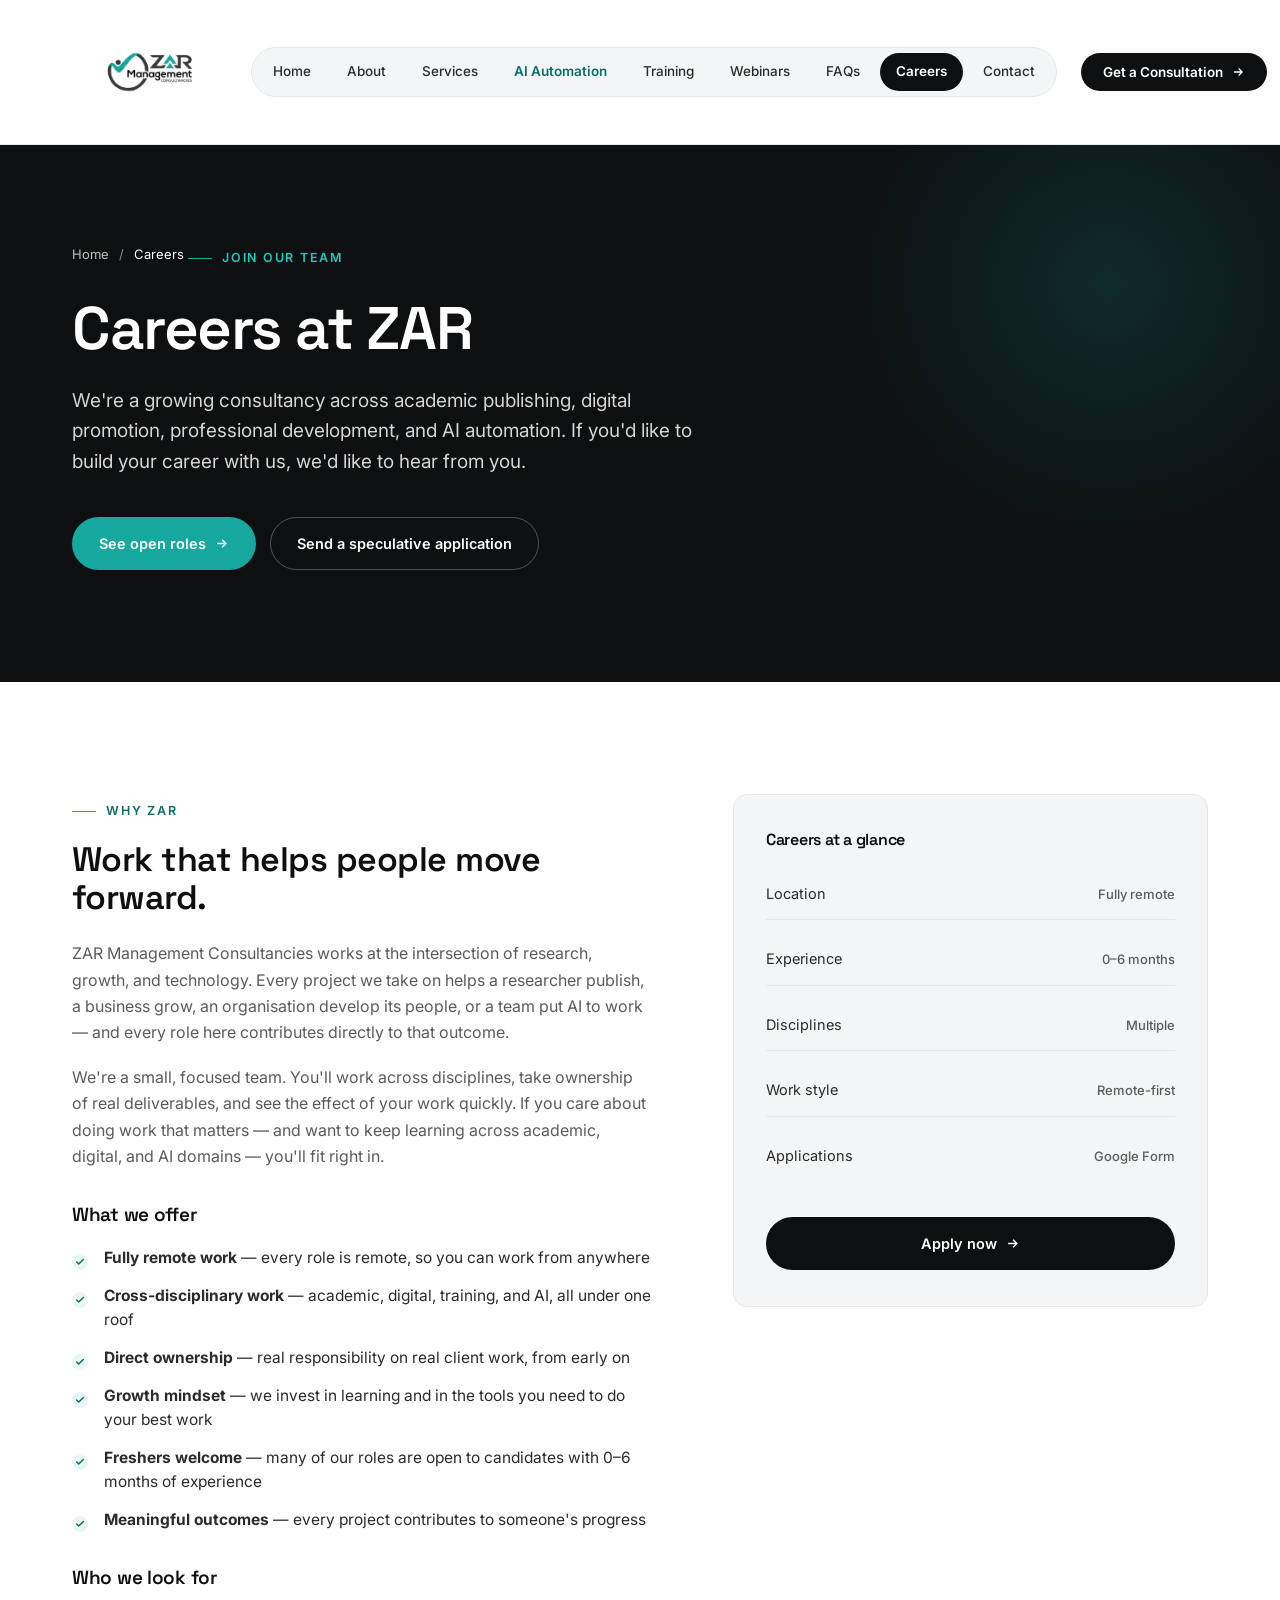
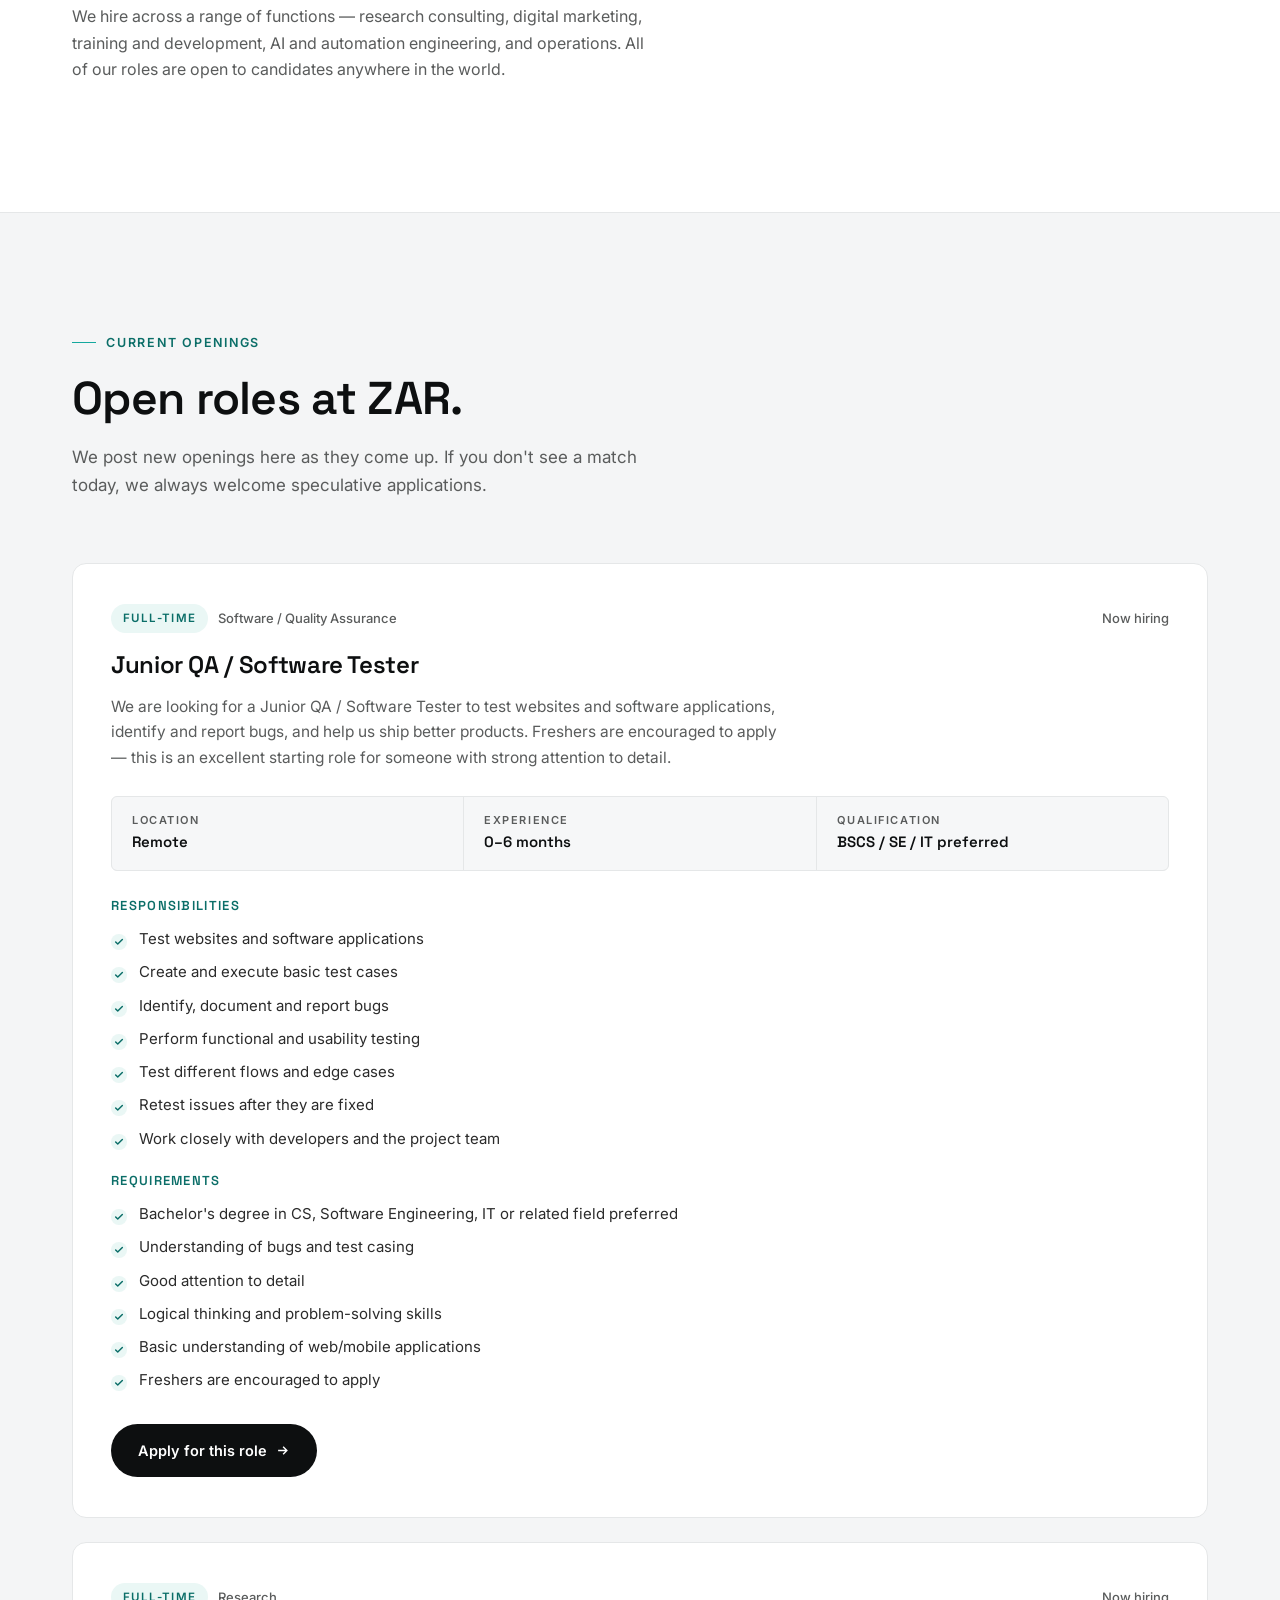
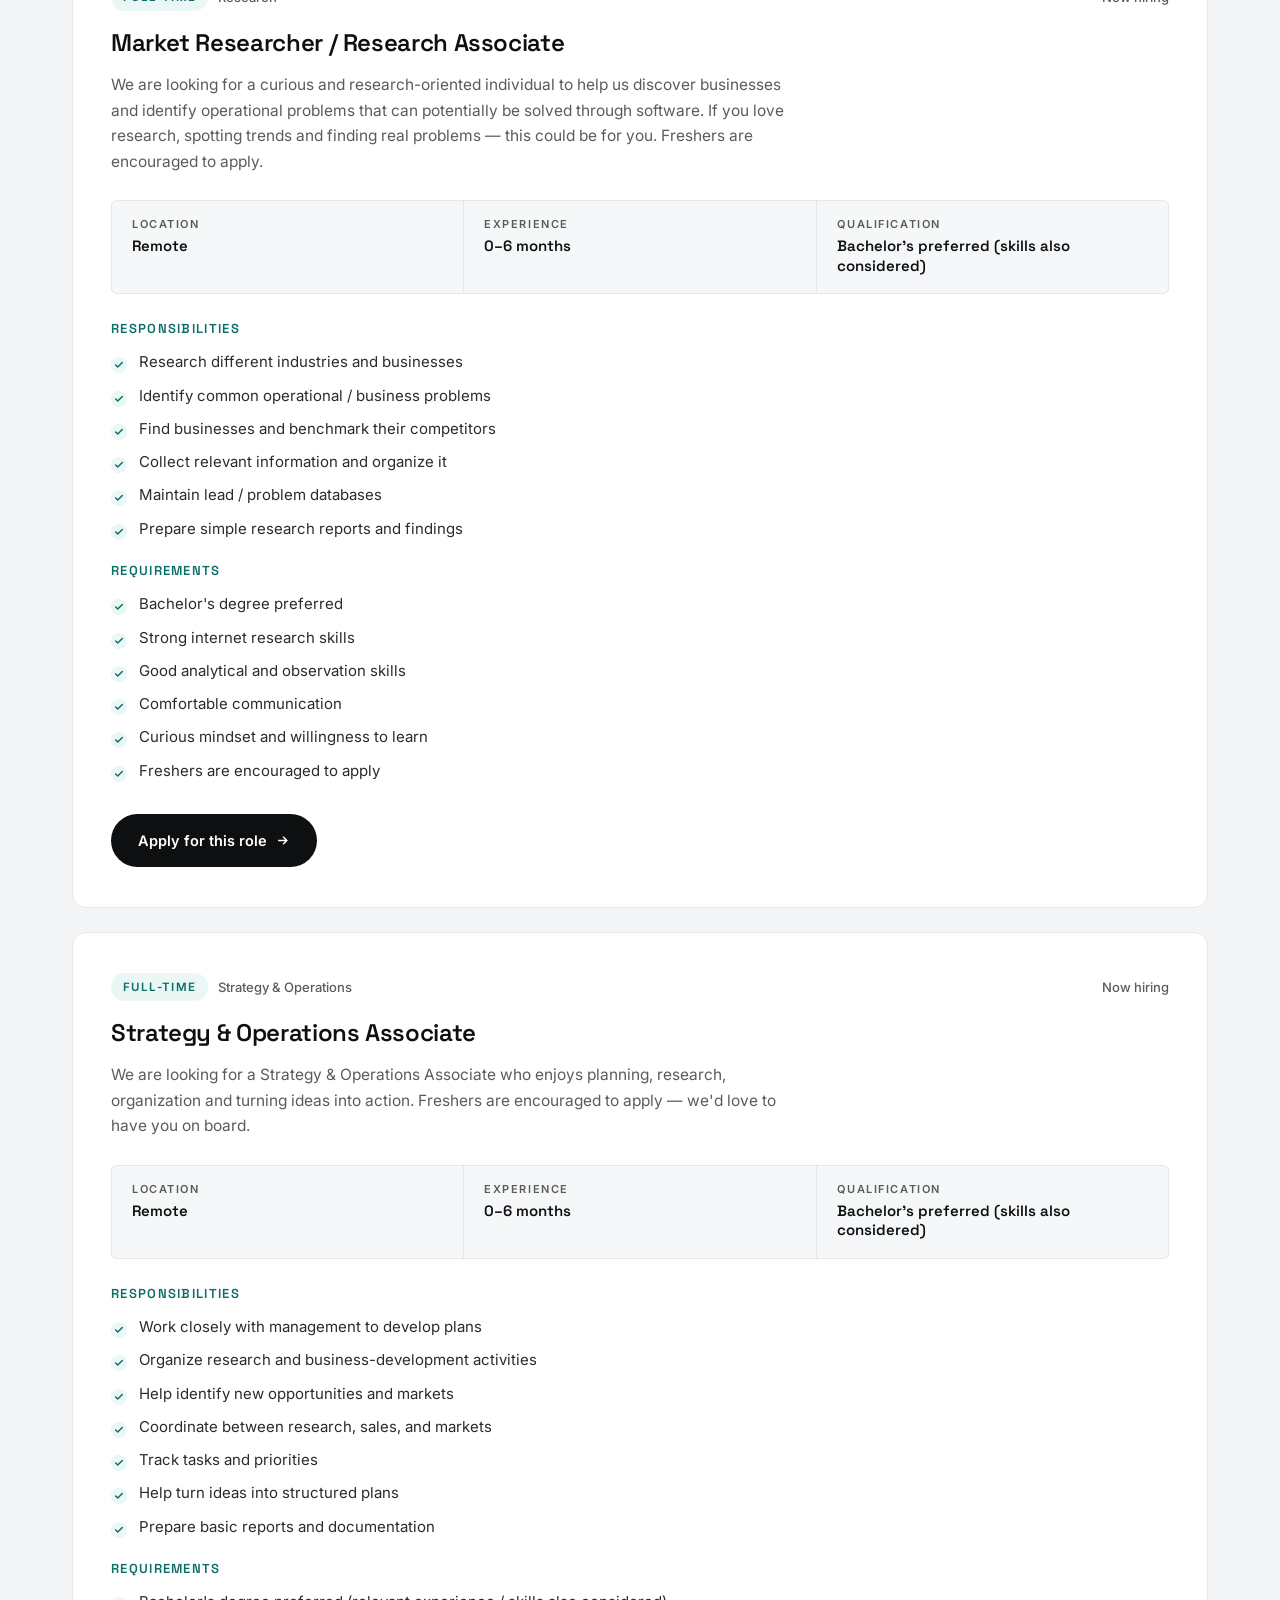
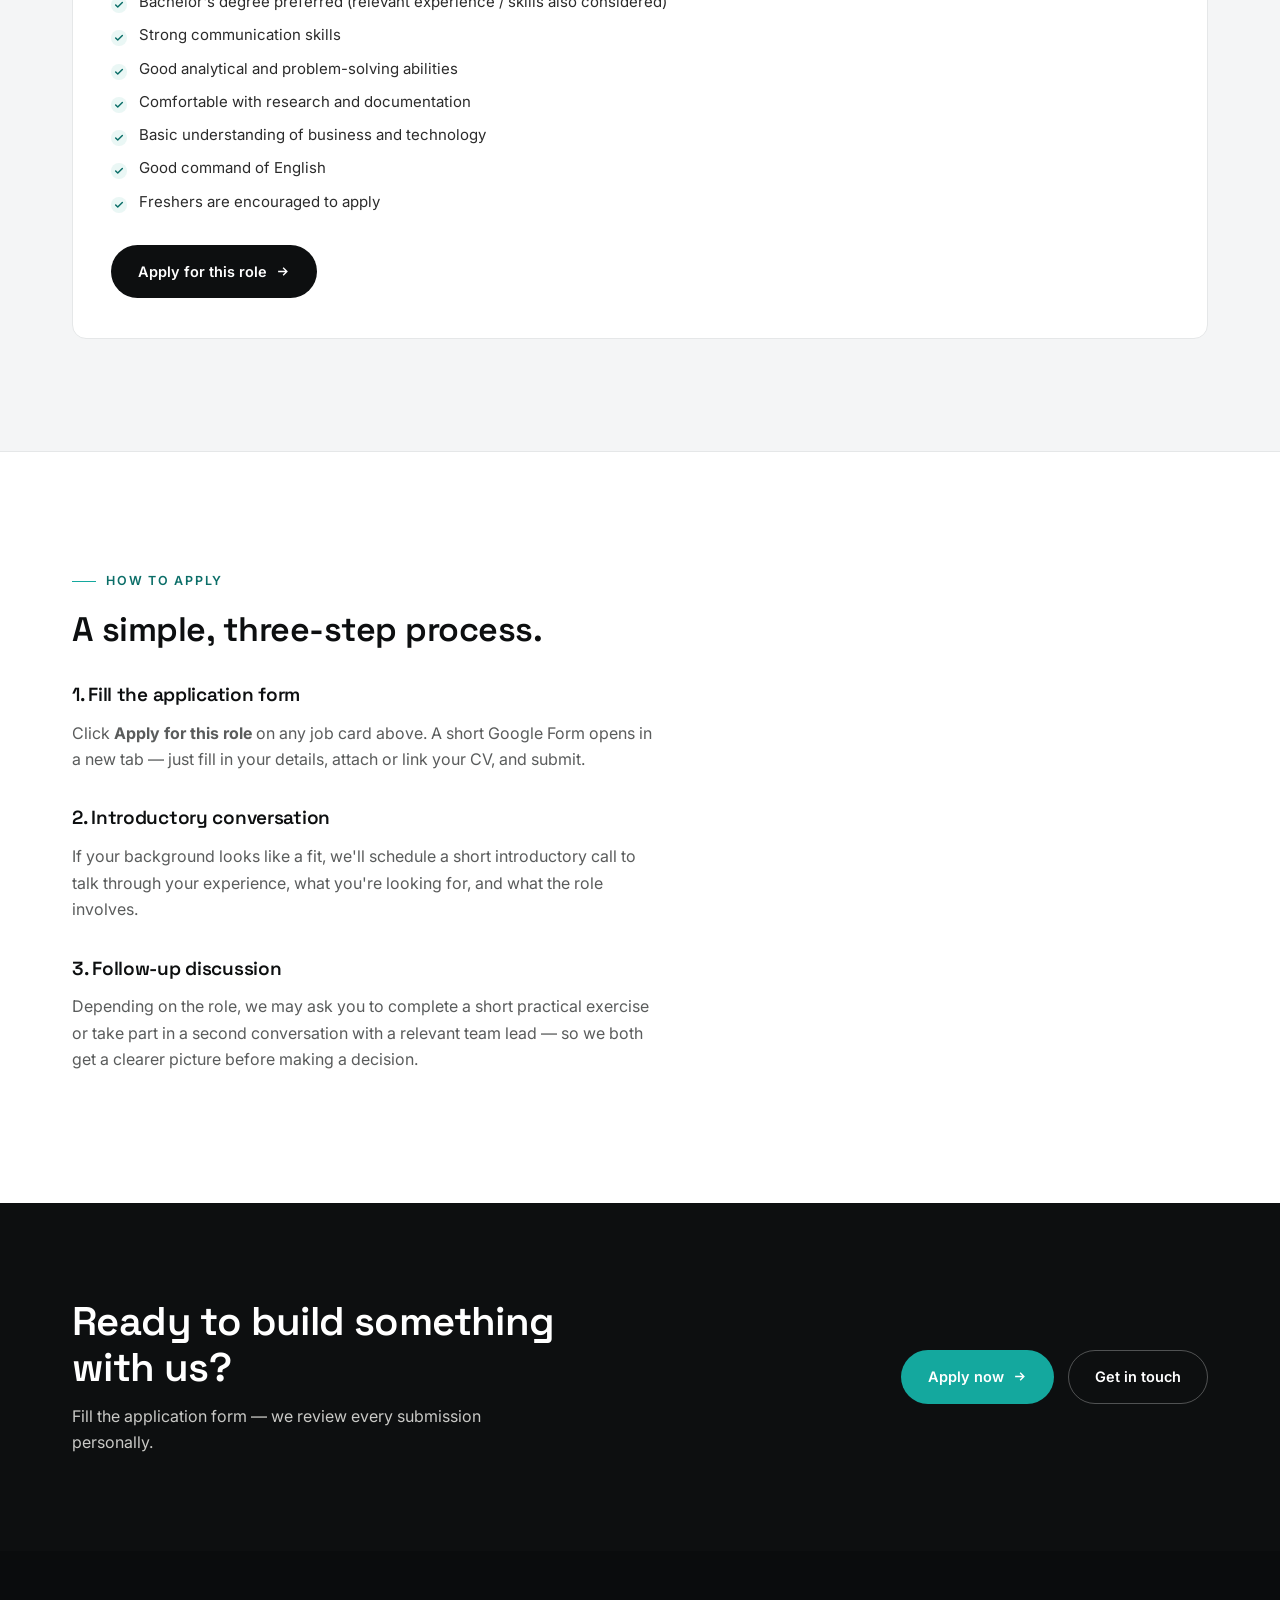
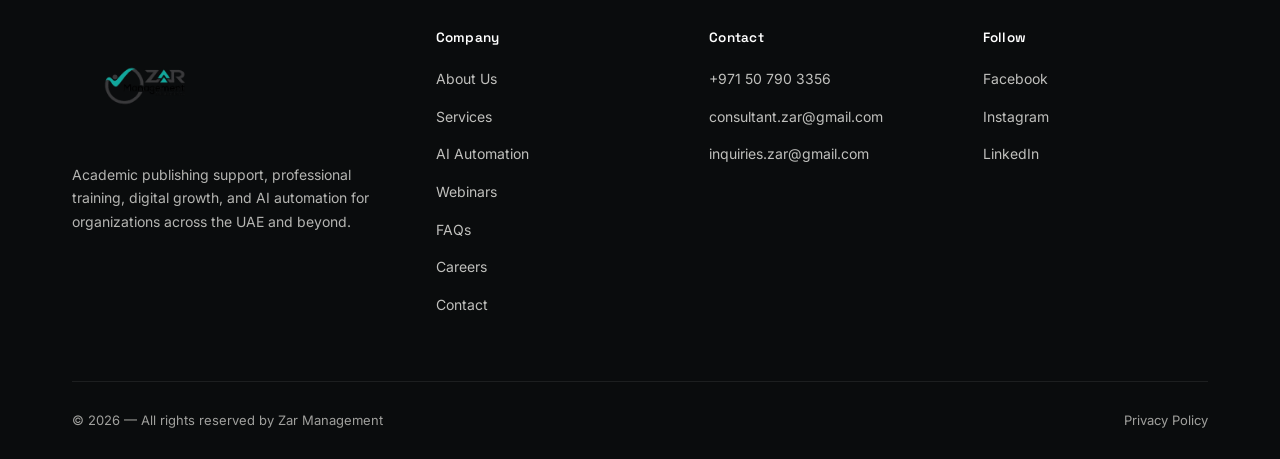
<file: careers.html>
<!DOCTYPE html>
<html lang="en">
<head>
<meta charset="UTF-8">
<meta name="viewport" content="width=device-width, initial-scale=1.0">
<link rel="icon" type="image/png" href="zar-logo.png">
<title>Careers at ZAR — ZAR Management Consultancies</title>
<meta name="description" content="Join ZAR Management Consultancies. Explore remote roles in research, QA, strategy, and operations. Freshers welcome. Apply today.">
<link rel="preconnect" href="https://fonts.googleapis.com">
<link rel="preconnect" href="https://fonts.gstatic.com" crossorigin>
<link rel="preload" as="style" href="https://fonts.googleapis.com/css2?family=Space+Grotesk:wght@400;500;600;700&family=Inter:wght@400;500;600;700&display=swap">
<link rel="stylesheet" href="https://fonts.googleapis.com/css2?family=Space+Grotesk:wght@400;500;600;700&family=Inter:wght@400;500;600;700&display=swap" media="print" onload="this.media='all'">
<noscript><link rel="stylesheet" href="https://fonts.googleapis.com/css2?family=Space+Grotesk:wght@400;500;600;700&family=Inter:wght@400;500;600;700&display=swap"></noscript>
<link rel="stylesheet" href="styles.css">
</head>
<body>

<div class="mobile-drawer" id="mobileDrawer" role="dialog" aria-modal="true" aria-label="Mobile navigation" hidden>
  <button class="drawer-close" onclick="toggleDrawer()" aria-label="Close menu">✕</button>
  <div class="drawer-brand">
    <span class="brand-logo-wrap"><img src="zar-logo.png" alt="ZAR" width="320" height="120"></span>
  </div>
  <a href="index.html">Home</a>
  <a href="index.html#about">About</a>
  <a href="index.html#services">Services</a>
  <a href="index.html#ai-automation" class="ai-link">AI Automation</a>
  <a href="index.html#growth">Training</a>
  <a href="our-webinars.html">Webinars</a>
  <a href="faqs.html">FAQs</a>
  <a href="careers.html">Careers</a>
  <a href="contact.html">Contact</a>
  <button class="drawer-cta" onclick="location.href='contact.html'">Get a Consultation</button>
</div>

<header class="nav">
  <div class="nav-inner">
    <a class="brand" href="index.html" aria-label="ZAR Management Consultancies">
      <span class="brand-logo-wrap"><img src="zar-logo.png" alt="ZAR Management Consultancies" width="320" height="120"></span>
    </a>
    <nav class="links">
      <a href="index.html">Home</a>
      <a href="index.html#about">About</a>
      <a href="index.html#services">Services</a>
      <a href="index.html#ai-automation" class="ai-link">AI Automation</a>
      <a href="index.html#growth">Training</a>
      <a href="our-webinars.html">Webinars</a>
      <a href="faqs.html">FAQs</a>
      <a href="careers.html" class="active">Careers</a>
      <a href="contact.html">Contact</a>
    </nav>
    <button class="nav-cta" onclick="location.href='contact.html'">
      Get a Consultation
      <svg viewBox="0 0 24 24" fill="none" stroke="currentColor" stroke-width="2.2"><path d="M5 12h14M13 6l6 6-6 6"/></svg>
    </button>
    <button class="burger" aria-label="Open navigation menu" aria-expanded="false" aria-controls="mobileDrawer" onclick="toggleDrawer()">
      <span></span><span></span><span></span>
    </button>
  </div>
</header>

<section class="service-hero">
  <div class="wrap">
    <div class="breadcrumb">
      <a href="index.html">Home</a>
      <span>/</span>
      <span style="color:#fff;">Careers</span>
    </div>
    <div class="eyebrow on-dark">Join Our Team</div>
    <h1>Careers at ZAR</h1>
    <p class="lede">We're a growing consultancy across academic publishing, digital promotion, professional development, and AI automation. If you'd like to build your career with us, we'd like to hear from you.</p>
    <div class="btn-row">
      <a href="#openings" class="btn btn-teal">
        See open roles
        <svg viewBox="0 0 24 24" fill="none" stroke="currentColor" stroke-width="2.2"><path d="M5 12h14M13 6l6 6-6 6"/></svg>
      </a>
      <a href="https://docs.google.com/forms/d/e/1FAIpQLScstAG91yryQ_Pg0LYvIO4Tz_8oW_Vz3qoZX7REgNobxKSR2w/viewform" target="_blank" rel="noopener" class="btn btn-ghost">Send a speculative application</a>
    </div>
  </div>
</section>

<section class="service-body">
  <div class="wrap">
    <div class="grid">
      <div>
        <div class="eyebrow">Why ZAR</div>
        <h2>Work that helps people move forward.</h2>
        <p>ZAR Management Consultancies works at the intersection of research, growth, and technology. Every project we take on helps a researcher publish, a business grow, an organisation develop its people, or a team put AI to work — and every role here contributes directly to that outcome.</p>
        <p>We're a small, focused team. You'll work across disciplines, take ownership of real deliverables, and see the effect of your work quickly. If you care about doing work that matters — and want to keep learning across academic, digital, and AI domains — you'll fit right in.</p>

        <h3>What we offer</h3>
        <ul>
          <li><strong>Fully remote work</strong> — every role is remote, so you can work from anywhere</li>
          <li><strong>Cross-disciplinary work</strong> — academic, digital, training, and AI, all under one roof</li>
          <li><strong>Direct ownership</strong> — real responsibility on real client work, from early on</li>
          <li><strong>Growth mindset</strong> — we invest in learning and in the tools you need to do your best work</li>
          <li><strong>Freshers welcome</strong> — many of our roles are open to candidates with 0–6 months of experience</li>
          <li><strong>Meaningful outcomes</strong> — every project contributes to someone's progress</li>
        </ul>

        <h3>Who we look for</h3>
        <p>We hire across a range of functions — research consulting, digital marketing, training and development, AI and automation engineering, and operations. All of our roles are open to candidates anywhere in the world.</p>
      </div>

      <aside class="service-sidebar">
        <h4>Careers at a glance</h4>
        <ul>
          <li>Location <span>Fully remote</span></li>
          <li>Experience <span>0–6 months</span></li>
          <li>Disciplines <span>Multiple</span></li>
          <li>Work style <span>Remote-first</span></li>
          <li>Applications <span>Google Form</span></li>
        </ul>
        <a class="btn btn-primary sidebar-cta" href="https://docs.google.com/forms/d/e/1FAIpQLScstAG91yryQ_Pg0LYvIO4Tz_8oW_Vz3qoZX7REgNobxKSR2w/viewform" target="_blank" rel="noopener">
          Apply now
          <svg viewBox="0 0 24 24" fill="none" stroke="currentColor" stroke-width="2.2"><path d="M5 12h14M13 6l6 6-6 6"/></svg>
        </a>
      </aside>
    </div>
  </div>
</section>

<section class="openings" id="openings">
  <div class="wrap">
    <div class="section-head">
      <div class="eyebrow">Current Openings</div>
      <h2>Open roles at ZAR.</h2>
      <p>We post new openings here as they come up. If you don't see a match today, we always welcome speculative applications.</p>
    </div>

    <div class="job-list">

      <div class="job-card">
        <div class="job-header">
          <div class="job-header-main">
            <span class="job-tag">Full-time</span>
            <span class="job-dept">Software / Quality Assurance</span>
          </div>
          <span class="job-posted">Now hiring</span>
        </div>
        <h3 class="job-title">Junior QA / Software Tester</h3>
        <p class="job-summary">We are looking for a Junior QA / Software Tester to test websites and software applications, identify and report bugs, and help us ship better products. Freshers are encouraged to apply — this is an excellent starting role for someone with strong attention to detail.</p>

        <div class="job-meta">
          <div class="job-meta-item"><span class="job-meta-label">Location</span><span class="job-meta-value">Remote</span></div>
          <div class="job-meta-item"><span class="job-meta-label">Experience</span><span class="job-meta-value">0–6 months</span></div>
          <div class="job-meta-item"><span class="job-meta-label">Qualification</span><span class="job-meta-value">BSCS / SE / IT preferred</span></div>
        </div>

        <div class="job-section">
          <h4>Responsibilities</h4>
          <ul>
            <li>Test websites and software applications</li>
            <li>Create and execute basic test cases</li>
            <li>Identify, document and report bugs</li>
            <li>Perform functional and usability testing</li>
            <li>Test different flows and edge cases</li>
            <li>Retest issues after they are fixed</li>
            <li>Work closely with developers and the project team</li>
          </ul>
        </div>

        <div class="job-section">
          <h4>Requirements</h4>
          <ul>
            <li>Bachelor's degree in CS, Software Engineering, IT or related field preferred</li>
            <li>Understanding of bugs and test casing</li>
            <li>Good attention to detail</li>
            <li>Logical thinking and problem-solving skills</li>
            <li>Basic understanding of web/mobile applications</li>
            <li>Freshers are encouraged to apply</li>
          </ul>
        </div>

        <a class="btn btn-primary" href="https://docs.google.com/forms/d/e/1FAIpQLScstAG91yryQ_Pg0LYvIO4Tz_8oW_Vz3qoZX7REgNobxKSR2w/viewform" target="_blank" rel="noopener">
          Apply for this role
          <svg viewBox="0 0 24 24" fill="none" stroke="currentColor" stroke-width="2.2"><path d="M5 12h14M13 6l6 6-6 6"/></svg>
        </a>
      </div>

      <div class="job-card">
        <div class="job-header">
          <div class="job-header-main">
            <span class="job-tag">Full-time</span>
            <span class="job-dept">Research</span>
          </div>
          <span class="job-posted">Now hiring</span>
        </div>
        <h3 class="job-title">Market Researcher / Research Associate</h3>
        <p class="job-summary">We are looking for a curious and research-oriented individual to help us discover businesses and identify operational problems that can potentially be solved through software. If you love research, spotting trends and finding real problems — this could be for you. Freshers are encouraged to apply.</p>

        <div class="job-meta">
          <div class="job-meta-item"><span class="job-meta-label">Location</span><span class="job-meta-value">Remote</span></div>
          <div class="job-meta-item"><span class="job-meta-label">Experience</span><span class="job-meta-value">0–6 months</span></div>
          <div class="job-meta-item"><span class="job-meta-label">Qualification</span><span class="job-meta-value">Bachelor's preferred (skills also considered)</span></div>
        </div>

        <div class="job-section">
          <h4>Responsibilities</h4>
          <ul>
            <li>Research different industries and businesses</li>
            <li>Identify common operational / business problems</li>
            <li>Find businesses and benchmark their competitors</li>
            <li>Collect relevant information and organize it</li>
            <li>Maintain lead / problem databases</li>
            <li>Prepare simple research reports and findings</li>
          </ul>
        </div>

        <div class="job-section">
          <h4>Requirements</h4>
          <ul>
            <li>Bachelor's degree preferred</li>
            <li>Strong internet research skills</li>
            <li>Good analytical and observation skills</li>
            <li>Comfortable communication</li>
            <li>Curious mindset and willingness to learn</li>
            <li>Freshers are encouraged to apply</li>
          </ul>
        </div>

        <a class="btn btn-primary" href="https://docs.google.com/forms/d/e/1FAIpQLScstAG91yryQ_Pg0LYvIO4Tz_8oW_Vz3qoZX7REgNobxKSR2w/viewform" target="_blank" rel="noopener">
          Apply for this role
          <svg viewBox="0 0 24 24" fill="none" stroke="currentColor" stroke-width="2.2"><path d="M5 12h14M13 6l6 6-6 6"/></svg>
        </a>
      </div>

      <div class="job-card">
        <div class="job-header">
          <div class="job-header-main">
            <span class="job-tag">Full-time</span>
            <span class="job-dept">Strategy &amp; Operations</span>
          </div>
          <span class="job-posted">Now hiring</span>
        </div>
        <h3 class="job-title">Strategy &amp; Operations Associate</h3>
        <p class="job-summary">We are looking for a Strategy &amp; Operations Associate who enjoys planning, research, organization and turning ideas into action. Freshers are encouraged to apply — we'd love to have you on board.</p>

        <div class="job-meta">
          <div class="job-meta-item"><span class="job-meta-label">Location</span><span class="job-meta-value">Remote</span></div>
          <div class="job-meta-item"><span class="job-meta-label">Experience</span><span class="job-meta-value">0–6 months</span></div>
          <div class="job-meta-item"><span class="job-meta-label">Qualification</span><span class="job-meta-value">Bachelor's preferred (skills also considered)</span></div>
        </div>

        <div class="job-section">
          <h4>Responsibilities</h4>
          <ul>
            <li>Work closely with management to develop plans</li>
            <li>Organize research and business-development activities</li>
            <li>Help identify new opportunities and markets</li>
            <li>Coordinate between research, sales, and markets</li>
            <li>Track tasks and priorities</li>
            <li>Help turn ideas into structured plans</li>
            <li>Prepare basic reports and documentation</li>
          </ul>
        </div>

        <div class="job-section">
          <h4>Requirements</h4>
          <ul>
            <li>Bachelor's degree preferred (relevant experience / skills also considered)</li>
            <li>Strong communication skills</li>
            <li>Good analytical and problem-solving abilities</li>
            <li>Comfortable with research and documentation</li>
            <li>Basic understanding of business and technology</li>
            <li>Good command of English</li>
            <li>Freshers are encouraged to apply</li>
          </ul>
        </div>

        <a class="btn btn-primary" href="https://docs.google.com/forms/d/e/1FAIpQLScstAG91yryQ_Pg0LYvIO4Tz_8oW_Vz3qoZX7REgNobxKSR2w/viewform" target="_blank" rel="noopener">
          Apply for this role
          <svg viewBox="0 0 24 24" fill="none" stroke="currentColor" stroke-width="2.2"><path d="M5 12h14M13 6l6 6-6 6"/></svg>
        </a>
      </div>

    </div>
  </div>
</section>

<section class="service-body">
  <div class="wrap">
    <div class="grid">
      <div>
        <div class="eyebrow">How to Apply</div>
        <h2>A simple, three-step process.</h2>

        <h3>1. Fill the application form</h3>
        <p>Click <strong>Apply for this role</strong> on any job card above. A short Google Form opens in a new tab — just fill in your details, attach or link your CV, and submit.</p>

        <h3>2. Introductory conversation</h3>
        <p>If your background looks like a fit, we'll schedule a short introductory call to talk through your experience, what you're looking for, and what the role involves.</p>

        <h3>3. Follow-up discussion</h3>
        <p>Depending on the role, we may ask you to complete a short practical exercise or take part in a second conversation with a relevant team lead — so we both get a clearer picture before making a decision.</p>
      </div>
    </div>
  </div>
</section>

<section class="service-cta">
  <div class="wrap">
    <div>
      <h2>Ready to build something with us?</h2>
      <p>Fill the application form — we review every submission personally.</p>
    </div>
    <div class="cta-group">
      <a class="btn btn-teal" href="https://docs.google.com/forms/d/e/1FAIpQLScstAG91yryQ_Pg0LYvIO4Tz_8oW_Vz3qoZX7REgNobxKSR2w/viewform" target="_blank" rel="noopener">
        Apply now
        <svg viewBox="0 0 24 24" fill="none" stroke="currentColor" stroke-width="2.2"><path d="M5 12h14M13 6l6 6-6 6"/></svg>
      </a>
      <a href="contact.html" class="btn btn-ghost">Get in touch</a>
    </div>
  </div>
</section>

<footer>
  <div class="wrap">
    <div class="foot-grid">
      <div>
        <a class="brand" href="index.html" aria-label="ZAR Management Consultancies">
          <span class="brand-logo-wrap"><img src="zar-logo.png" alt="ZAR Management Consultancies" width="320" height="120"></span>
        </a>
        <p class="tag">Academic publishing support, professional training, digital growth, and AI automation for organizations across the UAE and beyond.</p>
      </div>
      <div>
        <h4>Company</h4>
        <ul>
          <li><a href="index.html#about">About Us</a></li>
          <li><a href="index.html#services">Services</a></li>
          <li><a href="index.html#ai-automation">AI Automation</a></li>
          <li><a href="our-webinars.html">Webinars</a></li>
          <li><a href="faqs.html">FAQs</a></li>
          <li><a href="careers.html">Careers</a></li>
          <li><a href="contact.html">Contact</a></li>
        </ul>
      </div>
      <div>
        <h4>Contact</h4>
        <ul>
          <li><a href="tel:+971507903356">+971 50 790 3356</a></li>
          <li><a href="mailto:consultant.zar@gmail.com">consultant.zar@gmail.com</a></li>
          <li><a href="mailto:inquiries.zar@gmail.com">inquiries.zar@gmail.com</a></li>
        </ul>
      </div>
      <div>
        <h4>Follow</h4>
        <ul>
          <li><a href="https://www.facebook.com/profile.php?id=61575721076729">Facebook</a></li>
          <li><a href="https://www.instagram.com/zar_management_consultancies">Instagram</a></li>
          <li><a href="https://www.linkedin.com/company/zar-management-consultancies/">LinkedIn</a></li>
        </ul>
      </div>
    </div>
    <div class="foot-bottom">
      <span>© 2026 — All rights reserved by Zar Management</span>
      <a href="privacy-policy.html">Privacy Policy</a>
    </div>
  </div>
</footer>

<script>
function toggleDrawer(){
  var d = document.getElementById('mobileDrawer');
  var open = d.classList.toggle('open');
  d.hidden = !open;
  var b = document.querySelector('.burger');
  if(b) b.setAttribute('aria-expanded', open ? 'true' : 'false');
  document.body.style.overflow = open ? 'hidden' : '';
}
</script>

<!-- ZAR Assistant Chatbot -->
<script>
(function(){
  if(!window.chatbase || window.chatbase("getState") !== "initialized"){
    window.chatbase = function(){
      if(!window.chatbase.q){ window.chatbase.q = []; }
      window.chatbase.q.push(Array.prototype.slice.call(arguments));
    };
    window.chatbase = new Proxy(window.chatbase, {
      get: function(target, prop){
        if(prop === "q"){ return target.q; }
        return function(){ return target.apply(null, arguments); };
      }
    });
  }
  var onLoad = function(){
    var script = document.createElement("script");
    script.src = "https://www.chatbase.co/embed.min.js";
    script.id = "fcKKKi-2BwnIKSpC3pAE8";
    script.domain = "www.chatbase.co";
    document.body.appendChild(script);
  };
  if(document.readyState === "complete"){ onLoad(); }
  else { window.addEventListener("load", onLoad); }
})();
</script>
</body>
</html>
</file>
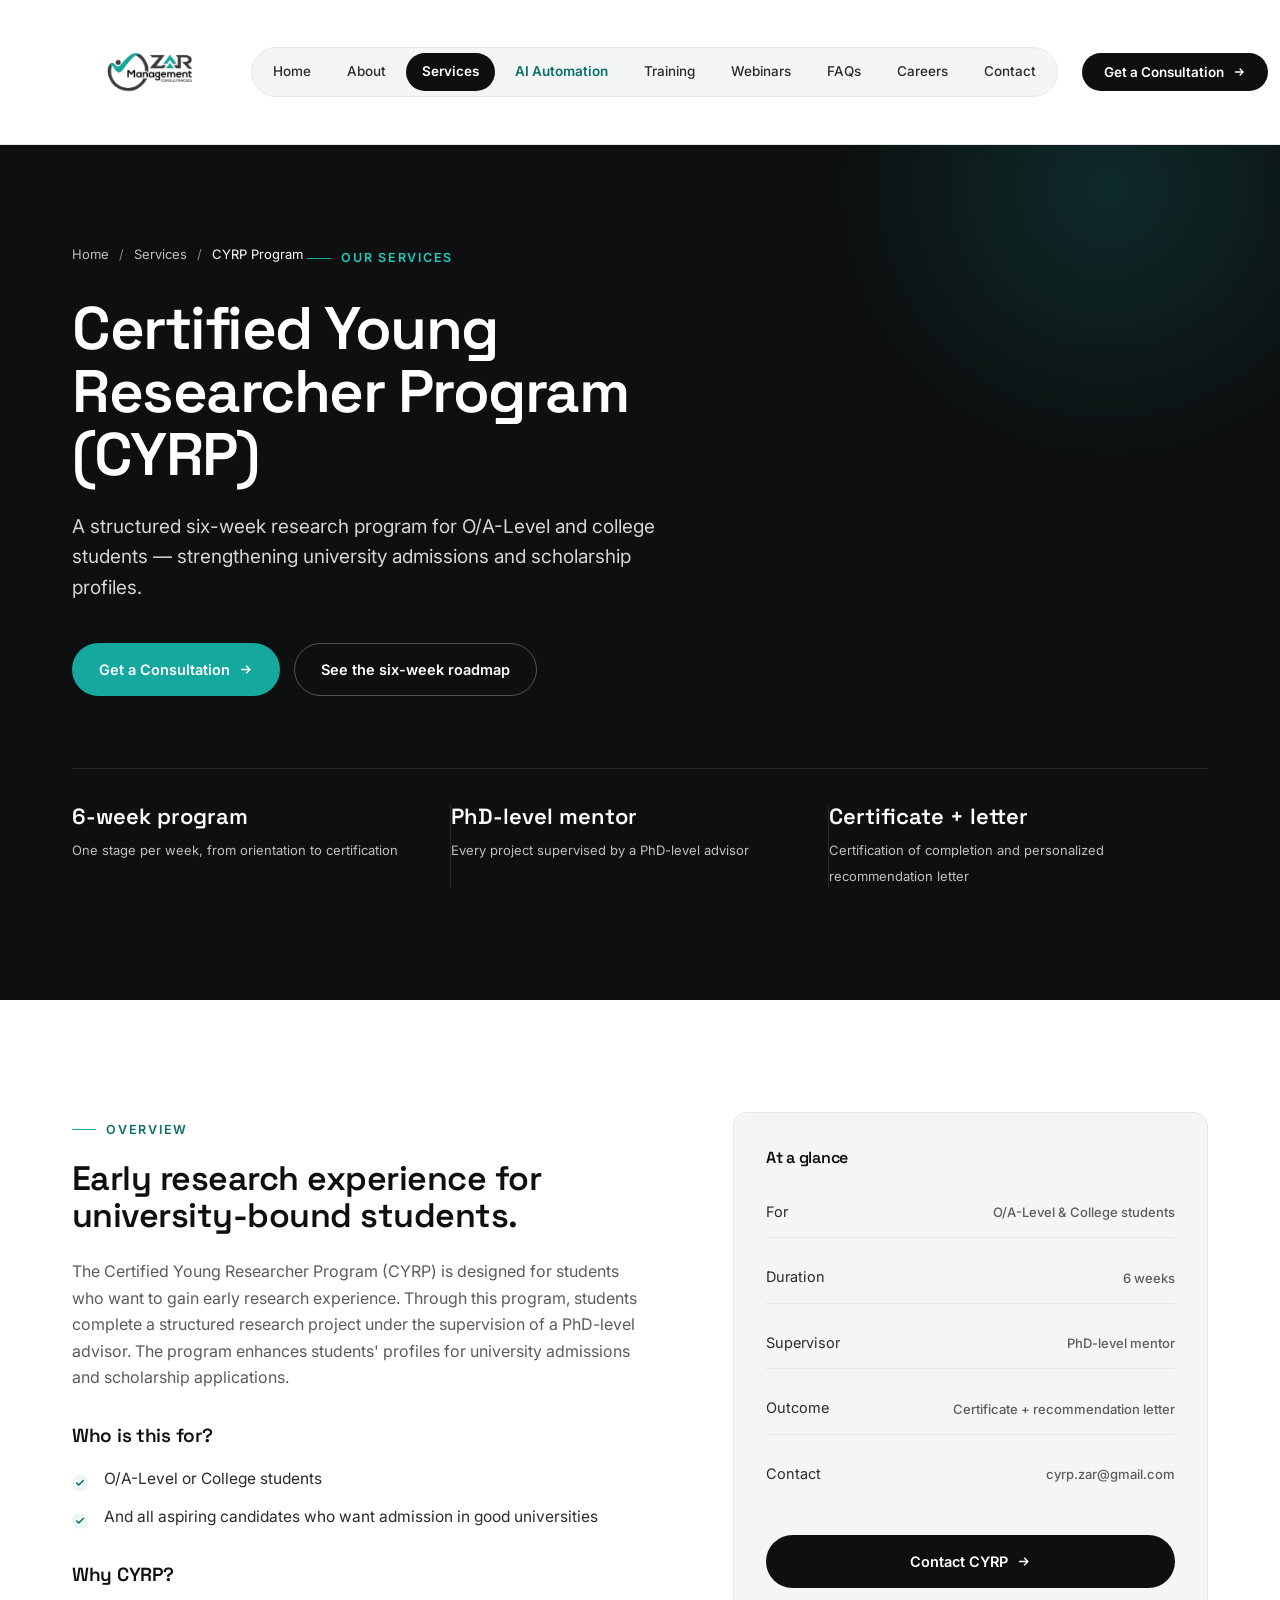
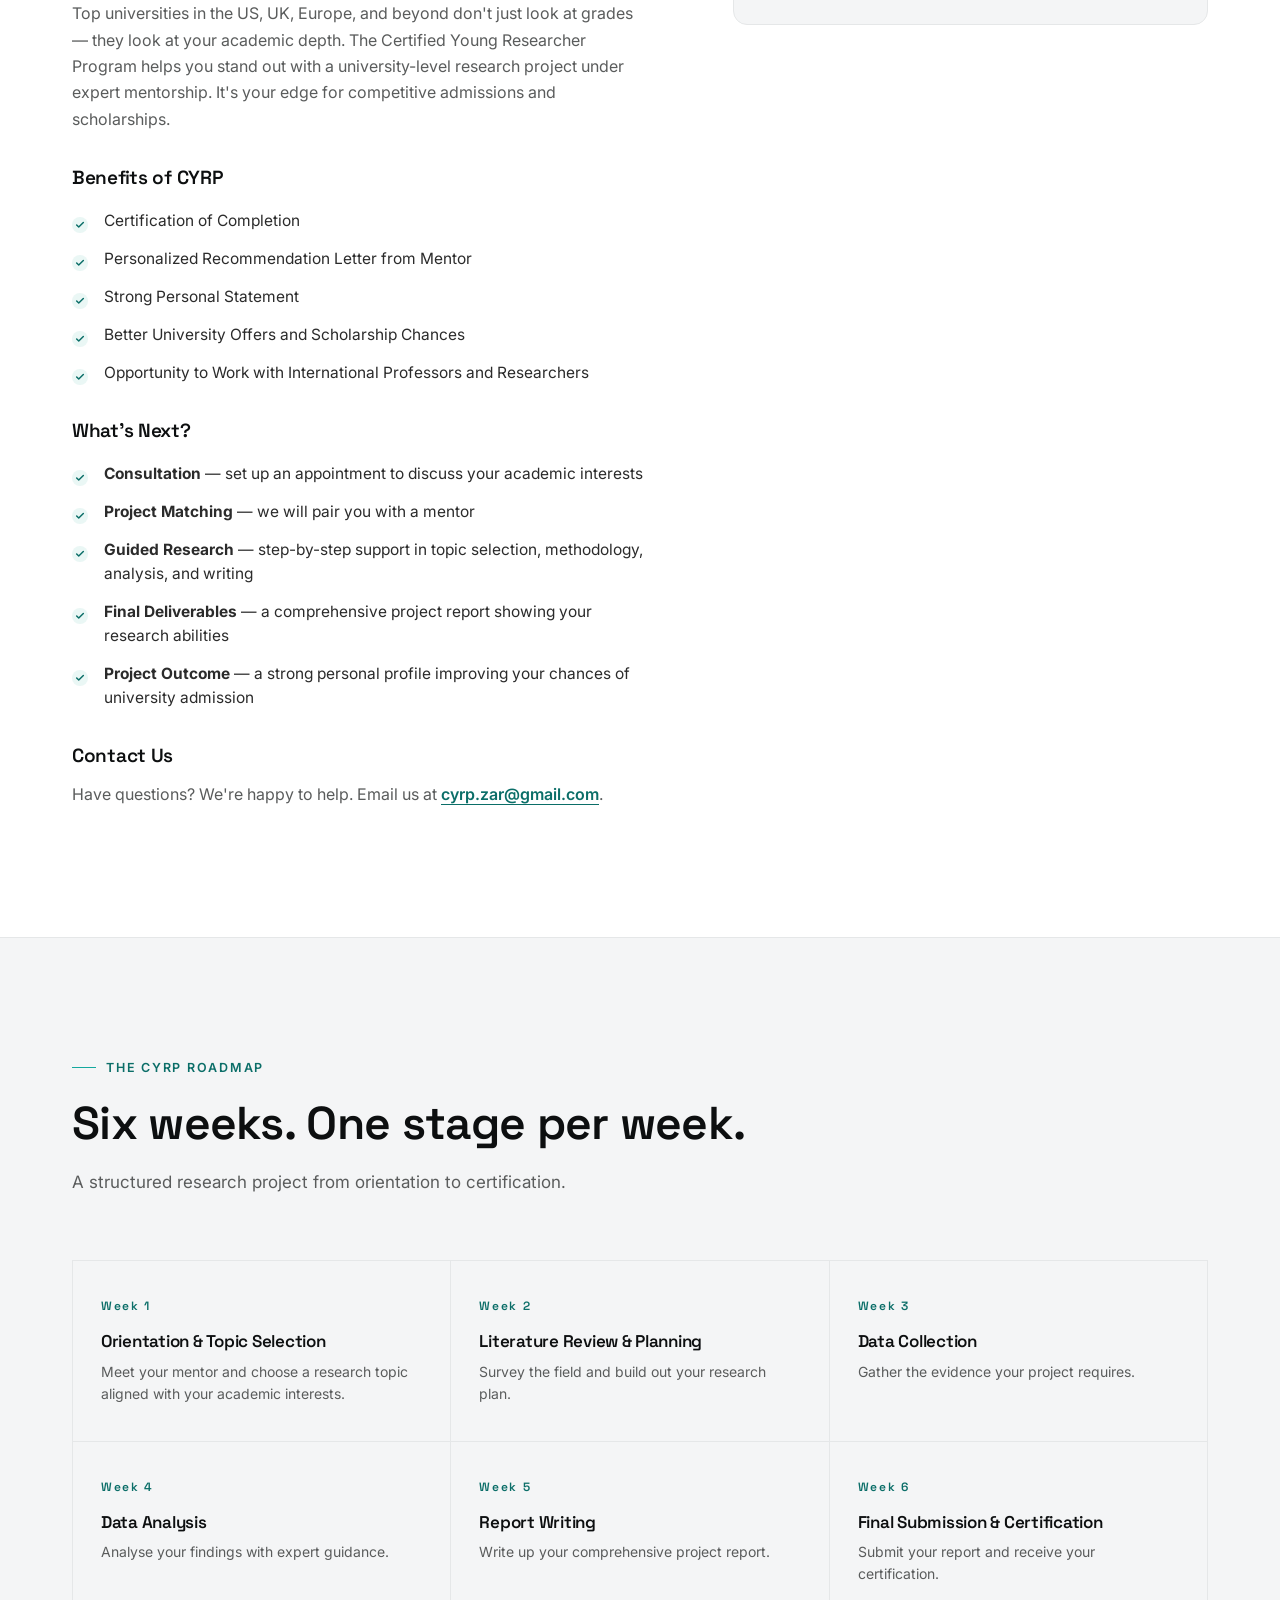
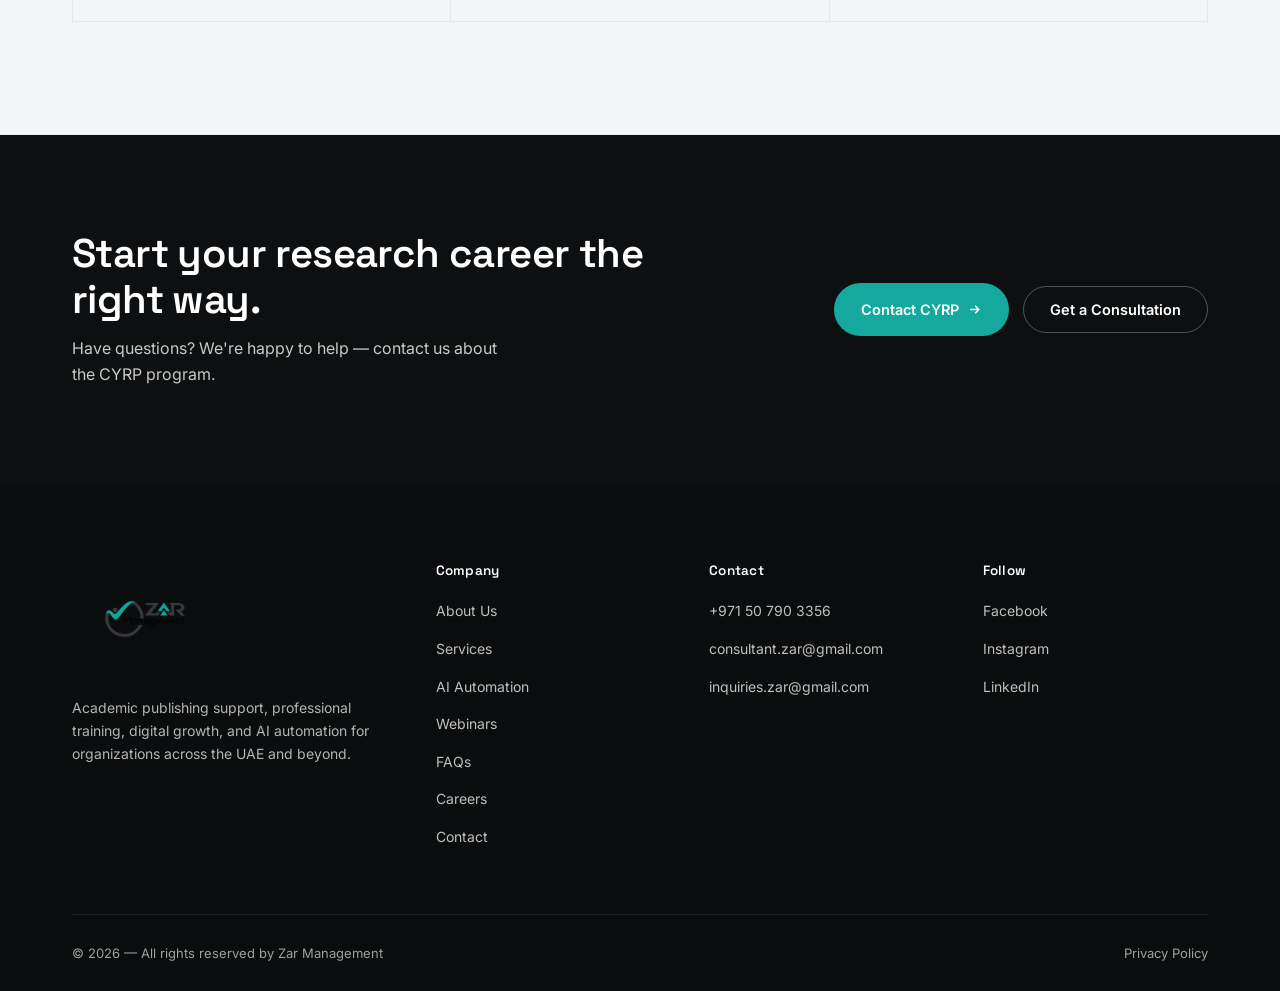
<file: certified-young-researcher-program-cyrp.html>
<!DOCTYPE html>
<html lang="en">
<head>
<meta charset="UTF-8">
<meta name="viewport" content="width=device-width, initial-scale=1.0">
<link rel="icon" type="image/png" href="zar-logo.png">
<title>Certified Young Researcher Program (CYRP) — ZAR Management Consultancies</title>
<meta name="description" content="A six-week research program for O/A-Level and college students — strengthening university admissions and scholarship profiles with PhD-level mentorship.">
<link rel="preconnect" href="https://fonts.googleapis.com">
<link rel="preconnect" href="https://fonts.gstatic.com" crossorigin>
<link rel="preload" as="style" href="https://fonts.googleapis.com/css2?family=Space+Grotesk:wght@400;500;600;700&family=Inter:wght@400;500;600;700&display=swap">
<link rel="stylesheet" href="https://fonts.googleapis.com/css2?family=Space+Grotesk:wght@400;500;600;700&family=Inter:wght@400;500;600;700&display=swap" media="print" onload="this.media='all'">
<noscript><link rel="stylesheet" href="https://fonts.googleapis.com/css2?family=Space+Grotesk:wght@400;500;600;700&family=Inter:wght@400;500;600;700&display=swap"></noscript>
<link rel="stylesheet" href="styles.css">
</head>
<body>

<div class="mobile-drawer" id="mobileDrawer" role="dialog" aria-modal="true" aria-label="Mobile navigation" hidden>
  <button class="drawer-close" onclick="toggleDrawer()" aria-label="Close menu">✕</button>
  <div class="drawer-brand">
    <span class="brand-logo-wrap"><img src="zar-logo.png" alt="ZAR" width="320" height="120"></span>
  </div>
  <a href="index.html">Home</a>
  <a href="index.html#about">About</a>
  <a href="index.html#services">Services</a>
  <a href="index.html#ai-automation" class="ai-link">AI Automation</a>
  <a href="index.html#growth">Training</a>
  <a href="our-webinars.html">Webinars</a>
  <a href="faqs.html">FAQs</a>
  <a href="careers.html">Careers</a>
  <a href="contact.html">Contact</a>
  <button class="drawer-cta" onclick="location.href='contact.html'">Get a Consultation</button>
</div>

<header class="nav">
  <div class="nav-inner">
    <a class="brand" href="index.html" aria-label="ZAR Management Consultancies">
      <span class="brand-logo-wrap"><img src="zar-logo.png" alt="ZAR Management Consultancies" width="320" height="120"></span>
    </a>
    <nav class="links">
      <a href="index.html">Home</a>
      <a href="index.html#about">About</a>
      <a href="index.html#services" class="active">Services</a>
      <a href="index.html#ai-automation" class="ai-link">AI Automation</a>
      <a href="index.html#growth">Training</a>
      <a href="our-webinars.html">Webinars</a>
      <a href="faqs.html">FAQs</a>
      <a href="careers.html">Careers</a>
      <a href="contact.html">Contact</a>
    </nav>
    <button class="nav-cta" onclick="location.href='contact.html'">
      Get a Consultation
      <svg viewBox="0 0 24 24" fill="none" stroke="currentColor" stroke-width="2.2"><path d="M5 12h14M13 6l6 6-6 6"/></svg>
    </button>
    <button class="burger" aria-label="Open navigation menu" aria-expanded="false" aria-controls="mobileDrawer" onclick="toggleDrawer()">
      <span></span><span></span><span></span>
    </button>
  </div>
</header>

<section class="service-hero">
  <div class="wrap">
    <div class="breadcrumb">
      <a href="index.html">Home</a>
      <span>/</span>
      <a href="index.html#services">Services</a>
      <span>/</span>
      <span style="color:#fff;">CYRP Program</span>
    </div>
    <div class="eyebrow on-dark">Our Services</div>
    <h1>Certified Young Researcher Program (CYRP)</h1>
    <p class="lede">A structured six-week research program for O/A-Level and college students — strengthening university admissions and scholarship profiles.</p>
    <div class="btn-row">
      <button class="btn btn-teal" onclick="location.href='contact.html'">
        Get a Consultation
        <svg viewBox="0 0 24 24" fill="none" stroke="currentColor" stroke-width="2.2"><path d="M5 12h14M13 6l6 6-6 6"/></svg>
      </button>
      <a href="#process" class="btn btn-ghost">See the six-week roadmap</a>
    </div>
    <div class="meta-grid">
      <div class="meta-item"><b>6-week program</b><span>One stage per week, from orientation to certification</span></div>
      <div class="meta-item"><b>PhD-level mentor</b><span>Every project supervised by a PhD-level advisor</span></div>
      <div class="meta-item"><b>Certificate + letter</b><span>Certification of completion and personalized recommendation letter</span></div>
    </div>
  </div>
</section>

<section class="service-body">
  <div class="wrap">
    <div class="grid">
      <div>
        <div class="eyebrow">Overview</div>
        <h2>Early research experience for university-bound students.</h2>
        <p>The Certified Young Researcher Program (CYRP) is designed for students who want to gain early research experience. Through this program, students complete a structured research project under the supervision of a PhD-level advisor. The program enhances students' profiles for university admissions and scholarship applications.</p>

        <h3>Who is this for?</h3>
        <ul>
          <li>O/A-Level or College students</li>
          <li>And all aspiring candidates who want admission in good universities</li>
        </ul>

        <h3>Why CYRP?</h3>
        <p>Top universities in the US, UK, Europe, and beyond don't just look at grades — they look at your academic depth. The Certified Young Researcher Program helps you stand out with a university-level research project under expert mentorship. It's your edge for competitive admissions and scholarships.</p>

        <h3>Benefits of CYRP</h3>
        <ul>
          <li>Certification of Completion</li>
          <li>Personalized Recommendation Letter from Mentor</li>
          <li>Strong Personal Statement</li>
          <li>Better University Offers and Scholarship Chances</li>
          <li>Opportunity to Work with International Professors and Researchers</li>
        </ul>

        <h3>What's Next?</h3>
        <ul>
          <li><strong>Consultation</strong> — set up an appointment to discuss your academic interests</li>
          <li><strong>Project Matching</strong> — we will pair you with a mentor</li>
          <li><strong>Guided Research</strong> — step-by-step support in topic selection, methodology, analysis, and writing</li>
          <li><strong>Final Deliverables</strong> — a comprehensive project report showing your research abilities</li>
          <li><strong>Project Outcome</strong> — a strong personal profile improving your chances of university admission</li>
        </ul>

        <h3>Contact Us</h3>
        <p>Have questions? We're happy to help. Email us at <a href="mailto:cyrp.zar@gmail.com" style="color:var(--teal-deep);font-weight:600;border-bottom:1.5px solid var(--teal-deep);">cyrp.zar@gmail.com</a>.</p>
      </div>

      <aside class="service-sidebar">
        <h4>At a glance</h4>
        <ul>
          <li>For <span>O/A-Level &amp; College students</span></li>
          <li>Duration <span>6 weeks</span></li>
          <li>Supervisor <span>PhD-level mentor</span></li>
          <li>Outcome <span>Certificate + recommendation letter</span></li>
          <li>Contact <span>cyrp.zar@gmail.com</span></li>
        </ul>
        <a class="btn btn-primary sidebar-cta" href="mailto:cyrp.zar@gmail.com">
          Contact CYRP
          <svg viewBox="0 0 24 24" fill="none" stroke="currentColor" stroke-width="2.2"><path d="M5 12h14M13 6l6 6-6 6"/></svg>
        </a>
      </aside>
    </div>
  </div>
</section>

<section class="service-process" id="process">
  <div class="wrap">
    <div class="section-head">
      <div class="eyebrow">The CYRP Roadmap</div>
      <h2>Six weeks. One stage per week.</h2>
      <p>A structured research project from orientation to certification.</p>
    </div>
    <div class="proc-list proc-list-6">
      <div class="proc-step"><div class="n">Week 1</div><h4>Orientation &amp; Topic Selection</h4><p>Meet your mentor and choose a research topic aligned with your academic interests.</p></div>
      <div class="proc-step"><div class="n">Week 2</div><h4>Literature Review &amp; Planning</h4><p>Survey the field and build out your research plan.</p></div>
      <div class="proc-step"><div class="n">Week 3</div><h4>Data Collection</h4><p>Gather the evidence your project requires.</p></div>
      <div class="proc-step"><div class="n">Week 4</div><h4>Data Analysis</h4><p>Analyse your findings with expert guidance.</p></div>
      <div class="proc-step"><div class="n">Week 5</div><h4>Report Writing</h4><p>Write up your comprehensive project report.</p></div>
      <div class="proc-step"><div class="n">Week 6</div><h4>Final Submission &amp; Certification</h4><p>Submit your report and receive your certification.</p></div>
    </div>
  </div>
</section>

<section class="service-cta">
  <div class="wrap">
    <div>
      <h2>Start your research career the right way.</h2>
      <p>Have questions? We're happy to help — contact us about the CYRP program.</p>
    </div>
    <div class="cta-group">
      <a class="btn btn-teal" href="mailto:cyrp.zar@gmail.com">
        Contact CYRP
        <svg viewBox="0 0 24 24" fill="none" stroke="currentColor" stroke-width="2.2"><path d="M5 12h14M13 6l6 6-6 6"/></svg>
      </a>
      <button class="btn btn-ghost" onclick="location.href='contact.html'">Get a Consultation</button>
    </div>
  </div>
</section>

<footer>
  <div class="wrap">
    <div class="foot-grid">
      <div>
        <a class="brand" href="index.html" aria-label="ZAR Management Consultancies">
          <span class="brand-logo-wrap"><img src="zar-logo.png" alt="ZAR Management Consultancies" width="320" height="120"></span>
        </a>
        <p class="tag">Academic publishing support, professional training, digital growth, and AI automation for organizations across the UAE and beyond.</p>
      </div>
      <div>
        <h4>Company</h4>
        <ul>
          <li><a href="index.html#about">About Us</a></li>
          <li><a href="index.html#services">Services</a></li>
          <li><a href="index.html#ai-automation">AI Automation</a></li>
          <li><a href="our-webinars.html">Webinars</a></li>
          <li><a href="faqs.html">FAQs</a></li>
          <li><a href="careers.html">Careers</a></li>
          <li><a href="contact.html">Contact</a></li>
        </ul>
      </div>
      <div>
        <h4>Contact</h4>
        <ul>
          <li><a href="tel:+971507903356">+971 50 790 3356</a></li>
          <li><a href="mailto:consultant.zar@gmail.com">consultant.zar@gmail.com</a></li>
          <li><a href="mailto:inquiries.zar@gmail.com">inquiries.zar@gmail.com</a></li>
        </ul>
      </div>
      <div>
        <h4>Follow</h4>
        <ul>
          <li><a href="https://www.facebook.com/profile.php?id=61575721076729">Facebook</a></li>
          <li><a href="https://www.instagram.com/zar_management_consultancies">Instagram</a></li>
          <li><a href="https://www.linkedin.com/company/zar-management-consultancies/">LinkedIn</a></li>
        </ul>
      </div>
    </div>
    <div class="foot-bottom">
      <span>© 2026 — All rights reserved by Zar Management</span>
      <a href="privacy-policy.html">Privacy Policy</a>
    </div>
  </div>
</footer>

<script>
function toggleDrawer(){
  var d = document.getElementById('mobileDrawer');
  var open = d.classList.toggle('open');
  d.hidden = !open;
  var b = document.querySelector('.burger');
  if(b) b.setAttribute('aria-expanded', open ? 'true' : 'false');
  document.body.style.overflow = open ? 'hidden' : '';
}
</script>

<!-- ZAR Assistant Chatbot -->
<script>
(function(){
  if(!window.chatbase || window.chatbase("getState") !== "initialized"){
    window.chatbase = function(){
      if(!window.chatbase.q){ window.chatbase.q = []; }
      window.chatbase.q.push(Array.prototype.slice.call(arguments));
    };
    window.chatbase = new Proxy(window.chatbase, {
      get: function(target, prop){
        if(prop === "q"){ return target.q; }
        return function(){ return target.apply(null, arguments); };
      }
    });
  }
  var onLoad = function(){
    var script = document.createElement("script");
    script.src = "https://www.chatbase.co/embed.min.js";
    script.id = "fcKKKi-2BwnIKSpC3pAE8";
    script.domain = "www.chatbase.co";
    document.body.appendChild(script);
  };
  if(document.readyState === "complete"){ onLoad(); }
  else { window.addEventListener("load", onLoad); }
})();
</script>
</body>
</html>
</file>
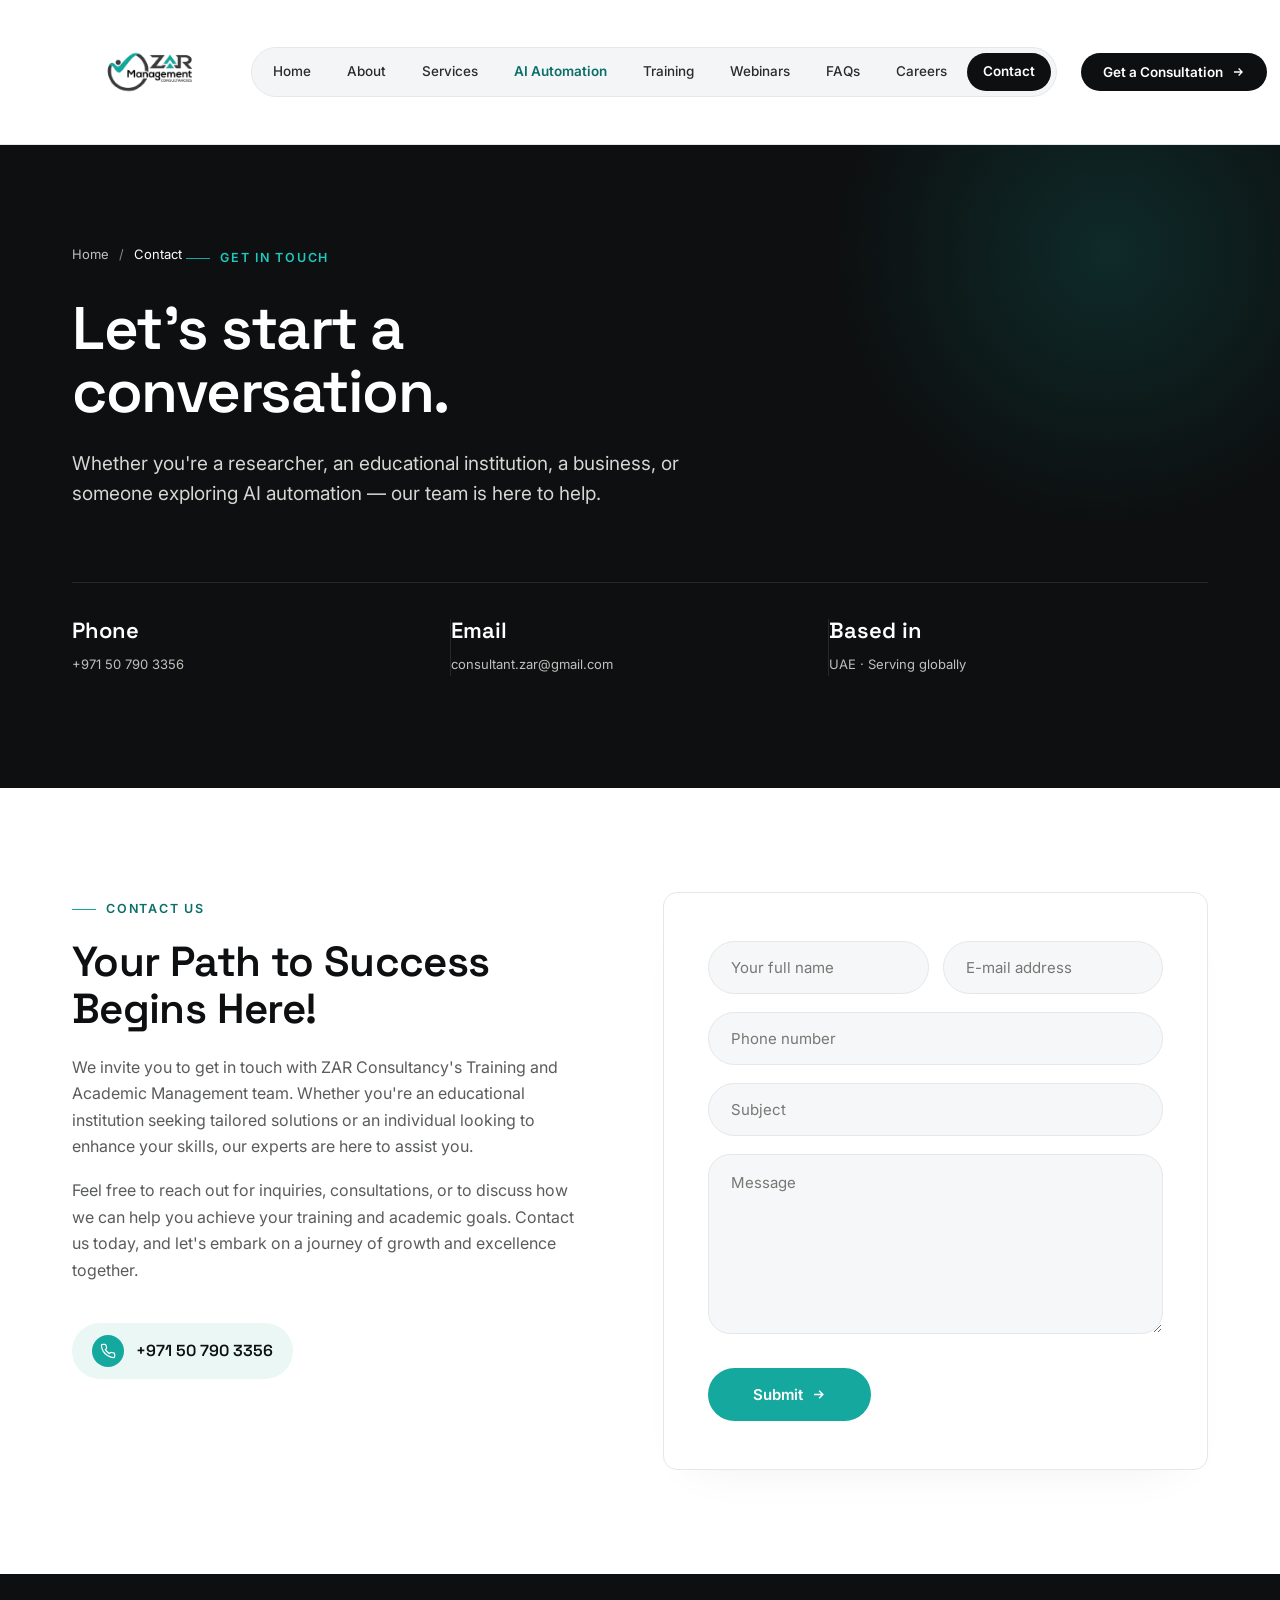
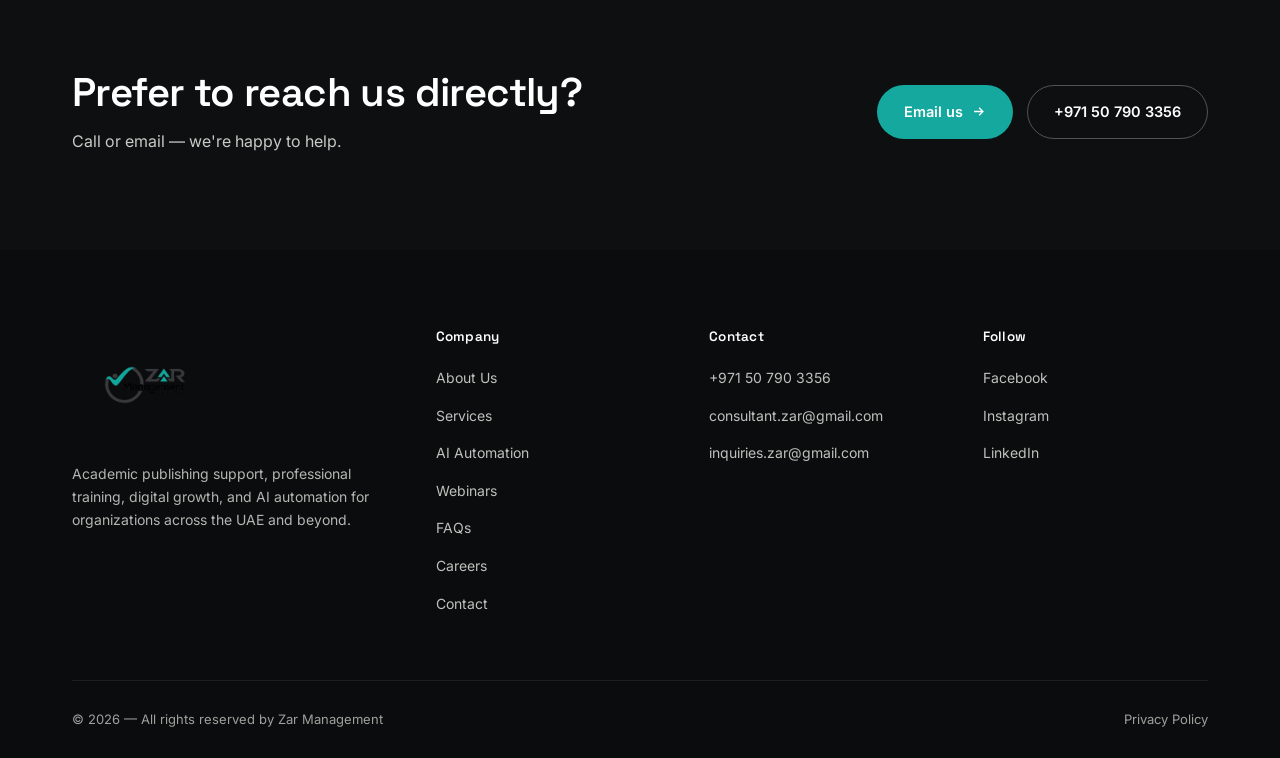
<file: contact.html>
<!DOCTYPE html>
<html lang="en">
<head>
<meta charset="UTF-8">
<meta name="viewport" content="width=device-width, initial-scale=1.0">
<link rel="icon" type="image/png" href="zar-logo.png">
<title>Contact — ZAR Management Consultancies</title>
<meta name="description" content="Contact ZAR Management Consultancies for academic publishing, training, digital growth, and AI automation. Call +971 50 790 3356 or email us today.">
<link rel="preconnect" href="https://fonts.googleapis.com">
<link rel="preconnect" href="https://fonts.gstatic.com" crossorigin>
<link rel="preload" as="style" href="https://fonts.googleapis.com/css2?family=Space+Grotesk:wght@400;500;600;700&family=Inter:wght@400;500;600;700&display=swap">
<link rel="stylesheet" href="https://fonts.googleapis.com/css2?family=Space+Grotesk:wght@400;500;600;700&family=Inter:wght@400;500;600;700&display=swap" media="print" onload="this.media='all'">
<noscript><link rel="stylesheet" href="https://fonts.googleapis.com/css2?family=Space+Grotesk:wght@400;500;600;700&family=Inter:wght@400;500;600;700&display=swap"></noscript>
<link rel="stylesheet" href="styles.css">
</head>
<body>

<div class="mobile-drawer" id="mobileDrawer" role="dialog" aria-modal="true" aria-label="Mobile navigation" hidden>
  <button class="drawer-close" onclick="toggleDrawer()" aria-label="Close menu">✕</button>
  <div class="drawer-brand">
    <span class="brand-logo-wrap"><img src="zar-logo.png" alt="ZAR" width="320" height="120"></span>
  </div>
  <a href="index.html">Home</a>
  <a href="index.html#about">About</a>
  <a href="index.html#services">Services</a>
  <a href="index.html#ai-automation" class="ai-link">AI Automation</a>
  <a href="index.html#growth">Training</a>
  <a href="our-webinars.html">Webinars</a>
  <a href="faqs.html">FAQs</a>
  <a href="careers.html">Careers</a>
  <a href="contact.html">Contact</a>
  <button class="drawer-cta" onclick="location.href='contact.html'">Get a Consultation</button>
</div>

<header class="nav">
  <div class="nav-inner">
    <a class="brand" href="index.html" aria-label="ZAR Management Consultancies">
      <span class="brand-logo-wrap"><img src="zar-logo.png" alt="ZAR Management Consultancies" width="320" height="120"></span>
    </a>
    <nav class="links">
      <a href="index.html">Home</a>
      <a href="index.html#about">About</a>
      <a href="index.html#services">Services</a>
      <a href="index.html#ai-automation" class="ai-link">AI Automation</a>
      <a href="index.html#growth">Training</a>
      <a href="our-webinars.html">Webinars</a>
      <a href="faqs.html">FAQs</a>
      <a href="careers.html">Careers</a>
      <a href="contact.html" class="active">Contact</a>
    </nav>
    <button class="nav-cta" onclick="location.href='contact.html'">
      Get a Consultation
      <svg viewBox="0 0 24 24" fill="none" stroke="currentColor" stroke-width="2.2"><path d="M5 12h14M13 6l6 6-6 6"/></svg>
    </button>
    <button class="burger" aria-label="Open navigation menu" aria-expanded="false" aria-controls="mobileDrawer" onclick="toggleDrawer()">
      <span></span><span></span><span></span>
    </button>
  </div>
</header>

<section class="service-hero">
  <div class="wrap">
    <div class="breadcrumb">
      <a href="index.html">Home</a>
      <span>/</span>
      <span style="color:#fff;">Contact</span>
    </div>
    <div class="eyebrow on-dark">Get in Touch</div>
    <h1>Let's start a conversation.</h1>
    <p class="lede">Whether you're a researcher, an educational institution, a business, or someone exploring AI automation — our team is here to help.</p>
    <div class="meta-grid">
      <div class="meta-item"><b>Phone</b><span>+971 50 790 3356</span></div>
      <div class="meta-item"><b>Email</b><span>consultant.zar@gmail.com</span></div>
      <div class="meta-item"><b>Based in</b><span>UAE · Serving globally</span></div>
    </div>
  </div>
</section>

<section class="contact-section" id="contact-form">
  <div class="wrap">
    <div class="contact-grid">

      <div class="contact-copy">
        <div class="eyebrow">Contact Us</div>
        <h2>Your Path to Success Begins Here!</h2>
        <p>We invite you to get in touch with ZAR Consultancy's Training and Academic Management team. Whether you're an educational institution seeking tailored solutions or an individual looking to enhance your skills, our experts are here to assist you.</p>
        <p>Feel free to reach out for inquiries, consultations, or to discuss how we can help you achieve your training and academic goals. Contact us today, and let's embark on a journey of growth and excellence together.</p>

        <a href="tel:+971507903356" class="contact-phone">
          <span class="contact-phone-icon">
            <svg viewBox="0 0 24 24" fill="none" stroke="currentColor" stroke-width="1.8">
              <path d="M22 16.92v3a2 2 0 0 1-2.18 2 19.79 19.79 0 0 1-8.63-3.07 19.5 19.5 0 0 1-6-6 19.79 19.79 0 0 1-3.07-8.67A2 2 0 0 1 4.11 2h3a2 2 0 0 1 2 1.72c.13.96.37 1.9.72 2.81a2 2 0 0 1-.45 2.11L8.09 9.91a16 16 0 0 0 6 6l1.27-1.27a2 2 0 0 1 2.11-.45c.91.35 1.85.59 2.81.72A2 2 0 0 1 22 16.92z"/>
            </svg>
          </span>
          +971 50 790 3356
        </a>
      </div>

      <div class="contact-form-wrap">
        <form class="contact-form" id="contactForm" action="https://formspree.io/f/mgavwpwk" method="POST">

          <div class="form-row">
            <div class="form-field">
              <input type="text" id="c-name" name="name" placeholder="Your full name" required autocomplete="name">
            </div>
            <div class="form-field">
              <input type="email" id="c-email" name="email" placeholder="E-mail address" required autocomplete="email">
            </div>
          </div>

          <div class="form-field">
            <input type="tel" id="c-phone" name="phone" placeholder="Phone number" autocomplete="tel">
          </div>

          <div class="form-field">
            <input type="text" id="c-subject" name="subject" placeholder="Subject" required>
          </div>

          <div class="form-field">
            <textarea id="c-message" name="message" placeholder="Message" rows="7" required></textarea>
          </div>

          <button type="submit" class="btn btn-teal contact-submit" id="contactSubmit">
            Submit
            <svg viewBox="0 0 24 24" fill="none" stroke="currentColor" stroke-width="2.2"><path d="M5 12h14M13 6l6 6-6 6"/></svg>
          </button>

          <p class="contact-form-note" id="contactError" style="display:none;"></p>
        </form>

        <div class="contact-success" id="contactSuccess" style="display:none;">
          <div class="contact-success-icon">
            <svg viewBox="0 0 24 24" fill="none" stroke="currentColor" stroke-width="2.5" stroke-linecap="round" stroke-linejoin="round"><path d="M20 6L9 17l-5-5"/></svg>
          </div>
          <h3>Message sent!</h3>
          <p>Thanks for reaching out. Our team will get back to you as soon as we can.</p>
        </div>
      </div>

    </div>
  </div>
</section>

<section class="service-cta">
  <div class="wrap">
    <div>
      <h2>Prefer to reach us directly?</h2>
      <p>Call or email — we're happy to help.</p>
    </div>
    <div class="cta-group">
      <a class="btn btn-teal" href="mailto:consultant.zar@gmail.com">
        Email us
        <svg viewBox="0 0 24 24" fill="none" stroke="currentColor" stroke-width="2.2"><path d="M5 12h14M13 6l6 6-6 6"/></svg>
      </a>
      <a href="tel:+971507903356" class="btn btn-ghost">+971 50 790 3356</a>
    </div>
  </div>
</section>

<footer>
  <div class="wrap">
    <div class="foot-grid">
      <div>
        <a class="brand" href="index.html" aria-label="ZAR Management Consultancies">
          <span class="brand-logo-wrap"><img src="zar-logo.png" alt="ZAR Management Consultancies" width="320" height="120"></span>
        </a>
        <p class="tag">Academic publishing support, professional training, digital growth, and AI automation for organizations across the UAE and beyond.</p>
      </div>
      <div>
        <h4>Company</h4>
        <ul>
          <li><a href="index.html#about">About Us</a></li>
          <li><a href="index.html#services">Services</a></li>
          <li><a href="index.html#ai-automation">AI Automation</a></li>
          <li><a href="our-webinars.html">Webinars</a></li>
          <li><a href="faqs.html">FAQs</a></li>
          <li><a href="careers.html">Careers</a></li>
          <li><a href="contact.html">Contact</a></li>
        </ul>
      </div>
      <div>
        <h4>Contact</h4>
        <ul>
          <li><a href="tel:+971507903356">+971 50 790 3356</a></li>
          <li><a href="mailto:consultant.zar@gmail.com">consultant.zar@gmail.com</a></li>
          <li><a href="mailto:inquiries.zar@gmail.com">inquiries.zar@gmail.com</a></li>
        </ul>
      </div>
      <div>
        <h4>Follow</h4>
        <ul>
          <li><a href="https://www.facebook.com/profile.php?id=61575721076729">Facebook</a></li>
          <li><a href="https://www.instagram.com/zar_management_consultancies">Instagram</a></li>
          <li><a href="https://www.linkedin.com/company/zar-management-consultancies/">LinkedIn</a></li>
        </ul>
      </div>
    </div>
    <div class="foot-bottom">
      <span>© 2026 — All rights reserved by Zar Management</span>
      <a href="privacy-policy.html">Privacy Policy</a>
    </div>
  </div>
</footer>

<script>
function toggleDrawer(){
  var d = document.getElementById('mobileDrawer');
  var open = d.classList.toggle('open');
  d.hidden = !open;
  var b = document.querySelector('.burger');
  if(b) b.setAttribute('aria-expanded', open ? 'true' : 'false');
  document.body.style.overflow = open ? 'hidden' : '';
}

(function initContactForm(){
  const form = document.getElementById('contactForm');
  const success = document.getElementById('contactSuccess');
  const errorMsg = document.getElementById('contactError');
  const submitBtn = document.getElementById('contactSubmit');
  if (!form || !success) return;

  form.addEventListener('submit', async function(e){
    e.preventDefault();
    errorMsg.style.display = 'none';
    const originalLabel = submitBtn.innerHTML;
    submitBtn.disabled = true;
    submitBtn.innerHTML = 'Sending…';

    try {
      const response = await fetch(form.action, {
        method: 'POST',
        body: new FormData(form),
        headers: { 'Accept': 'application/json' }
      });

      if (response.ok) {
        form.style.display = 'none';
        success.style.display = 'block';
        success.scrollIntoView({ behavior: 'smooth', block: 'center' });
      } else {
        const data = await response.json().catch(() => ({}));
        throw new Error(data.error || 'Something went wrong. Please try again.');
      }
    } catch (err) {
      errorMsg.textContent = err.message || 'Could not send your message. Please email us directly at consultant.zar@gmail.com';
      errorMsg.style.display = 'block';
      submitBtn.disabled = false;
      submitBtn.innerHTML = originalLabel;
    }
  });
})();
</script>

<!-- ZAR Assistant Chatbot -->
<script>
(function(){
  if(!window.chatbase || window.chatbase("getState") !== "initialized"){
    window.chatbase = function(){
      if(!window.chatbase.q){ window.chatbase.q = []; }
      window.chatbase.q.push(Array.prototype.slice.call(arguments));
    };
    window.chatbase = new Proxy(window.chatbase, {
      get: function(target, prop){
        if(prop === "q"){ return target.q; }
        return function(){ return target.apply(null, arguments); };
      }
    });
  }
  var onLoad = function(){
    var script = document.createElement("script");
    script.src = "https://www.chatbase.co/embed.min.js";
    script.id = "fcKKKi-2BwnIKSpC3pAE8";
    script.domain = "www.chatbase.co";
    document.body.appendChild(script);
  };
  if(document.readyState === "complete"){ onLoad(); }
  else { window.addEventListener("load", onLoad); }
})();
</script>
</body>
</html>
</file>
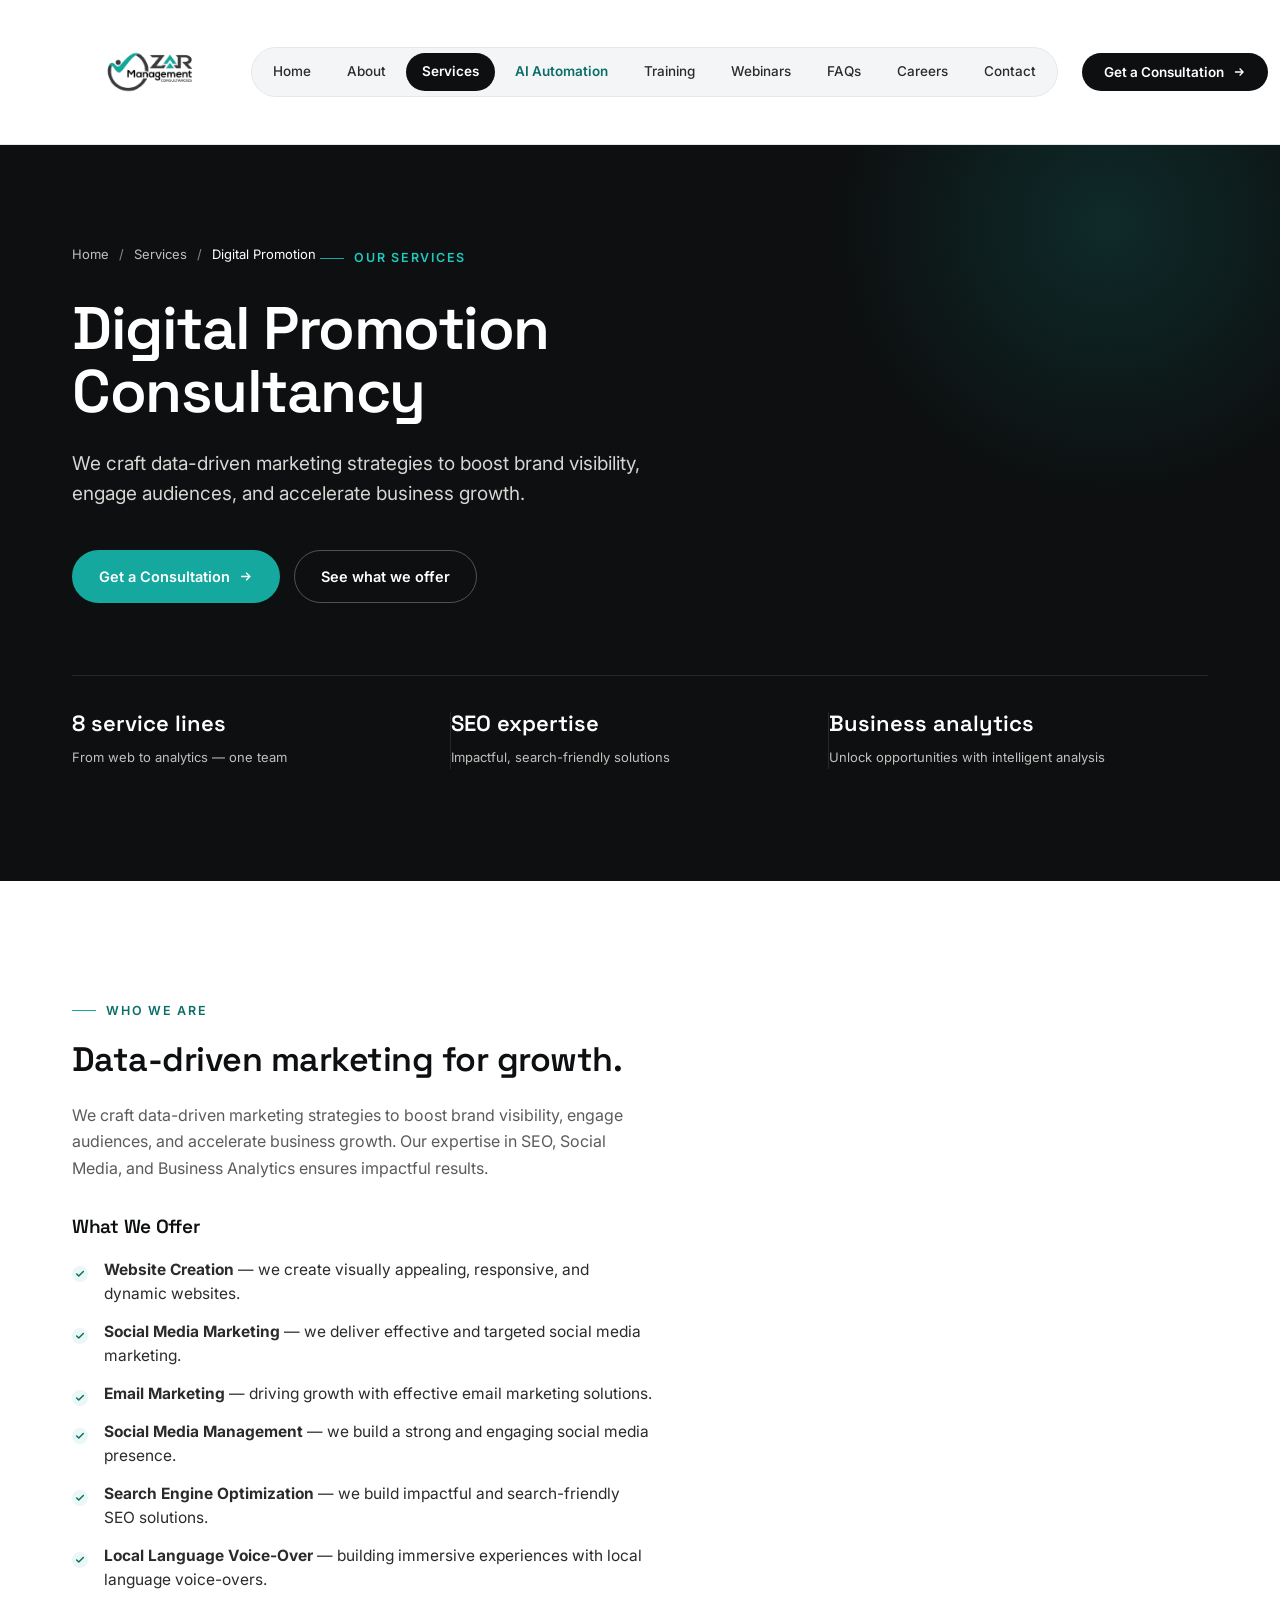
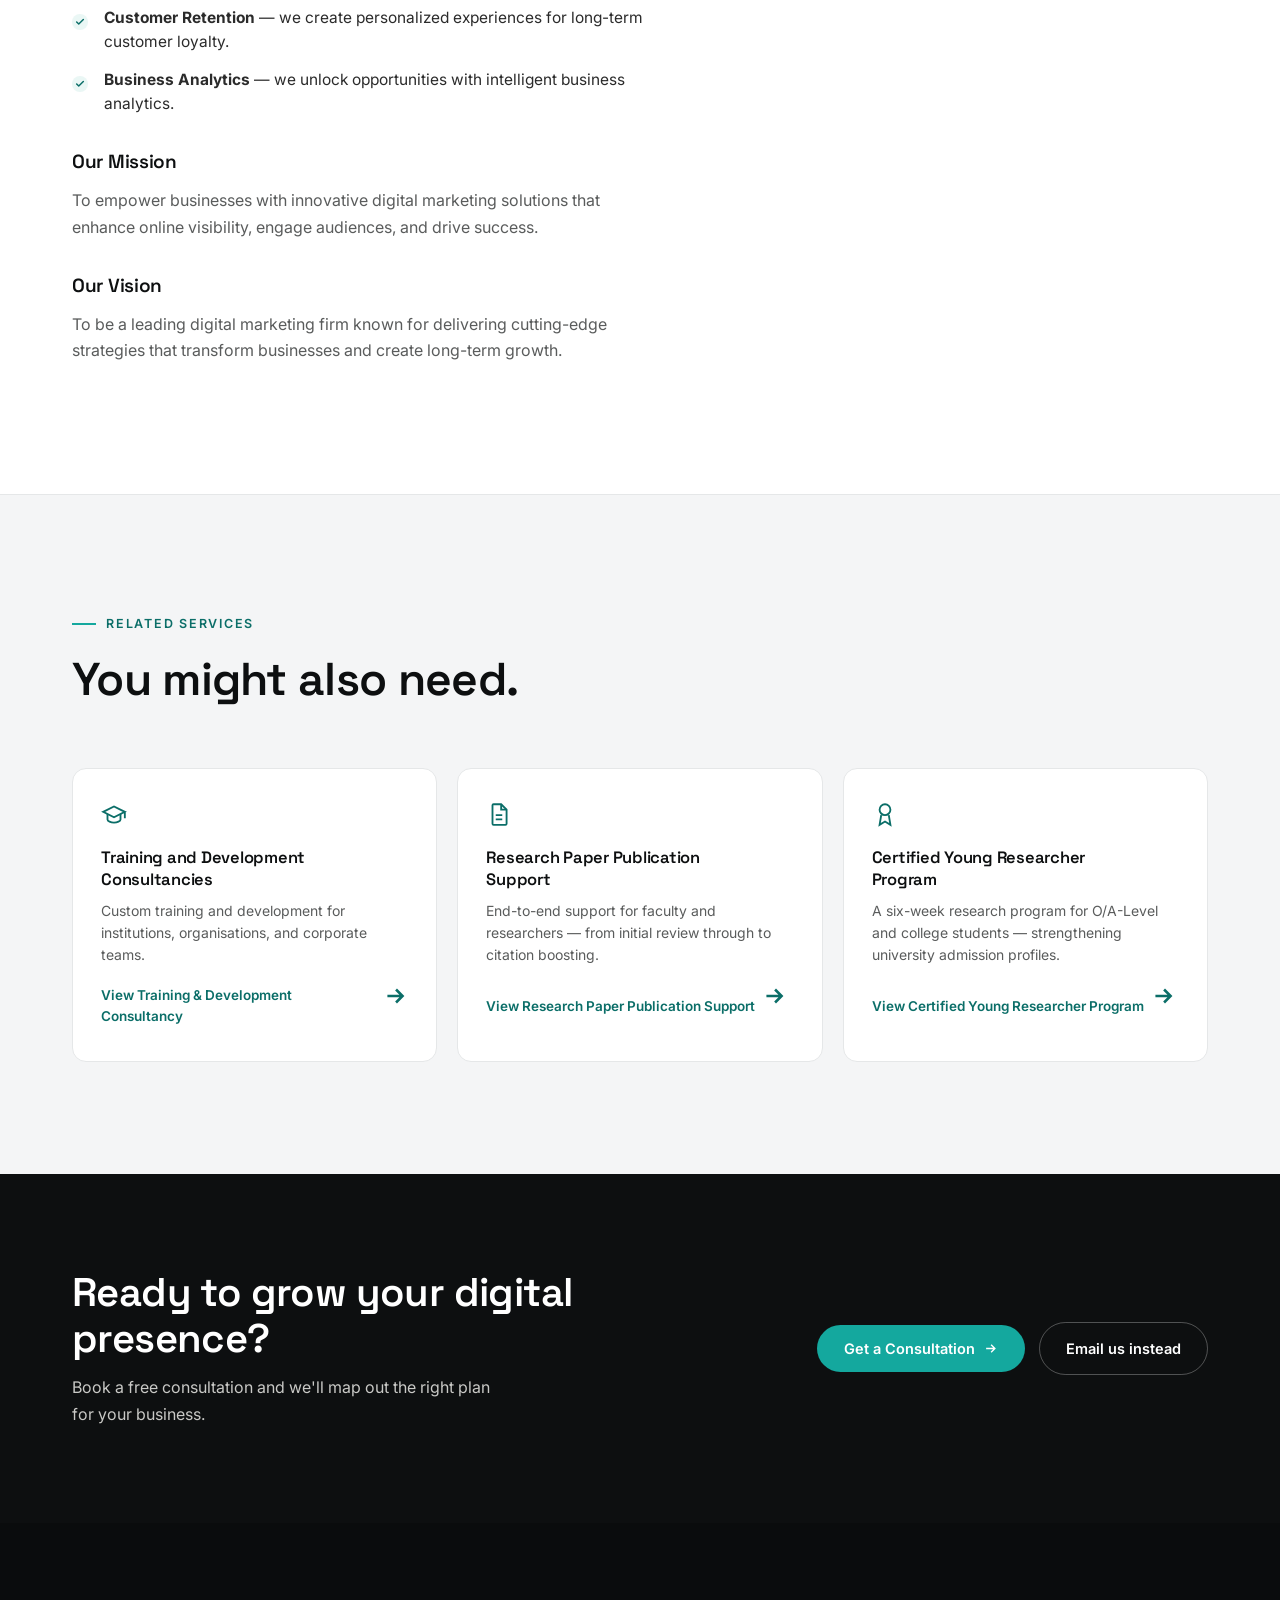
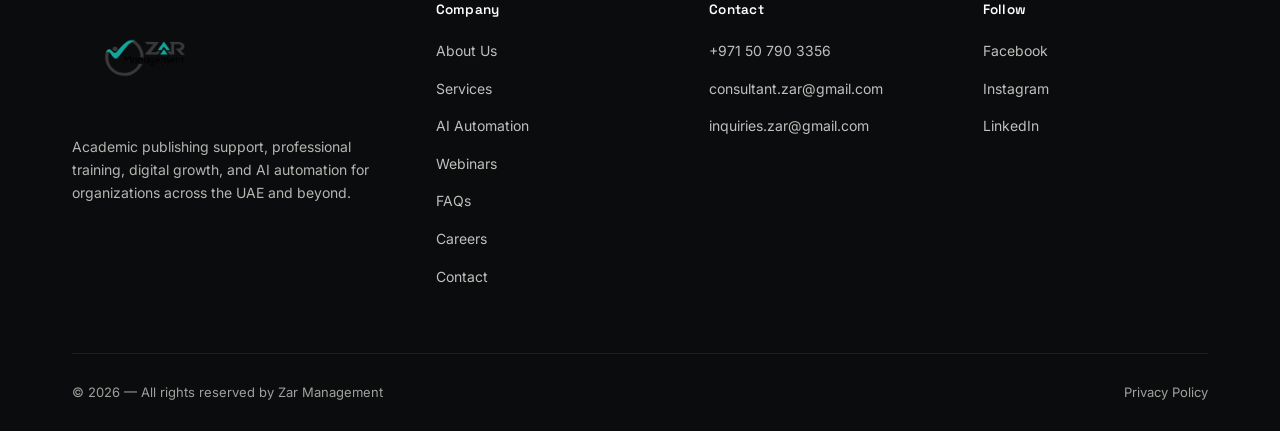
<file: digital-promotion-consultancy.html>
<!DOCTYPE html>
<html lang="en">
<head>
<meta charset="UTF-8">
<meta name="viewport" content="width=device-width, initial-scale=1.0">
<link rel="icon" type="image/png" href="zar-logo.png">
<title>Digital Promotion Consultancy — ZAR Management Consultancies</title>
<meta name="description" content="Data-driven digital marketing from ZAR — SEO, social media, email marketing, web creation, and business analytics to boost brand visibility and growth.">
<link rel="preconnect" href="https://fonts.googleapis.com">
<link rel="preconnect" href="https://fonts.gstatic.com" crossorigin>
<link rel="preload" as="style" href="https://fonts.googleapis.com/css2?family=Space+Grotesk:wght@400;500;600;700&family=Inter:wght@400;500;600;700&display=swap">
<link rel="stylesheet" href="https://fonts.googleapis.com/css2?family=Space+Grotesk:wght@400;500;600;700&family=Inter:wght@400;500;600;700&display=swap" media="print" onload="this.media='all'">
<noscript><link rel="stylesheet" href="https://fonts.googleapis.com/css2?family=Space+Grotesk:wght@400;500;600;700&family=Inter:wght@400;500;600;700&display=swap"></noscript>
<link rel="stylesheet" href="styles.css">
</head>
<body>

<div class="mobile-drawer" id="mobileDrawer" role="dialog" aria-modal="true" aria-label="Mobile navigation" hidden>
  <button class="drawer-close" onclick="toggleDrawer()" aria-label="Close menu">✕</button>
  <div class="drawer-brand">
    <span class="brand-logo-wrap"><img src="zar-logo.png" alt="ZAR" width="320" height="120"></span>
  </div>
  <a href="index.html">Home</a>
  <a href="index.html#about">About</a>
  <a href="index.html#services">Services</a>
  <a href="index.html#ai-automation" class="ai-link">AI Automation</a>
  <a href="index.html#growth">Training</a>
  <a href="our-webinars.html">Webinars</a>
  <a href="faqs.html">FAQs</a>
  <a href="careers.html">Careers</a>
  <a href="contact.html">Contact</a>
  <button class="drawer-cta" onclick="location.href='contact.html'">Get a Consultation</button>
</div>

<header class="nav">
  <div class="nav-inner">
    <a class="brand" href="index.html" aria-label="ZAR Management Consultancies">
      <span class="brand-logo-wrap"><img src="zar-logo.png" alt="ZAR Management Consultancies" width="320" height="120"></span>
    </a>
    <nav class="links">
      <a href="index.html">Home</a>
      <a href="index.html#about">About</a>
      <a href="index.html#services" class="active">Services</a>
      <a href="index.html#ai-automation" class="ai-link">AI Automation</a>
      <a href="index.html#growth">Training</a>
      <a href="our-webinars.html">Webinars</a>
      <a href="faqs.html">FAQs</a>
      <a href="careers.html">Careers</a>
      <a href="contact.html">Contact</a>
    </nav>
    <button class="nav-cta" onclick="location.href='contact.html'">
      Get a Consultation
      <svg viewBox="0 0 24 24" fill="none" stroke="currentColor" stroke-width="2.2"><path d="M5 12h14M13 6l6 6-6 6"/></svg>
    </button>
    <button class="burger" aria-label="Open navigation menu" aria-expanded="false" aria-controls="mobileDrawer" onclick="toggleDrawer()">
      <span></span><span></span><span></span>
    </button>
  </div>
</header>

<section class="service-hero">
  <div class="wrap">
    <div class="breadcrumb">
      <a href="index.html">Home</a>
      <span>/</span>
      <a href="index.html#services">Services</a>
      <span>/</span>
      <span style="color:#fff;">Digital Promotion</span>
    </div>
    <div class="eyebrow on-dark">Our Services</div>
    <h1>Digital Promotion Consultancy</h1>
    <p class="lede">We craft data-driven marketing strategies to boost brand visibility, engage audiences, and accelerate business growth.</p>
    <div class="btn-row">
      <button class="btn btn-teal" onclick="location.href='contact.html'">
        Get a Consultation
        <svg viewBox="0 0 24 24" fill="none" stroke="currentColor" stroke-width="2.2"><path d="M5 12h14M13 6l6 6-6 6"/></svg>
      </button>
      <a href="#offerings" class="btn btn-ghost">See what we offer</a>
    </div>
    <div class="meta-grid">
      <div class="meta-item"><b>8 service lines</b><span>From web to analytics — one team</span></div>
      <div class="meta-item"><b>SEO expertise</b><span>Impactful, search-friendly solutions</span></div>
      <div class="meta-item"><b>Business analytics</b><span>Unlock opportunities with intelligent analysis</span></div>
    </div>
  </div>
</section>

<section class="service-body" id="offerings">
  <div class="wrap">
    <div class="grid">
      <div>
        <div class="eyebrow">Who We Are</div>
        <h2>Data-driven marketing for growth.</h2>
        <p>We craft data-driven marketing strategies to boost brand visibility, engage audiences, and accelerate business growth. Our expertise in SEO, Social Media, and Business Analytics ensures impactful results.</p>

        <h3>What We Offer</h3>
        <ul>
          <li><strong>Website Creation</strong> — we create visually appealing, responsive, and dynamic websites.</li>
          <li><strong>Social Media Marketing</strong> — we deliver effective and targeted social media marketing.</li>
          <li><strong>Email Marketing</strong> — driving growth with effective email marketing solutions.</li>
          <li><strong>Social Media Management</strong> — we build a strong and engaging social media presence.</li>
          <li><strong>Search Engine Optimization</strong> — we build impactful and search-friendly SEO solutions.</li>
          <li><strong>Local Language Voice-Over</strong> — building immersive experiences with local language voice-overs.</li>
          <li><strong>Customer Retention</strong> — we create personalized experiences for long-term customer loyalty.</li>
          <li><strong>Business Analytics</strong> — we unlock opportunities with intelligent business analytics.</li>
        </ul>

        <h3>Our Mission</h3>
        <p>To empower businesses with innovative digital marketing solutions that enhance online visibility, engage audiences, and drive success.</p>

        <h3>Our Vision</h3>
        <p>To be a leading digital marketing firm known for delivering cutting-edge strategies that transform businesses and create long-term growth.</p>
      </div>
    </div>
  </div>
</section>

<section class="related">
  <div class="wrap">
    <div class="section-head">
      <div class="eyebrow">Related services</div>
      <h2>You might also need.</h2>
    </div>
    <div class="related-grid">
      <a href="professional-training.html" class="related-card">
        <svg viewBox="0 0 24 24" fill="none" stroke="currentColor" stroke-width="1.7"><path d="M22 10v6M2 10l10-5 10 5-10 5-10-5z"/><path d="M6 12v5c0 1.5 3 3 6 3s6-1.5 6-3v-5"/></svg>
        <h4>Training and Development Consultancies</h4>
        <p>Custom training and development for institutions, organisations, and corporate teams.</p>
        <span class="go">View Training &amp; Development Consultancy <svg viewBox="0 0 24 24" fill="none" stroke="currentColor" stroke-width="2.4" width="12" height="12"><path d="M5 12h14M13 6l6 6-6 6"/></svg></span>
      </a>
      <a href="research-paper-publication-support.html" class="related-card">
        <svg viewBox="0 0 24 24" fill="none" stroke="currentColor" stroke-width="1.7"><path d="M7 3h7l5 5v13a1 1 0 0 1-1 1H7a1 1 0 0 1-1-1V4a1 1 0 0 1 1-1z"/><path d="M14 3v5h5"/><path d="M9 13h6M9 17h6"/></svg>
        <h4>Research Paper Publication Support</h4>
        <p>End-to-end support for faculty and researchers — from initial review through to citation boosting.</p>
        <span class="go">View Research Paper Publication Support <svg viewBox="0 0 24 24" fill="none" stroke="currentColor" stroke-width="2.4" width="12" height="12"><path d="M5 12h14M13 6l6 6-6 6"/></svg></span>
      </a>
      <a href="certified-young-researcher-program-cyrp.html" class="related-card">
        <svg viewBox="0 0 24 24" fill="none" stroke="currentColor" stroke-width="1.7"><circle cx="12" cy="8" r="5"/><path d="M8.5 13 7 22l5-3 5 3-1.5-9"/></svg>
        <h4>Certified Young Researcher Program</h4>
        <p>A six-week research program for O/A-Level and college students — strengthening university admission profiles.</p>
        <span class="go">View Certified Young Researcher Program <svg viewBox="0 0 24 24" fill="none" stroke="currentColor" stroke-width="2.4" width="12" height="12"><path d="M5 12h14M13 6l6 6-6 6"/></svg></span>
      </a>
    </div>
  </div>
</section>

<section class="service-cta">
  <div class="wrap">
    <div>
      <h2>Ready to grow your digital presence?</h2>
      <p>Book a free consultation and we'll map out the right plan for your business.</p>
    </div>
    <div class="cta-group">
      <button class="btn btn-teal" onclick="location.href='contact.html'">
        Get a Consultation
        <svg viewBox="0 0 24 24" fill="none" stroke="currentColor" stroke-width="2.2"><path d="M5 12h14M13 6l6 6-6 6"/></svg>
      </button>
      <a href="mailto:consultant.zar@gmail.com" class="btn btn-ghost">Email us instead</a>
    </div>
  </div>
</section>

<footer>
  <div class="wrap">
    <div class="foot-grid">
      <div>
        <a class="brand" href="index.html" aria-label="ZAR Management Consultancies">
          <span class="brand-logo-wrap"><img src="zar-logo.png" alt="ZAR Management Consultancies" width="320" height="120"></span>
        </a>
        <p class="tag">Academic publishing support, professional training, digital growth, and AI automation for organizations across the UAE and beyond.</p>
      </div>
      <div>
        <h4>Company</h4>
        <ul>
          <li><a href="index.html#about">About Us</a></li>
          <li><a href="index.html#services">Services</a></li>
          <li><a href="index.html#ai-automation">AI Automation</a></li>
          <li><a href="our-webinars.html">Webinars</a></li>
          <li><a href="faqs.html">FAQs</a></li>
          <li><a href="careers.html">Careers</a></li>
          <li><a href="contact.html">Contact</a></li>
        </ul>
      </div>
      <div>
        <h4>Contact</h4>
        <ul>
          <li><a href="tel:+971507903356">+971 50 790 3356</a></li>
          <li><a href="mailto:consultant.zar@gmail.com">consultant.zar@gmail.com</a></li>
          <li><a href="mailto:inquiries.zar@gmail.com">inquiries.zar@gmail.com</a></li>
        </ul>
      </div>
      <div>
        <h4>Follow</h4>
        <ul>
          <li><a href="https://www.facebook.com/profile.php?id=61575721076729">Facebook</a></li>
          <li><a href="https://www.instagram.com/zar_management_consultancies">Instagram</a></li>
          <li><a href="https://www.linkedin.com/company/zar-management-consultancies/">LinkedIn</a></li>
        </ul>
      </div>
    </div>
    <div class="foot-bottom">
      <span>© 2026 — All rights reserved by Zar Management</span>
      <a href="privacy-policy.html">Privacy Policy</a>
    </div>
  </div>
</footer>

<script>
function toggleDrawer(){
  var d = document.getElementById('mobileDrawer');
  var open = d.classList.toggle('open');
  d.hidden = !open;
  var b = document.querySelector('.burger');
  if(b) b.setAttribute('aria-expanded', open ? 'true' : 'false');
  document.body.style.overflow = open ? 'hidden' : '';
}
</script>

<!-- ZAR Assistant Chatbot -->
<script>
(function(){
  if(!window.chatbase || window.chatbase("getState") !== "initialized"){
    window.chatbase = function(){
      if(!window.chatbase.q){ window.chatbase.q = []; }
      window.chatbase.q.push(Array.prototype.slice.call(arguments));
    };
    window.chatbase = new Proxy(window.chatbase, {
      get: function(target, prop){
        if(prop === "q"){ return target.q; }
        return function(){ return target.apply(null, arguments); };
      }
    });
  }
  var onLoad = function(){
    var script = document.createElement("script");
    script.src = "https://www.chatbase.co/embed.min.js";
    script.id = "fcKKKi-2BwnIKSpC3pAE8";
    script.domain = "www.chatbase.co";
    document.body.appendChild(script);
  };
  if(document.readyState === "complete"){ onLoad(); }
  else { window.addEventListener("load", onLoad); }
})();
</script>
</body>
</html>
</file>
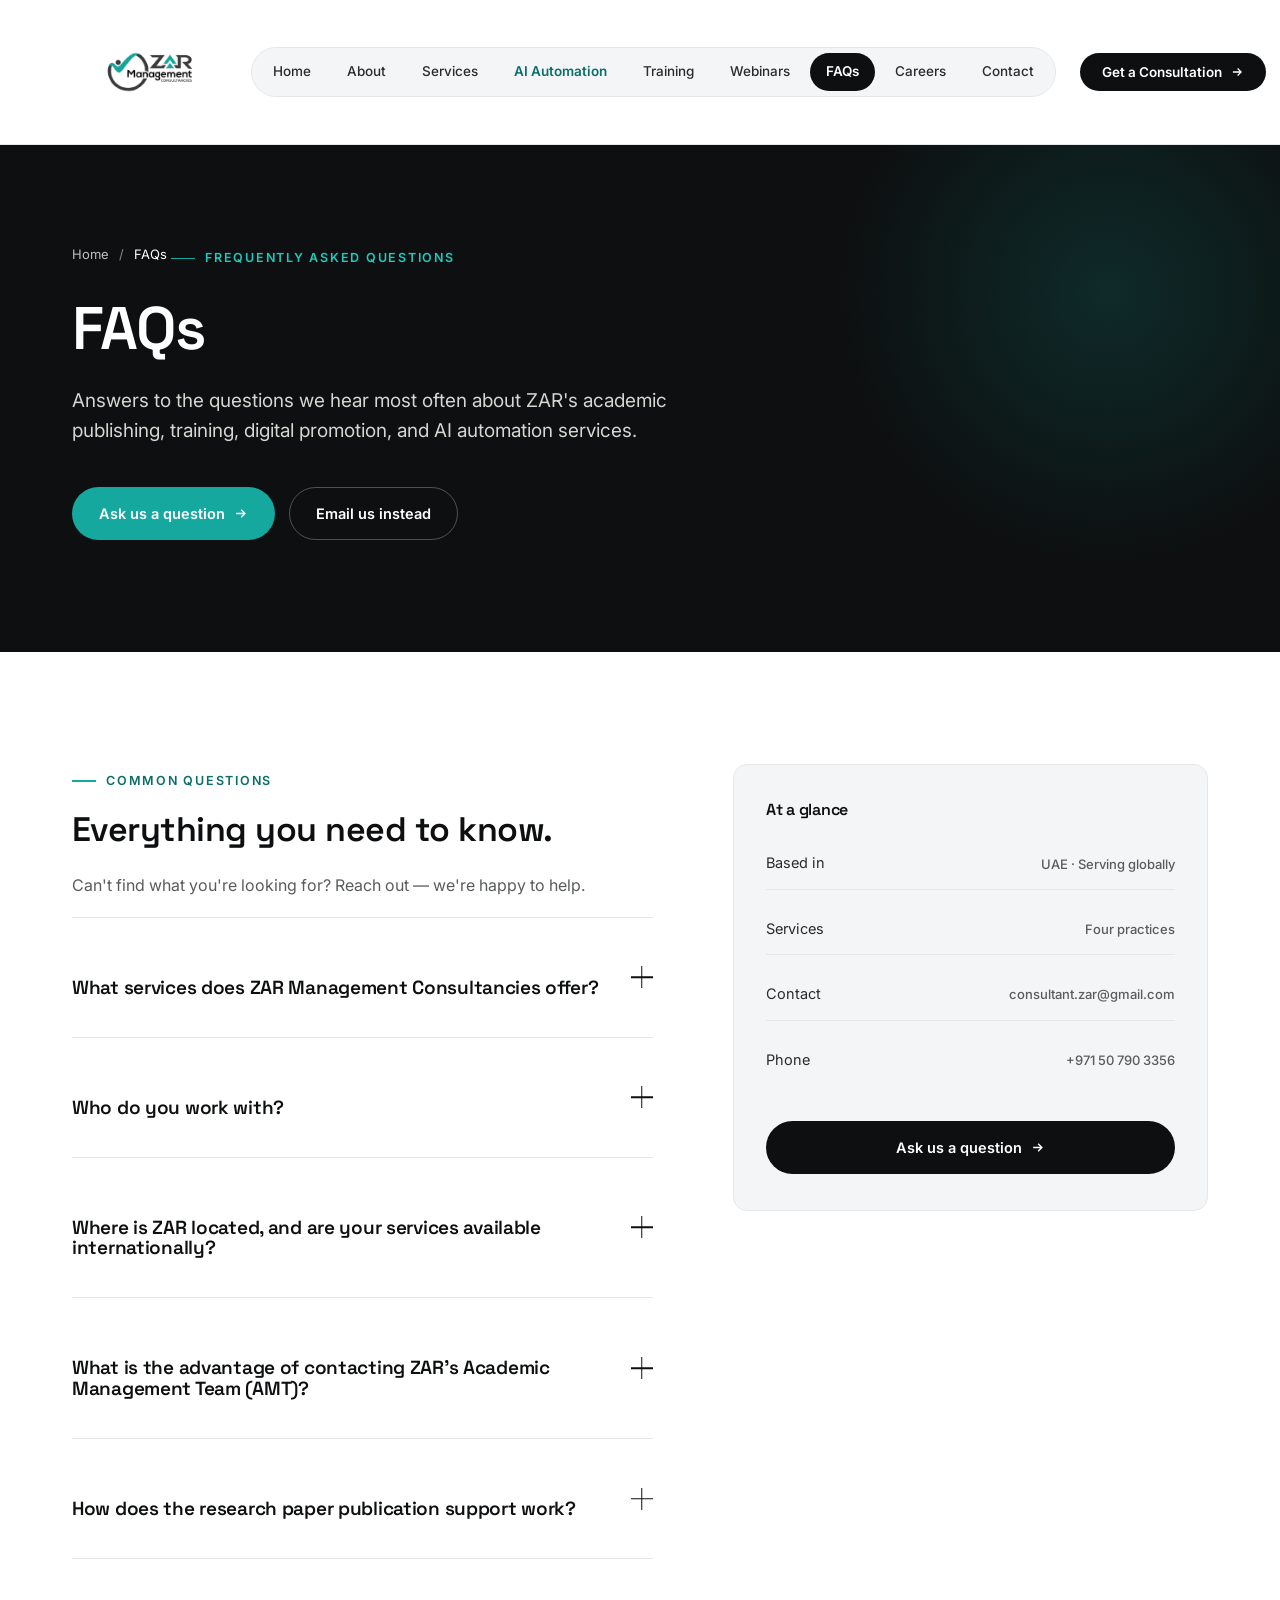
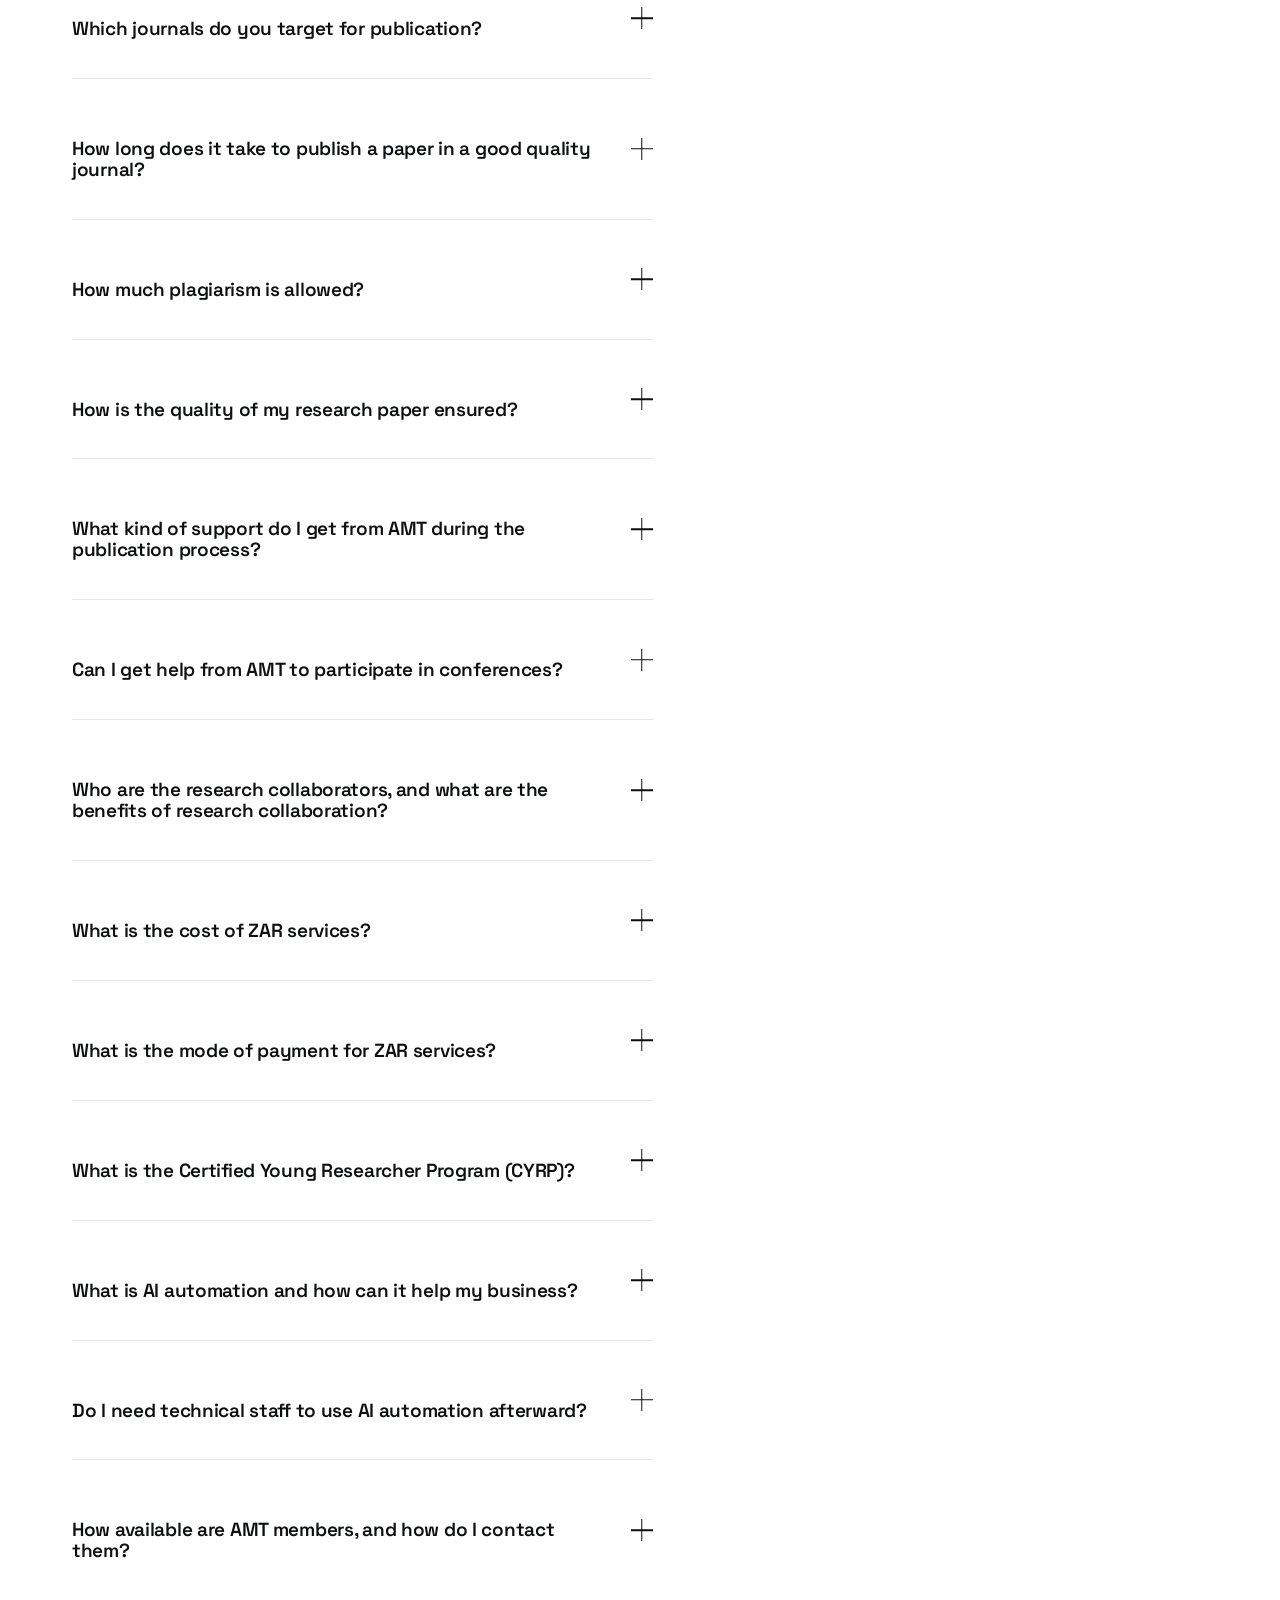
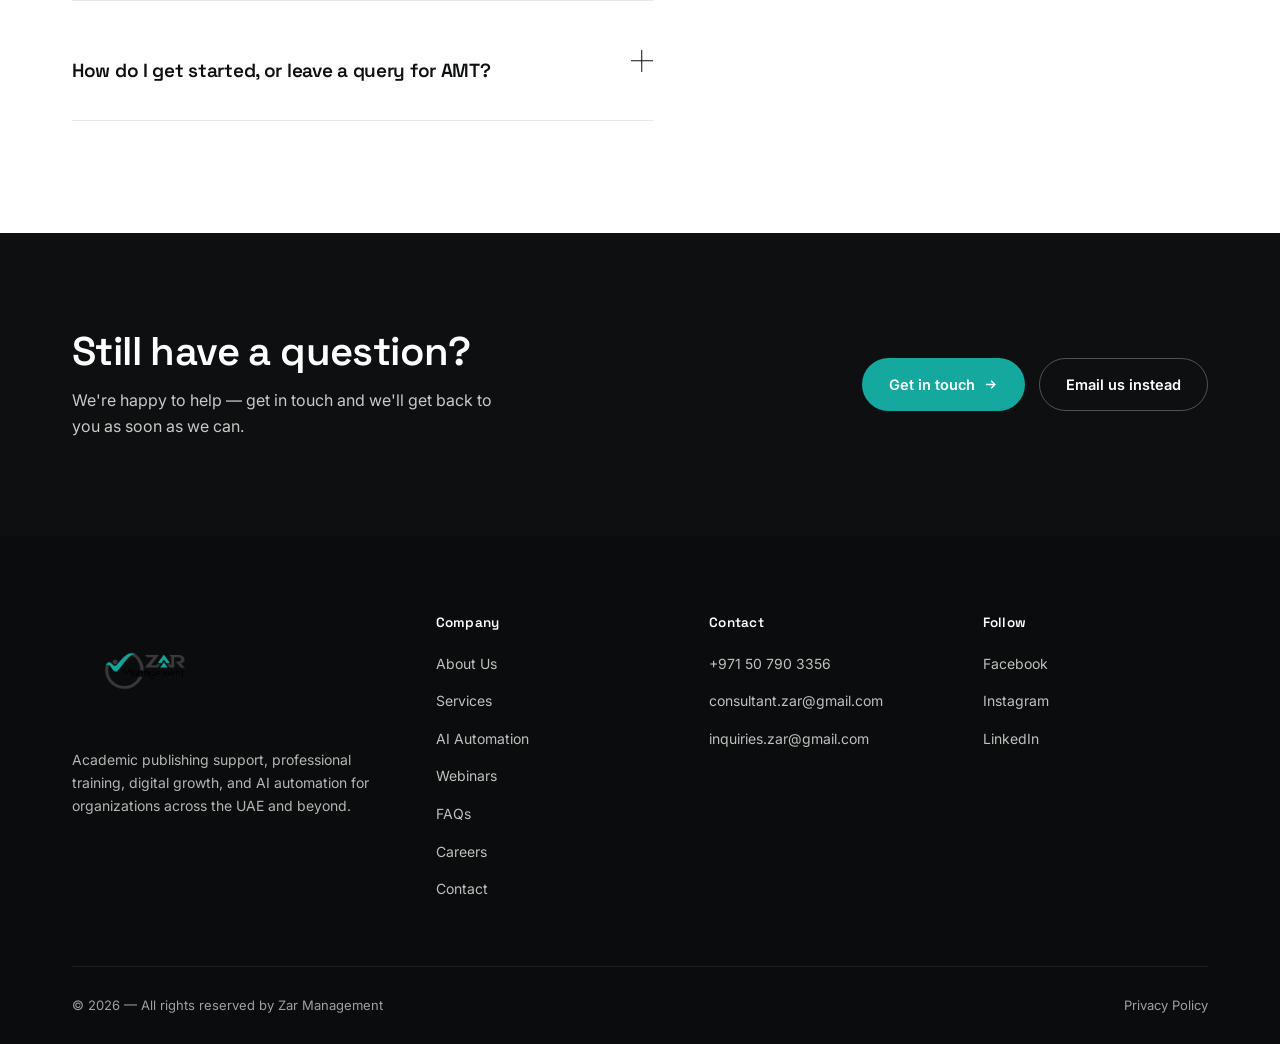
<file: faqs.html>
<!DOCTYPE html>
<html lang="en">
<head>
<meta charset="UTF-8">
<meta name="viewport" content="width=device-width, initial-scale=1.0">
<link rel="icon" type="image/png" href="zar-logo.png">
<title>FAQs — ZAR Management Consultancies</title>
<meta name="description" content="Frequently asked questions about ZAR Management Consultancies — academic publishing, training, digital promotion, and AI automation services.">
<link rel="preconnect" href="https://fonts.googleapis.com">
<link rel="preconnect" href="https://fonts.gstatic.com" crossorigin>
<link rel="preload" as="style" href="https://fonts.googleapis.com/css2?family=Space+Grotesk:wght@400;500;600;700&family=Inter:wght@400;500;600;700&display=swap">
<link rel="stylesheet" href="https://fonts.googleapis.com/css2?family=Space+Grotesk:wght@400;500;600;700&family=Inter:wght@400;500;600;700&display=swap" media="print" onload="this.media='all'">
<noscript><link rel="stylesheet" href="https://fonts.googleapis.com/css2?family=Space+Grotesk:wght@400;500;600;700&family=Inter:wght@400;500;600;700&display=swap"></noscript>
<link rel="stylesheet" href="styles.css">
</head>
<body>

<div class="mobile-drawer" id="mobileDrawer" role="dialog" aria-modal="true" aria-label="Mobile navigation" hidden>
  <button class="drawer-close" onclick="toggleDrawer()" aria-label="Close menu">✕</button>
  <div class="drawer-brand">
    <span class="brand-logo-wrap"><img src="zar-logo.png" alt="ZAR" width="320" height="120"></span>
  </div>
  <a href="index.html">Home</a>
  <a href="index.html#about">About</a>
  <a href="index.html#services">Services</a>
  <a href="index.html#ai-automation" class="ai-link">AI Automation</a>
  <a href="index.html#growth">Training</a>
  <a href="our-webinars.html">Webinars</a>
  <a href="faqs.html">FAQs</a>
  <a href="careers.html">Careers</a>
  <a href="contact.html">Contact</a>
  <button class="drawer-cta" onclick="location.href='contact.html'">Get a Consultation</button>
</div>

<header class="nav">
  <div class="nav-inner">
    <a class="brand" href="index.html" aria-label="ZAR Management Consultancies">
      <span class="brand-logo-wrap"><img src="zar-logo.png" alt="ZAR Management Consultancies" width="320" height="120"></span>
    </a>
    <nav class="links">
      <a href="index.html">Home</a>
      <a href="index.html#about">About</a>
      <a href="index.html#services">Services</a>
      <a href="index.html#ai-automation" class="ai-link">AI Automation</a>
      <a href="index.html#growth">Training</a>
      <a href="our-webinars.html">Webinars</a>
      <a href="faqs.html" class="active">FAQs</a>
      <a href="careers.html">Careers</a>
      <a href="contact.html">Contact</a>
    </nav>
    <button class="nav-cta" onclick="location.href='contact.html'">
      Get a Consultation
      <svg viewBox="0 0 24 24" fill="none" stroke="currentColor" stroke-width="2.2"><path d="M5 12h14M13 6l6 6-6 6"/></svg>
    </button>
    <button class="burger" aria-label="Open navigation menu" aria-expanded="false" aria-controls="mobileDrawer" onclick="toggleDrawer()">
      <span></span><span></span><span></span>
    </button>
  </div>
</header>

<section class="service-hero">
  <div class="wrap">
    <div class="breadcrumb">
      <a href="index.html">Home</a>
      <span>/</span>
      <span style="color:#fff;">FAQs</span>
    </div>
    <div class="eyebrow on-dark">Frequently Asked Questions</div>
    <h1>FAQs</h1>
    <p class="lede">Answers to the questions we hear most often about ZAR's academic publishing, training, digital promotion, and AI automation services.</p>
    <div class="btn-row">
      <a href="contact.html" class="btn btn-teal">
        Ask us a question
        <svg viewBox="0 0 24 24" fill="none" stroke="currentColor" stroke-width="2.2"><path d="M5 12h14M13 6l6 6-6 6"/></svg>
      </a>
      <a href="mailto:consultant.zar@gmail.com" class="btn btn-ghost">Email us instead</a>
    </div>
  </div>
</section>

<section class="service-body">
  <div class="wrap">
    <div class="grid">
      <div>
        <div class="eyebrow">Common Questions</div>
        <h2>Everything you need to know.</h2>
        <p>Can't find what you're looking for? Reach out — we're happy to help.</p>

        <div class="faq-list">

          <div class="faq-item">
            <button class="faq-q" aria-expanded="false">
              <h3>What services does ZAR Management Consultancies offer?</h3>
              <span class="plus" aria-hidden="true"></span>
            </button>
            <div class="faq-a">
              <p>ZAR brings together four practices under one roof: academic management consultancies (research paper publication, reviewing, submission, thesis writing), digital promotion consultancy, training and development consultancies, and AI automation. Visit our Services section to explore each in detail.</p>
            </div>
          </div>

          <div class="faq-item">
            <button class="faq-q" aria-expanded="false">
              <h3>Who do you work with?</h3>
              <span class="plus" aria-hidden="true"></span>
            </button>
            <div class="faq-a">
              <p>We work with researchers, faculty members, universities, educational institutions, businesses, and professionals across the UAE and beyond. Our clientele includes both emerging and developed organizations as well as individuals aiming to excel in their fields.</p>
            </div>
          </div>

          <div class="faq-item">
            <button class="faq-q" aria-expanded="false">
              <h3>Where is ZAR located, and are your services available internationally?</h3>
              <span class="plus" aria-hidden="true"></span>
            </button>
            <div class="faq-a">
              <p>ZAR is primarily located in Dubai, UAE, with representatives available in selected countries for in-person or Zoom meetings. While we're based in the UAE, we serve clients globally — including researchers, students, and organizations across the US, UK, Europe, Asia, and the Middle East. All of our remote services are available worldwide.</p>
            </div>
          </div>

          <div class="faq-item">
            <button class="faq-q" aria-expanded="false">
              <h3>What is the advantage of contacting ZAR's Academic Management Team (AMT)?</h3>
              <span class="plus" aria-hidden="true"></span>
            </button>
            <div class="faq-a">
              <p>Our dedicated AMT members can facilitate you in the publication of quality research papers in Web of Science and Scopus indexed journals — from idea generation through to final publication.</p>
            </div>
          </div>

          <div class="faq-item">
            <button class="faq-q" aria-expanded="false">
              <h3>How does the research paper publication support work?</h3>
              <span class="plus" aria-hidden="true"></span>
            </button>
            <div class="faq-a">
              <p>We support you end-to-end: initial review before submission, data analysis (R, Stata, SPSS), editing and proofreading, plagiarism check, journal selection, formatting according to journal guidelines, the actual submission, and handling of reviewers' comments. We also support resubmission of rejected papers — plus a complimentary organic citation booster.</p>
            </div>
          </div>

          <div class="faq-item">
            <button class="faq-q" aria-expanded="false">
              <h3>Which journals do you target for publication?</h3>
              <span class="plus" aria-hidden="true"></span>
            </button>
            <div class="faq-a">
              <p>We only target Web of Science and Scopus indexed journals for the publication of research papers.</p>
            </div>
          </div>

          <div class="faq-item">
            <button class="faq-q" aria-expanded="false">
              <h3>How long does it take to publish a paper in a good quality journal?</h3>
              <span class="plus" aria-hidden="true"></span>
            </button>
            <div class="faq-a">
              <p>ZAR firmly believes in the policy of research integrity and publication ethics, and we strictly follow the defined timelines of the relevant publishers and journals. Timelines vary by journal and field — your AMT contact will walk you through what to expect for your specific paper.</p>
            </div>
          </div>

          <div class="faq-item">
            <button class="faq-q" aria-expanded="false">
              <h3>How much plagiarism is allowed?</h3>
              <span class="plus" aria-hidden="true"></span>
            </button>
            <div class="faq-a">
              <p>ZAR firmly believes in the policy of genuine research and strictly follows the plagiarism guidelines issued by the relevant journals and publishers.</p>
            </div>
          </div>

          <div class="faq-item">
            <button class="faq-q" aria-expanded="false">
              <h3>How is the quality of my research paper ensured?</h3>
              <span class="plus" aria-hidden="true"></span>
            </button>
            <div class="faq-a">
              <p>We have experts across various research domains who work with you to ensure the quality of your paper — from methodology and analysis through to language and structure.</p>
            </div>
          </div>

          <div class="faq-item">
            <button class="faq-q" aria-expanded="false">
              <h3>What kind of support do I get from AMT during the publication process?</h3>
              <span class="plus" aria-hidden="true"></span>
            </button>
            <div class="faq-a">
              <p>AMT members facilitate you at every stage of the publication process, starting from idea generation all the way to final publication.</p>
            </div>
          </div>

          <div class="faq-item">
            <button class="faq-q" aria-expanded="false">
              <h3>Can I get help from AMT to participate in conferences?</h3>
              <span class="plus" aria-hidden="true"></span>
            </button>
            <div class="faq-a">
              <p>Yes. AMT members can recommend relevant conferences to you, and will also facilitate you in the paper writing and submission process.</p>
            </div>
          </div>

          <div class="faq-item">
            <button class="faq-q" aria-expanded="false">
              <h3>Who are the research collaborators, and what are the benefits of research collaboration?</h3>
              <span class="plus" aria-hidden="true"></span>
            </button>
            <div class="faq-a">
              <p>Research collaborators belong to your field of research and join you from different countries around the world. These collaborations can give you co-authorship opportunities on multi-author papers, academic support for single-author papers, funding provision to cover APC (article processing charges) for open-access journals, or access to lab facilities for your experimentation.</p>
            </div>
          </div>

          <div class="faq-item">
            <button class="faq-q" aria-expanded="false">
              <h3>What is the cost of ZAR services?</h3>
              <span class="plus" aria-hidden="true"></span>
            </button>
            <div class="faq-a">
              <p>Our cost of services depends on the nature of the research and academic support you require. Reach out for a free consultation and we'll give you a clear quote based on your specific project.</p>
            </div>
          </div>

          <div class="faq-item">
            <button class="faq-q" aria-expanded="false">
              <h3>What is the mode of payment for ZAR services?</h3>
              <span class="plus" aria-hidden="true"></span>
            </button>
            <div class="faq-a">
              <p>You can pay conveniently into ZAR's company account in Dubai, our PayPal account, or through Western Union.</p>
            </div>
          </div>

          <div class="faq-item">
            <button class="faq-q" aria-expanded="false">
              <h3>What is the Certified Young Researcher Program (CYRP)?</h3>
              <span class="plus" aria-hidden="true"></span>
            </button>
            <div class="faq-a">
              <p>CYRP is a six-week structured research program for O/A-Level and college students. Each participant completes a research project under a PhD-level mentor, receives a certificate of completion, and a personalized recommendation letter — strengthening university admission and scholarship profiles.</p>
            </div>
          </div>

          <div class="faq-item">
            <button class="faq-q" aria-expanded="false">
              <h3>What is AI automation and how can it help my business?</h3>
              <span class="plus" aria-hidden="true"></span>
            </button>
            <div class="faq-a">
              <p>AI automation means using intelligent agents, chatbots, and connected workflows to take repetitive work off your team's plate. We design systems that answer client inquiries, connect your existing tools, assemble reports automatically, and manage follow-ups — all built around how your team already works.</p>
            </div>
          </div>

          <div class="faq-item">
            <button class="faq-q" aria-expanded="false">
              <h3>Do I need technical staff to use AI automation afterward?</h3>
              <span class="plus" aria-hidden="true"></span>
            </button>
            <div class="faq-a">
              <p>No. We hand over a system your team can see inside and adjust through plain settings — not code. We also offer a standing check-in for anyone who would rather we make ongoing changes.</p>
            </div>
          </div>

          <div class="faq-item">
            <button class="faq-q" aria-expanded="false">
              <h3>How available are AMT members, and how do I contact them?</h3>
              <span class="plus" aria-hidden="true"></span>
            </button>
            <div class="faq-a">
              <p>AMT members are available round the clock to facilitate your research, and can be easily reached by email or WhatsApp.</p>
            </div>
          </div>

          <div class="faq-item">
            <button class="faq-q" aria-expanded="false">
              <h3>How do I get started, or leave a query for AMT?</h3>
              <span class="plus" aria-hidden="true"></span>
            </button>
            <div class="faq-a">
              <p>The easiest way is to leave your query through "Get a Consultation" or "Contact Us" on our website, or reach out directly at <a href="mailto:consultant.zar@gmail.com">consultant.zar@gmail.com</a>. We'll discuss your goals and point you to the right service.</p>
            </div>
          </div>

        </div>
      </div>

      <aside class="service-sidebar">
        <h4>At a glance</h4>
        <ul>
          <li>Based in <span>UAE · Serving globally</span></li>
          <li>Services <span>Four practices</span></li>
          <li>Contact <span>consultant.zar@gmail.com</span></li>
          <li>Phone <span>+971 50 790 3356</span></li>
        </ul>
        <a class="btn btn-primary sidebar-cta" href="contact.html">
          Ask us a question
          <svg viewBox="0 0 24 24" fill="none" stroke="currentColor" stroke-width="2.2"><path d="M5 12h14M13 6l6 6-6 6"/></svg>
        </a>
      </aside>
    </div>
  </div>
</section>

<section class="service-cta">
  <div class="wrap">
    <div>
      <h2>Still have a question?</h2>
      <p>We're happy to help — get in touch and we'll get back to you as soon as we can.</p>
    </div>
    <div class="cta-group">
      <a class="btn btn-teal" href="contact.html">
        Get in touch
        <svg viewBox="0 0 24 24" fill="none" stroke="currentColor" stroke-width="2.2"><path d="M5 12h14M13 6l6 6-6 6"/></svg>
      </a>
      <a href="mailto:consultant.zar@gmail.com" class="btn btn-ghost">Email us instead</a>
    </div>
  </div>
</section>

<footer>
  <div class="wrap">
    <div class="foot-grid">
      <div>
        <a class="brand" href="index.html" aria-label="ZAR Management Consultancies">
          <span class="brand-logo-wrap"><img src="zar-logo.png" alt="ZAR Management Consultancies" width="320" height="120"></span>
        </a>
        <p class="tag">Academic publishing support, professional training, digital growth, and AI automation for organizations across the UAE and beyond.</p>
      </div>
      <div>
        <h4>Company</h4>
        <ul>
          <li><a href="index.html#about">About Us</a></li>
          <li><a href="index.html#services">Services</a></li>
          <li><a href="index.html#ai-automation">AI Automation</a></li>
          <li><a href="our-webinars.html">Webinars</a></li>
          <li><a href="faqs.html">FAQs</a></li>
          <li><a href="careers.html">Careers</a></li>
          <li><a href="contact.html">Contact</a></li>
        </ul>
      </div>
      <div>
        <h4>Contact</h4>
        <ul>
          <li><a href="tel:+971507903356">+971 50 790 3356</a></li>
          <li><a href="mailto:consultant.zar@gmail.com">consultant.zar@gmail.com</a></li>
          <li><a href="mailto:inquiries.zar@gmail.com">inquiries.zar@gmail.com</a></li>
        </ul>
      </div>
      <div>
        <h4>Follow</h4>
        <ul>
          <li><a href="https://www.facebook.com/profile.php?id=61575721076729">Facebook</a></li>
          <li><a href="https://www.instagram.com/zar_management_consultancies">Instagram</a></li>
          <li><a href="https://www.linkedin.com/company/zar-management-consultancies/">LinkedIn</a></li>
        </ul>
      </div>
    </div>
    <div class="foot-bottom">
      <span>© 2026 — All rights reserved by Zar Management</span>
      <a href="privacy-policy.html">Privacy Policy</a>
    </div>
  </div>
</footer>

<script>
function toggleDrawer(){
  var d = document.getElementById('mobileDrawer');
  var open = d.classList.toggle('open');
  d.hidden = !open;
  var b = document.querySelector('.burger');
  if(b) b.setAttribute('aria-expanded', open ? 'true' : 'false');
  document.body.style.overflow = open ? 'hidden' : '';
}

(function initFaq(){
  document.querySelectorAll('.faq-item').forEach(item => {
    const q = item.querySelector('.faq-q');
    const a = item.querySelector('.faq-a');
    if (!q || !a) return;
    q.addEventListener('click', () => {
      const isOpen = item.classList.contains('open');
      document.querySelectorAll('.faq-item.open').forEach(o => {
        o.classList.remove('open');
        const oq = o.querySelector('.faq-q');
        const oa = o.querySelector('.faq-a');
        if (oq) oq.setAttribute('aria-expanded', 'false');
        if (oa) oa.style.maxHeight = null;
      });
      if(!isOpen){
        item.classList.add('open');
        q.setAttribute('aria-expanded', 'true');
        a.style.maxHeight = a.scrollHeight + 'px';
      }
    });
  });
})();
</script>

<!-- ZAR Assistant Chatbot -->
<script>
(function(){
  if(!window.chatbase || window.chatbase("getState") !== "initialized"){
    window.chatbase = function(){
      if(!window.chatbase.q){ window.chatbase.q = []; }
      window.chatbase.q.push(Array.prototype.slice.call(arguments));
    };
    window.chatbase = new Proxy(window.chatbase, {
      get: function(target, prop){
        if(prop === "q"){ return target.q; }
        return function(){ return target.apply(null, arguments); };
      }
    });
  }
  var onLoad = function(){
    var script = document.createElement("script");
    script.src = "https://www.chatbase.co/embed.min.js";
    script.id = "fcKKKi-2BwnIKSpC3pAE8";
    script.domain = "www.chatbase.co";
    document.body.appendChild(script);
  };
  if(document.readyState === "complete"){ onLoad(); }
  else { window.addEventListener("load", onLoad); }
})();
</script>
</body>
</html>
</file>
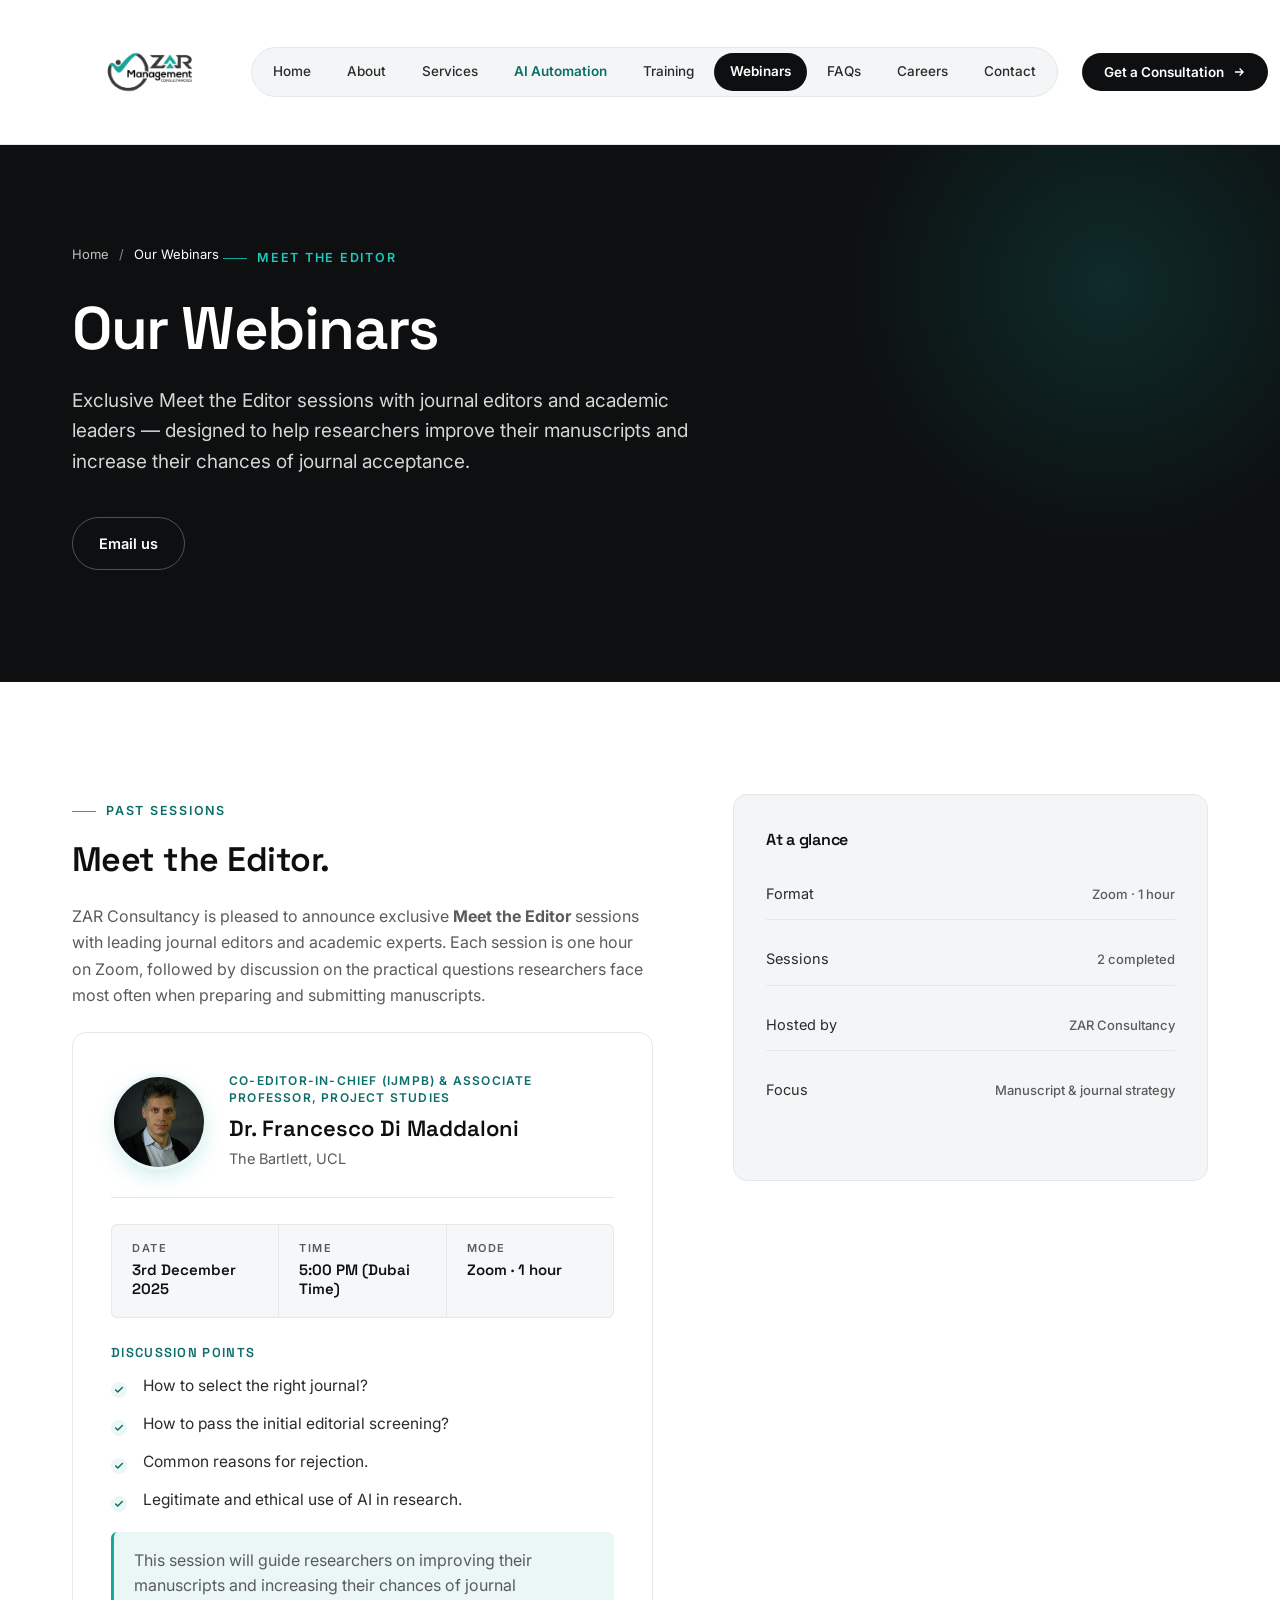
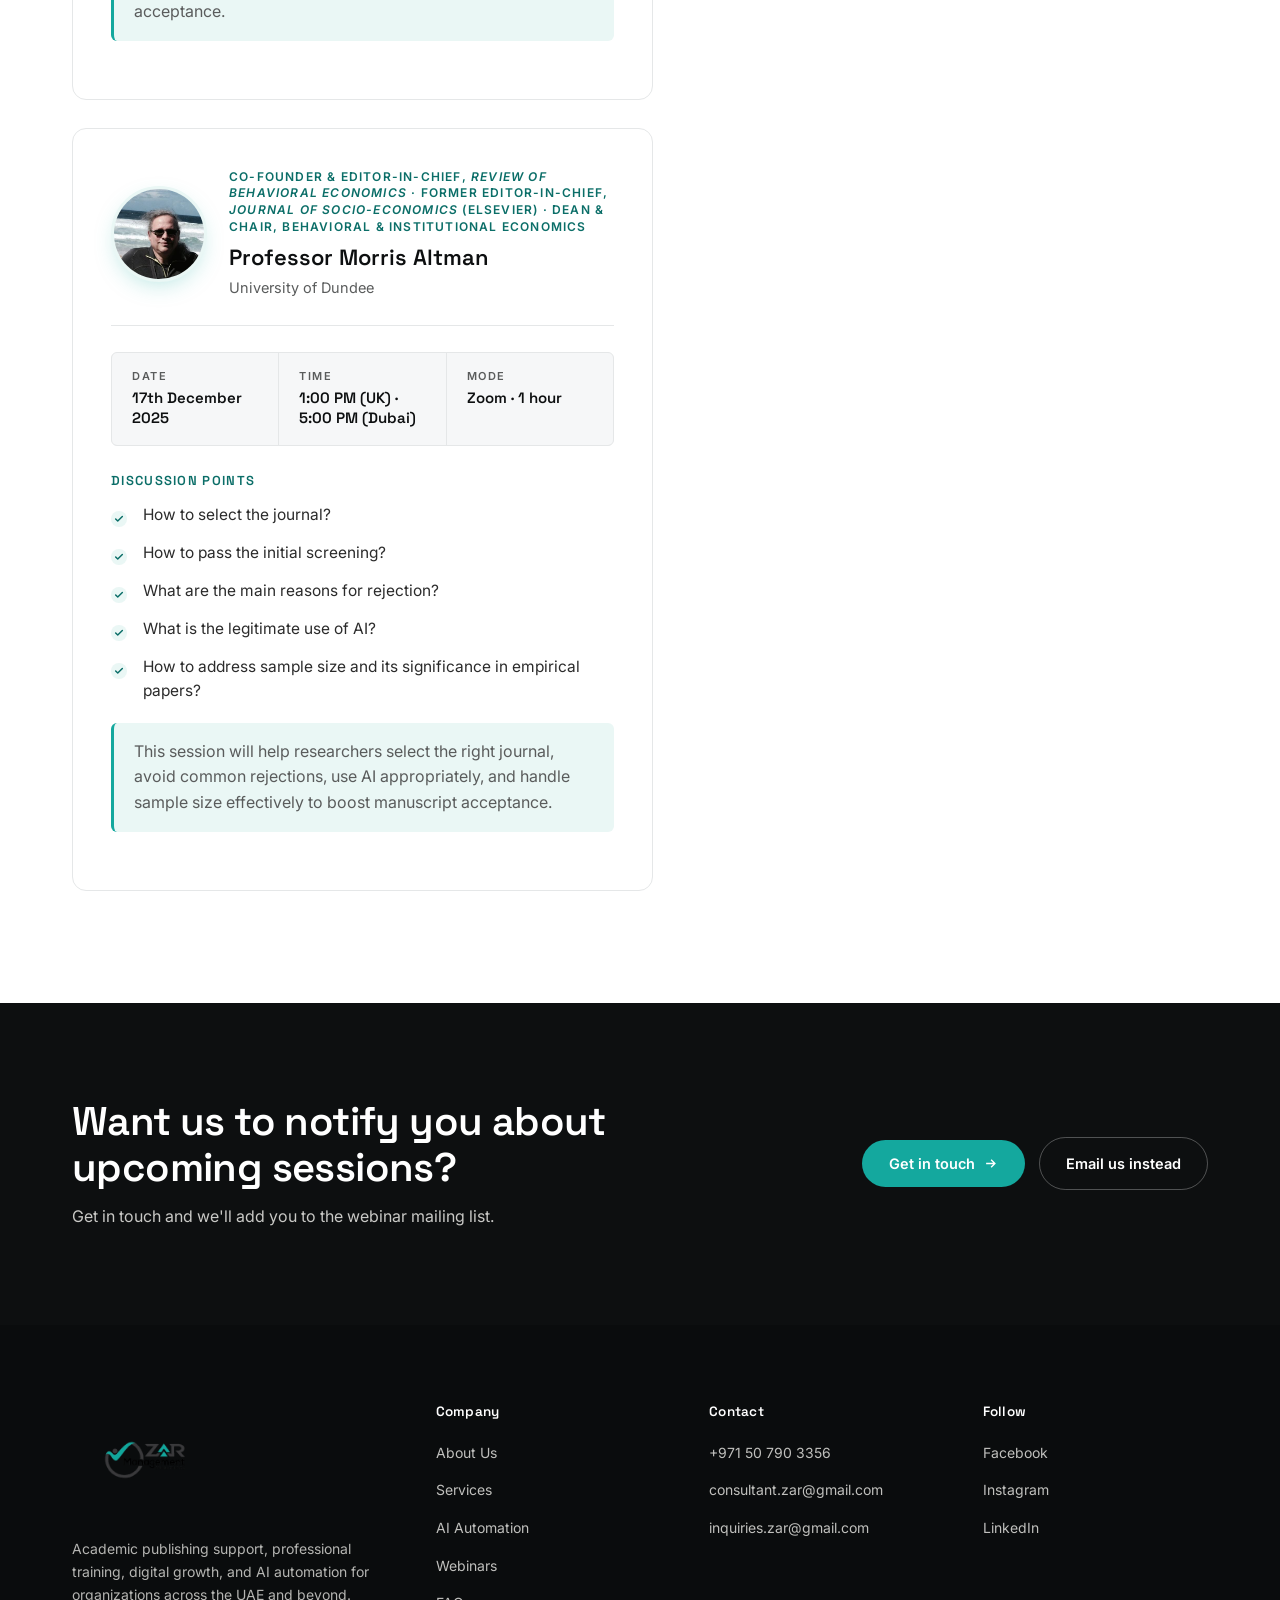
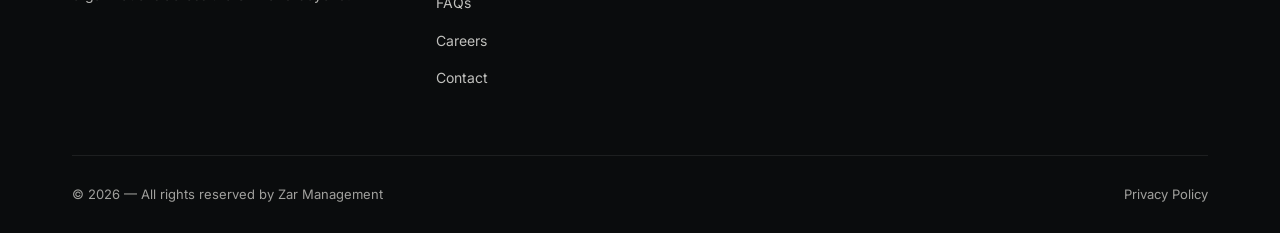
<file: our-webinars.html>
<!DOCTYPE html>
<html lang="en">
<head>
<meta charset="UTF-8">
<meta name="viewport" content="width=device-width, initial-scale=1.0">
<link rel="icon" type="image/png" href="zar-logo.png">
<title>Our Webinars — ZAR Management Consultancies</title>
<meta name="description" content="Exclusive Meet the Editor webinars with journal editors and academic leaders. Improve your manuscripts and increase journal acceptance chances.">
<link rel="preconnect" href="https://fonts.googleapis.com">
<link rel="preconnect" href="https://fonts.gstatic.com" crossorigin>
<link rel="preload" as="style" href="https://fonts.googleapis.com/css2?family=Space+Grotesk:wght@400;500;600;700&family=Inter:wght@400;500;600;700&display=swap">
<link rel="stylesheet" href="https://fonts.googleapis.com/css2?family=Space+Grotesk:wght@400;500;600;700&family=Inter:wght@400;500;600;700&display=swap" media="print" onload="this.media='all'">
<noscript><link rel="stylesheet" href="https://fonts.googleapis.com/css2?family=Space+Grotesk:wght@400;500;600;700&family=Inter:wght@400;500;600;700&display=swap"></noscript>
<link rel="stylesheet" href="styles.css">
</head>
<body>

<div class="mobile-drawer" id="mobileDrawer" role="dialog" aria-modal="true" aria-label="Mobile navigation" hidden>
  <button class="drawer-close" onclick="toggleDrawer()" aria-label="Close menu">✕</button>
  <div class="drawer-brand">
    <span class="brand-logo-wrap"><img src="zar-logo.png" alt="ZAR" width="320" height="120"></span>
  </div>
  <a href="index.html">Home</a>
  <a href="index.html#about">About</a>
  <a href="index.html#services">Services</a>
  <a href="index.html#ai-automation" class="ai-link">AI Automation</a>
  <a href="index.html#growth">Training</a>
  <a href="our-webinars.html">Webinars</a>
  <a href="faqs.html">FAQs</a>
  <a href="careers.html">Careers</a>
  <a href="contact.html">Contact</a>
  <button class="drawer-cta" onclick="location.href='contact.html'">Get a Consultation</button>
</div>

<header class="nav">
  <div class="nav-inner">
    <a class="brand" href="index.html" aria-label="ZAR Management Consultancies">
      <span class="brand-logo-wrap"><img src="zar-logo.png" alt="ZAR Management Consultancies" width="320" height="120"></span>
    </a>
    <nav class="links">
      <a href="index.html">Home</a>
      <a href="index.html#about">About</a>
      <a href="index.html#services">Services</a>
      <a href="index.html#ai-automation" class="ai-link">AI Automation</a>
      <a href="index.html#growth">Training</a>
      <a href="our-webinars.html" class="active">Webinars</a>
      <a href="faqs.html">FAQs</a>
      <a href="careers.html">Careers</a>
      <a href="contact.html">Contact</a>
    </nav>
    <button class="nav-cta" onclick="location.href='contact.html'">
      Get a Consultation
      <svg viewBox="0 0 24 24" fill="none" stroke="currentColor" stroke-width="2.2"><path d="M5 12h14M13 6l6 6-6 6"/></svg>
    </button>
    <button class="burger" aria-label="Open navigation menu" aria-expanded="false" aria-controls="mobileDrawer" onclick="toggleDrawer()">
      <span></span><span></span><span></span>
    </button>
  </div>
</header>

<section class="service-hero">
  <div class="wrap">
    <div class="breadcrumb">
      <a href="index.html">Home</a>
      <span>/</span>
      <span style="color:#fff;">Our Webinars</span>
    </div>
    <div class="eyebrow on-dark">Meet the Editor</div>
    <h1>Our Webinars</h1>
    <p class="lede">Exclusive Meet the Editor sessions with journal editors and academic leaders — designed to help researchers improve their manuscripts and increase their chances of journal acceptance.</p>
    <div class="btn-row">
      <a href="mailto:consultant.zar@gmail.com" class="btn btn-ghost">Email us</a>
    </div>
  </div>
</section>

<section class="service-body">
  <div class="wrap">
    <div class="grid">
      <div>
        <div class="eyebrow">Past Sessions</div>
        <h2>Meet the Editor.</h2>
        <p>ZAR Consultancy is pleased to announce exclusive <strong>Meet the Editor</strong> sessions with leading journal editors and academic experts. Each session is one hour on Zoom, followed by discussion on the practical questions researchers face most often when preparing and submitting manuscripts.</p>

        <div class="webinar-list">

          <!-- ============ SESSION 1 — Dr. Francesco Di Maddaloni ============ -->
          <div class="webinar-card">
            <div class="webinar-speaker">
              <div class="webinar-photo">
                <img src="webinar-francesco.jpg" alt="Dr. Francesco Di Maddaloni" width="400" height="400" loading="lazy" decoding="async">
              </div>
              <div class="webinar-speaker-info">
                <div class="webinar-role">Co-Editor-in-Chief (ijMPB) &amp; Associate Professor, Project Studies</div>
                <div class="webinar-name">Dr. Francesco Di Maddaloni</div>
                <div class="webinar-affil">The Bartlett, UCL</div>
              </div>
            </div>

            <div class="webinar-details">
              <div class="webinar-detail">
                <span class="webinar-detail-label">Date</span>
                <span class="webinar-detail-value">3rd December 2025</span>
              </div>
              <div class="webinar-detail">
                <span class="webinar-detail-label">Time</span>
                <span class="webinar-detail-value">5:00 PM (Dubai Time)</span>
              </div>
              <div class="webinar-detail">
                <span class="webinar-detail-label">Mode</span>
                <span class="webinar-detail-value">Zoom · 1 hour</span>
              </div>
            </div>

            <div class="webinar-points">
              <h4>Discussion Points</h4>
              <ul>
                <li>How to select the right journal?</li>
                <li>How to pass the initial editorial screening?</li>
                <li>Common reasons for rejection.</li>
                <li>Legitimate and ethical use of AI in research.</li>
              </ul>
            </div>

            <p class="webinar-note">This session will guide researchers on improving their manuscripts and increasing their chances of journal acceptance.</p>
          </div>

          <!-- ============ SESSION 2 — Professor Morris Altman ============ -->
          <div class="webinar-card">
            <div class="webinar-speaker">
              <div class="webinar-photo">
                <img src="webinar-altman.jpg" alt="Professor Morris Altman" width="400" height="400" loading="lazy" decoding="async">
              </div>
              <div class="webinar-speaker-info">
                <div class="webinar-role">Co-Founder &amp; Editor-in-Chief, <em>Review of Behavioral Economics</em> · Former Editor-in-Chief, <em>Journal of Socio-Economics</em> (Elsevier) · Dean &amp; Chair, Behavioral &amp; Institutional Economics</div>
                <div class="webinar-name">Professor Morris Altman</div>
                <div class="webinar-affil">University of Dundee</div>
              </div>
            </div>

            <div class="webinar-details">
              <div class="webinar-detail">
                <span class="webinar-detail-label">Date</span>
                <span class="webinar-detail-value">17th December 2025</span>
              </div>
              <div class="webinar-detail">
                <span class="webinar-detail-label">Time</span>
                <span class="webinar-detail-value">1:00 PM (UK) · 5:00 PM (Dubai)</span>
              </div>
              <div class="webinar-detail">
                <span class="webinar-detail-label">Mode</span>
                <span class="webinar-detail-value">Zoom · 1 hour</span>
              </div>
            </div>

            <div class="webinar-points">
              <h4>Discussion Points</h4>
              <ul>
                <li>How to select the journal?</li>
                <li>How to pass the initial screening?</li>
                <li>What are the main reasons for rejection?</li>
                <li>What is the legitimate use of AI?</li>
                <li>How to address sample size and its significance in empirical papers?</li>
              </ul>
            </div>

            <p class="webinar-note">This session will help researchers select the right journal, avoid common rejections, use AI appropriately, and handle sample size effectively to boost manuscript acceptance.</p>
          </div>

        </div>
      </div>

      <aside class="service-sidebar">
        <h4>At a glance</h4>
        <ul>
          <li>Format <span>Zoom · 1 hour</span></li>
          <li>Sessions <span>2 completed</span></li>
          <li>Hosted by <span>ZAR Consultancy</span></li>
          <li>Focus <span>Manuscript &amp; journal strategy</span></li>
        </ul>
      </aside>
    </div>
  </div>
</section>

<section class="service-cta">
  <div class="wrap">
    <div>
      <h2>Want us to notify you about upcoming sessions?</h2>
      <p>Get in touch and we'll add you to the webinar mailing list.</p>
    </div>
    <div class="cta-group">
      <button class="btn btn-teal" onclick="location.href='contact.html'">
        Get in touch
        <svg viewBox="0 0 24 24" fill="none" stroke="currentColor" stroke-width="2.2"><path d="M5 12h14M13 6l6 6-6 6"/></svg>
      </button>
      <a href="mailto:consultant.zar@gmail.com" class="btn btn-ghost">Email us instead</a>
    </div>
  </div>
</section>

<footer>
  <div class="wrap">
    <div class="foot-grid">
      <div>
        <a class="brand" href="index.html" aria-label="ZAR Management Consultancies">
          <span class="brand-logo-wrap"><img src="zar-logo.png" alt="ZAR Management Consultancies" width="320" height="120"></span>
        </a>
        <p class="tag">Academic publishing support, professional training, digital growth, and AI automation for organizations across the UAE and beyond.</p>
      </div>
      <div>
        <h4>Company</h4>
        <ul>
          <li><a href="index.html#about">About Us</a></li>
          <li><a href="index.html#services">Services</a></li>
          <li><a href="index.html#ai-automation">AI Automation</a></li>
          <li><a href="our-webinars.html">Webinars</a></li>
          <li><a href="faqs.html">FAQs</a></li>
          <li><a href="careers.html">Careers</a></li>
          <li><a href="contact.html">Contact</a></li>
        </ul>
      </div>
      <div>
        <h4>Contact</h4>
        <ul>
          <li><a href="tel:+971507903356">+971 50 790 3356</a></li>
          <li><a href="mailto:consultant.zar@gmail.com">consultant.zar@gmail.com</a></li>
          <li><a href="mailto:inquiries.zar@gmail.com">inquiries.zar@gmail.com</a></li>
        </ul>
      </div>
      <div>
        <h4>Follow</h4>
        <ul>
          <li><a href="https://www.facebook.com/profile.php?id=61575721076729">Facebook</a></li>
          <li><a href="https://www.instagram.com/zar_management_consultancies">Instagram</a></li>
          <li><a href="https://www.linkedin.com/company/zar-management-consultancies/">LinkedIn</a></li>
        </ul>
      </div>
    </div>
    <div class="foot-bottom">
      <span>© 2026 — All rights reserved by Zar Management</span>
      <a href="privacy-policy.html">Privacy Policy</a>
    </div>
  </div>
</footer>

<script>
function toggleDrawer(){
  var d = document.getElementById('mobileDrawer');
  var open = d.classList.toggle('open');
  d.hidden = !open;
  var b = document.querySelector('.burger');
  if(b) b.setAttribute('aria-expanded', open ? 'true' : 'false');
  document.body.style.overflow = open ? 'hidden' : '';
}
</script>

<!-- ZAR Assistant Chatbot -->
<script>
(function(){
  if(!window.chatbase || window.chatbase("getState") !== "initialized"){
    window.chatbase = function(){
      if(!window.chatbase.q){ window.chatbase.q = []; }
      window.chatbase.q.push(Array.prototype.slice.call(arguments));
    };
    window.chatbase = new Proxy(window.chatbase, {
      get: function(target, prop){
        if(prop === "q"){ return target.q; }
        return function(){ return target.apply(null, arguments); };
      }
    });
  }
  var onLoad = function(){
    var script = document.createElement("script");
    script.src = "https://www.chatbase.co/embed.min.js";
    script.id = "fcKKKi-2BwnIKSpC3pAE8";
    script.domain = "www.chatbase.co";
    document.body.appendChild(script);
  };
  if(document.readyState === "complete"){ onLoad(); }
  else { window.addEventListener("load", onLoad); }
})();
</script>
</body>
</html>
</file>
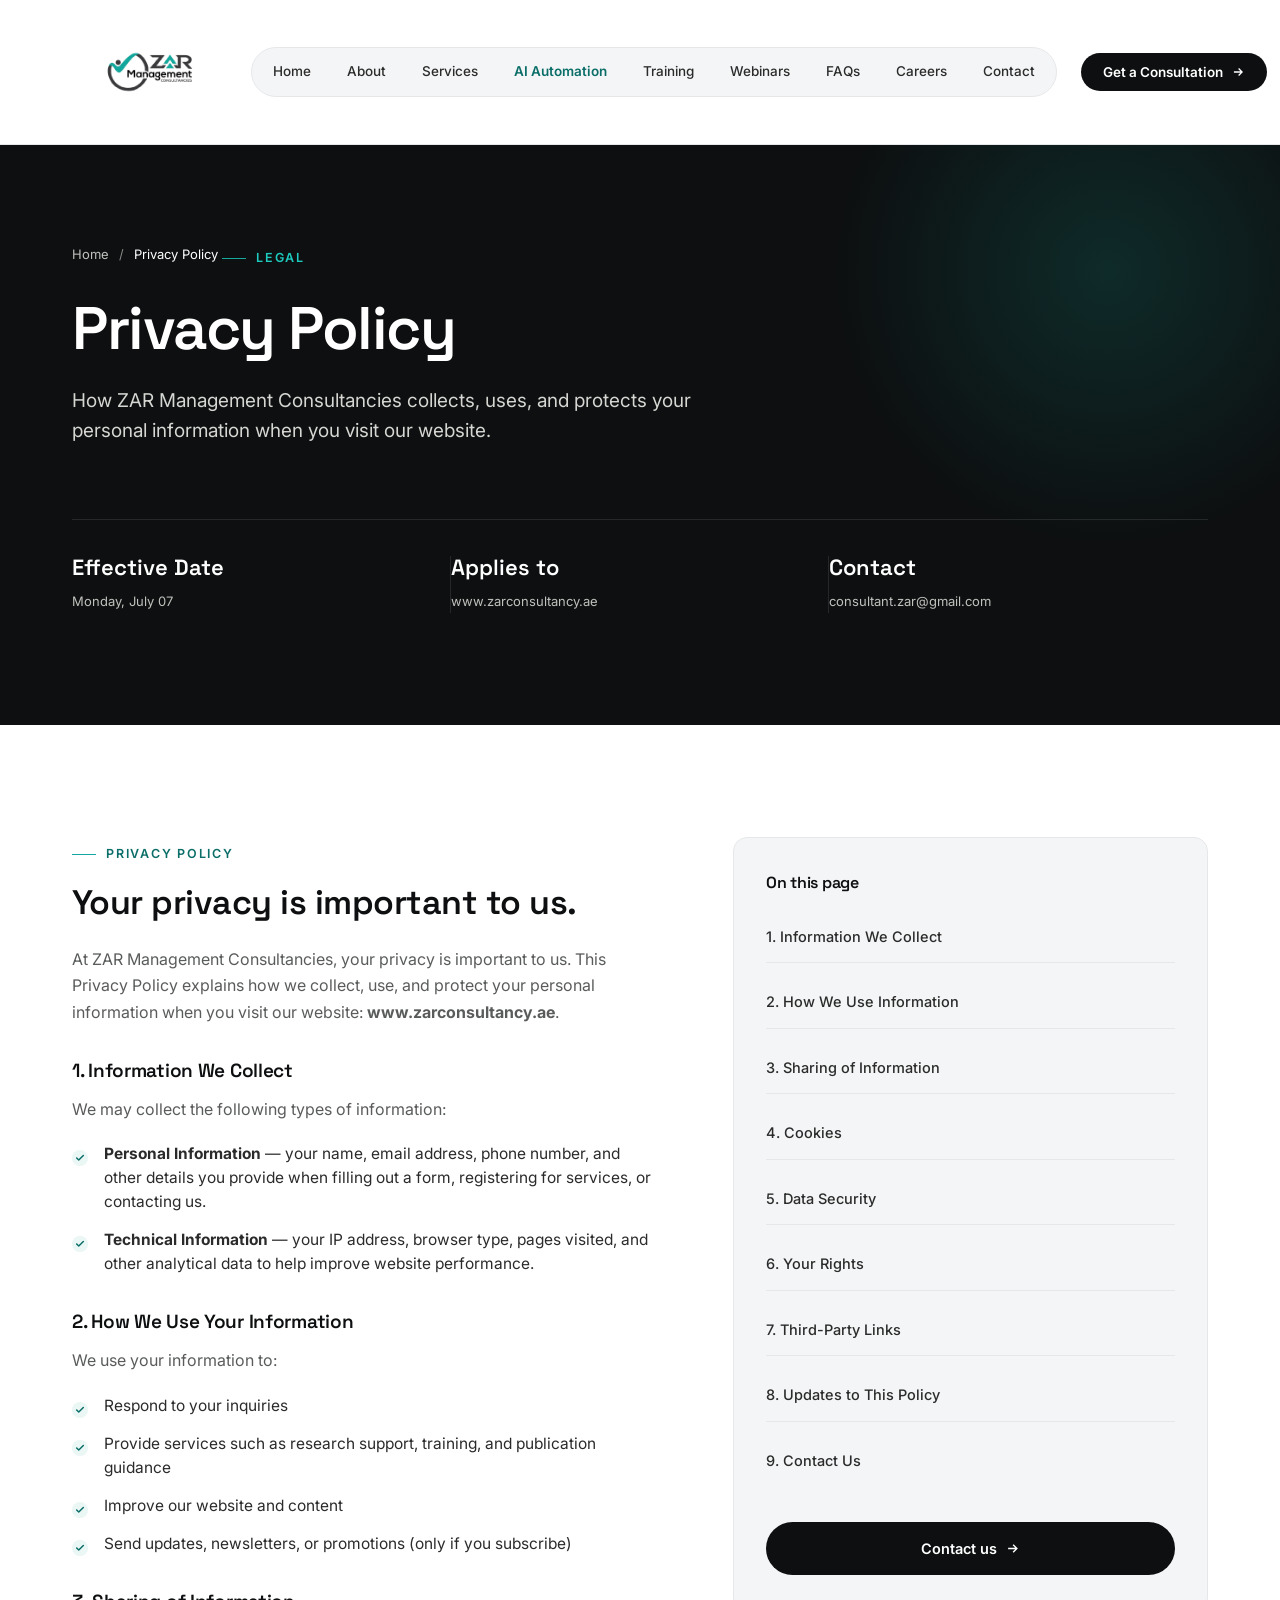
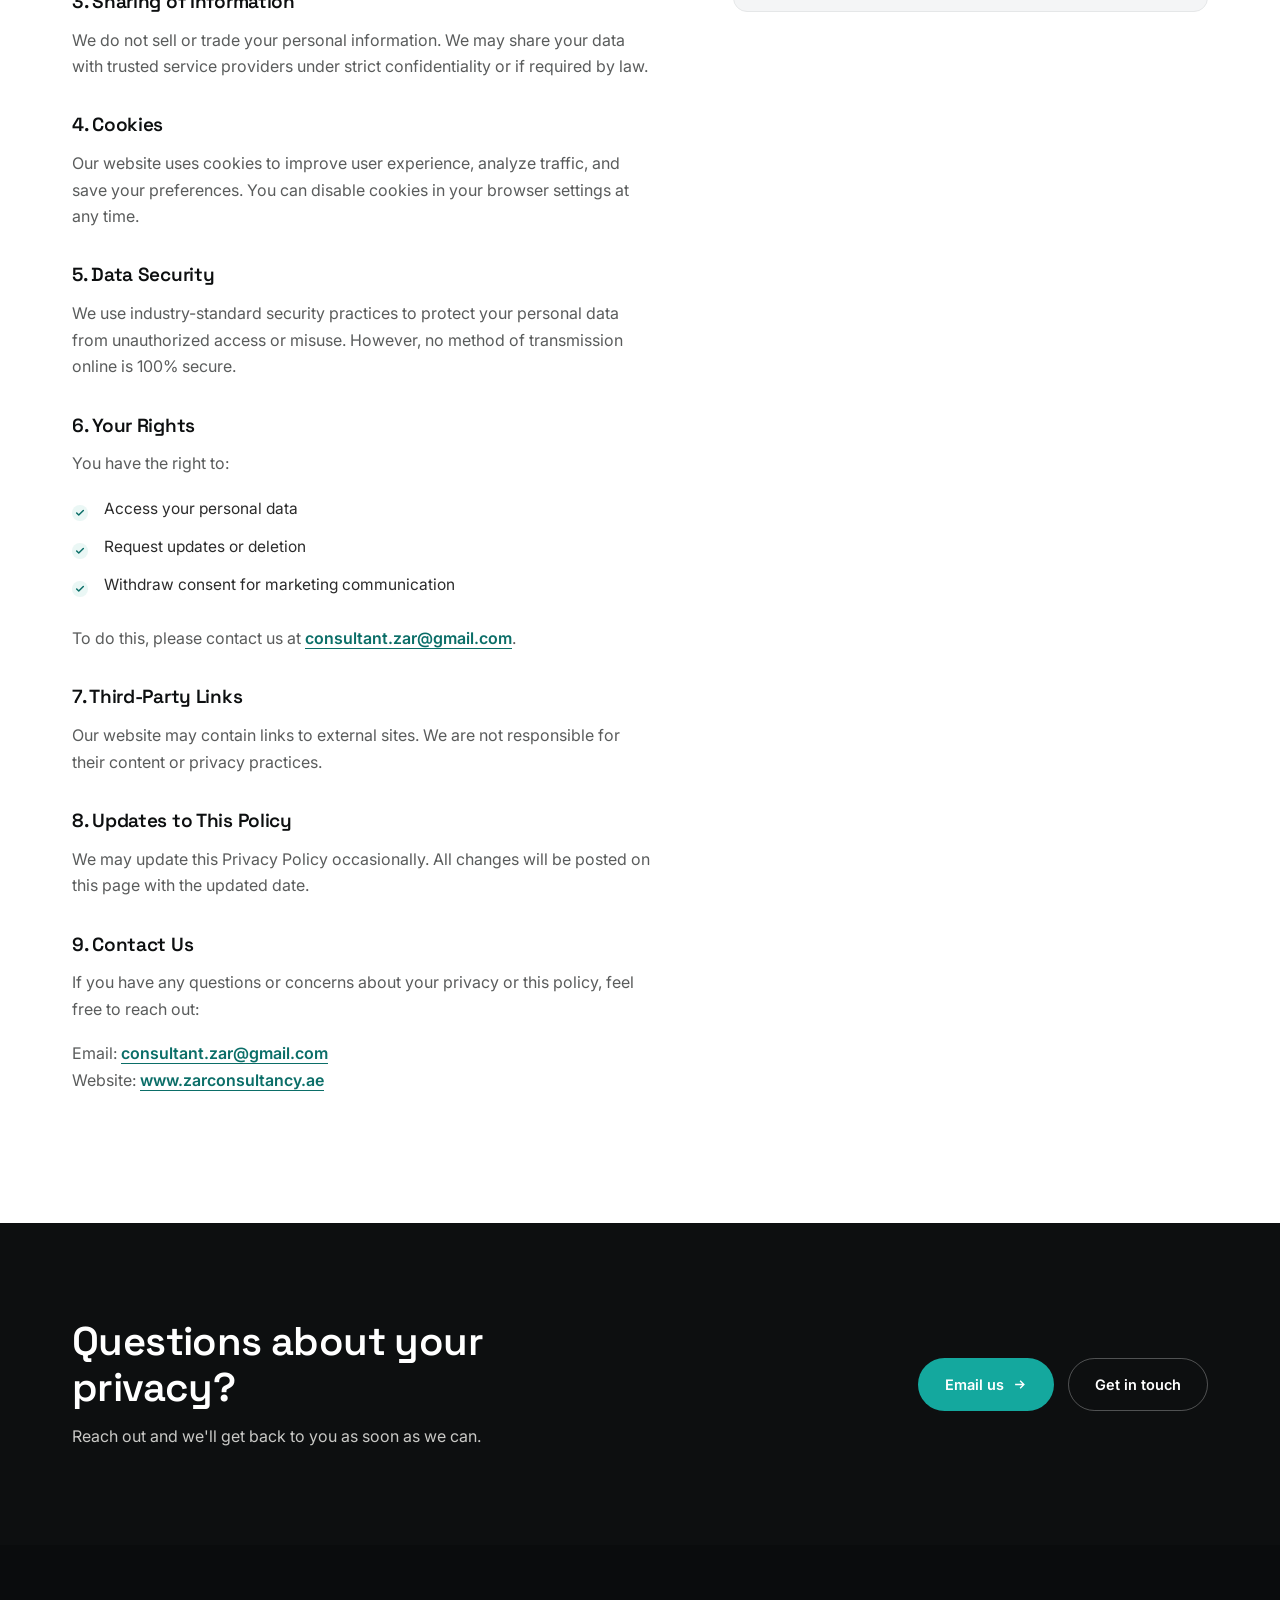
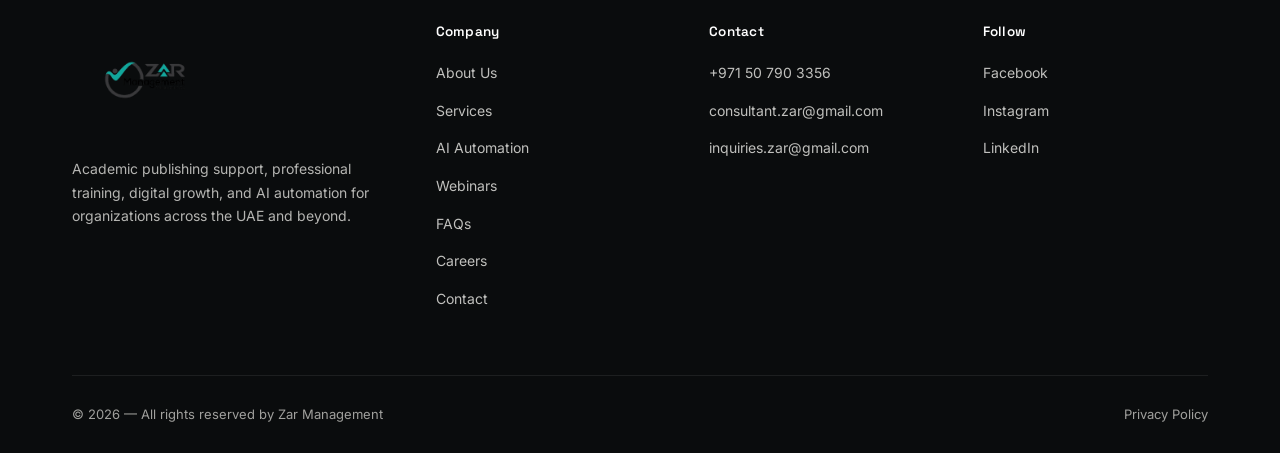
<file: privacy-policy.html>
<!DOCTYPE html>
<html lang="en">
<head>
<meta charset="UTF-8">
<meta name="viewport" content="width=device-width, initial-scale=1.0">
<link rel="icon" type="image/png" href="zar-logo.png">
<title>Privacy Policy — ZAR Management Consultancies</title>
<meta name="description" content="How ZAR Management Consultancies collects, uses, and protects your personal information when you visit our website.">
<link rel="preconnect" href="https://fonts.googleapis.com">
<link rel="preconnect" href="https://fonts.gstatic.com" crossorigin>
<link rel="preload" as="style" href="https://fonts.googleapis.com/css2?family=Space+Grotesk:wght@400;500;600;700&family=Inter:wght@400;500;600;700&display=swap">
<link rel="stylesheet" href="https://fonts.googleapis.com/css2?family=Space+Grotesk:wght@400;500;600;700&family=Inter:wght@400;500;600;700&display=swap" media="print" onload="this.media='all'">
<noscript><link rel="stylesheet" href="https://fonts.googleapis.com/css2?family=Space+Grotesk:wght@400;500;600;700&family=Inter:wght@400;500;600;700&display=swap"></noscript>
<link rel="stylesheet" href="styles.css">
</head>
<body>

<div class="mobile-drawer" id="mobileDrawer" role="dialog" aria-modal="true" aria-label="Mobile navigation" hidden>
  <button class="drawer-close" onclick="toggleDrawer()" aria-label="Close menu">✕</button>
  <div class="drawer-brand">
    <span class="brand-logo-wrap"><img src="zar-logo.png" alt="ZAR" width="320" height="120"></span>
  </div>
  <a href="index.html">Home</a>
  <a href="index.html#about">About</a>
  <a href="index.html#services">Services</a>
  <a href="index.html#ai-automation" class="ai-link">AI Automation</a>
  <a href="index.html#growth">Training</a>
  <a href="our-webinars.html">Webinars</a>
  <a href="faqs.html">FAQs</a>
  <a href="careers.html">Careers</a>
  <a href="contact.html">Contact</a>
  <button class="drawer-cta" onclick="location.href='contact.html'">Get a Consultation</button>
</div>

<header class="nav">
  <div class="nav-inner">
    <a class="brand" href="index.html" aria-label="ZAR Management Consultancies">
      <span class="brand-logo-wrap"><img src="zar-logo.png" alt="ZAR Management Consultancies" width="320" height="120"></span>
    </a>
    <nav class="links">
      <a href="index.html">Home</a>
      <a href="index.html#about">About</a>
      <a href="index.html#services">Services</a>
      <a href="index.html#ai-automation" class="ai-link">AI Automation</a>
      <a href="index.html#growth">Training</a>
      <a href="our-webinars.html">Webinars</a>
      <a href="faqs.html">FAQs</a>
      <a href="careers.html">Careers</a>
      <a href="contact.html">Contact</a>
    </nav>
    <button class="nav-cta" onclick="location.href='contact.html'">
      Get a Consultation
      <svg viewBox="0 0 24 24" fill="none" stroke="currentColor" stroke-width="2.2"><path d="M5 12h14M13 6l6 6-6 6"/></svg>
    </button>
    <button class="burger" aria-label="Open navigation menu" aria-expanded="false" aria-controls="mobileDrawer" onclick="toggleDrawer()">
      <span></span><span></span><span></span>
    </button>
  </div>
</header>

<!-- =====================================================
     HERO
     ===================================================== -->
<section class="service-hero">
  <div class="wrap">
    <div class="breadcrumb">
      <a href="index.html">Home</a>
      <span>/</span>
      <span style="color:#fff;">Privacy Policy</span>
    </div>
    <div class="eyebrow on-dark">Legal</div>
    <h1>Privacy Policy</h1>
    <p class="lede">How ZAR Management Consultancies collects, uses, and protects your personal information when you visit our website.</p>
    <div class="meta-grid">
      <div class="meta-item"><b>Effective Date</b><span>Monday, July 07</span></div>
      <div class="meta-item"><b>Applies to</b><span>www.zarconsultancy.ae</span></div>
      <div class="meta-item"><b>Contact</b><span>consultant.zar@gmail.com</span></div>
    </div>
  </div>
</section>

<!-- =====================================================
     POLICY BODY
     ===================================================== -->
<section class="service-body">
  <div class="wrap">
    <div class="grid">
      <div>
        <div class="eyebrow">Privacy Policy</div>
        <h2>Your privacy is important to us.</h2>
        <p>At ZAR Management Consultancies, your privacy is important to us. This Privacy Policy explains how we collect, use, and protect your personal information when you visit our website: <strong>www.zarconsultancy.ae</strong>.</p>

        <h3 id="collect">1. Information We Collect</h3>
        <p>We may collect the following types of information:</p>
        <ul>
          <li><strong>Personal Information</strong> — your name, email address, phone number, and other details you provide when filling out a form, registering for services, or contacting us.</li>
          <li><strong>Technical Information</strong> — your IP address, browser type, pages visited, and other analytical data to help improve website performance.</li>
        </ul>

        <h3 id="use">2. How We Use Your Information</h3>
        <p>We use your information to:</p>
        <ul>
          <li>Respond to your inquiries</li>
          <li>Provide services such as research support, training, and publication guidance</li>
          <li>Improve our website and content</li>
          <li>Send updates, newsletters, or promotions (only if you subscribe)</li>
        </ul>

        <h3 id="sharing">3. Sharing of Information</h3>
        <p>We do not sell or trade your personal information. We may share your data with trusted service providers under strict confidentiality or if required by law.</p>

        <h3 id="cookies">4. Cookies</h3>
        <p>Our website uses cookies to improve user experience, analyze traffic, and save your preferences. You can disable cookies in your browser settings at any time.</p>

        <h3 id="security">5. Data Security</h3>
        <p>We use industry-standard security practices to protect your personal data from unauthorized access or misuse. However, no method of transmission online is 100% secure.</p>

        <h3 id="rights">6. Your Rights</h3>
        <p>You have the right to:</p>
        <ul>
          <li>Access your personal data</li>
          <li>Request updates or deletion</li>
          <li>Withdraw consent for marketing communication</li>
        </ul>
        <p>To do this, please contact us at <a href="mailto:consultant.zar@gmail.com" style="color:var(--teal-deep);font-weight:600;border-bottom:1.5px solid var(--teal-deep);">consultant.zar@gmail.com</a>.</p>

        <h3 id="third-party">7. Third-Party Links</h3>
        <p>Our website may contain links to external sites. We are not responsible for their content or privacy practices.</p>

        <h3 id="updates">8. Updates to This Policy</h3>
        <p>We may update this Privacy Policy occasionally. All changes will be posted on this page with the updated date.</p>

        <h3 id="contact">9. Contact Us</h3>
        <p>If you have any questions or concerns about your privacy or this policy, feel free to reach out:</p>
        <p>Email: <a href="mailto:consultant.zar@gmail.com" style="color:var(--teal-deep);font-weight:600;border-bottom:1.5px solid var(--teal-deep);">consultant.zar@gmail.com</a><br>
        Website: <a href="https://www.zarconsultancy.ae" target="_blank" rel="noopener" style="color:var(--teal-deep);font-weight:600;border-bottom:1.5px solid var(--teal-deep);">www.zarconsultancy.ae</a></p>
      </div>

      <aside class="service-sidebar">
        <h4>On this page</h4>
        <ul>
          <li><a href="#collect" style="color:var(--charcoal);font-weight:500;">1. Information We Collect</a></li>
          <li><a href="#use" style="color:var(--charcoal);font-weight:500;">2. How We Use Information</a></li>
          <li><a href="#sharing" style="color:var(--charcoal);font-weight:500;">3. Sharing of Information</a></li>
          <li><a href="#cookies" style="color:var(--charcoal);font-weight:500;">4. Cookies</a></li>
          <li><a href="#security" style="color:var(--charcoal);font-weight:500;">5. Data Security</a></li>
          <li><a href="#rights" style="color:var(--charcoal);font-weight:500;">6. Your Rights</a></li>
          <li><a href="#third-party" style="color:var(--charcoal);font-weight:500;">7. Third-Party Links</a></li>
          <li><a href="#updates" style="color:var(--charcoal);font-weight:500;">8. Updates to This Policy</a></li>
          <li><a href="#contact" style="color:var(--charcoal);font-weight:500;">9. Contact Us</a></li>
        </ul>
        <a class="btn btn-primary sidebar-cta" href="mailto:consultant.zar@gmail.com">
          Contact us
          <svg viewBox="0 0 24 24" fill="none" stroke="currentColor" stroke-width="2.2"><path d="M5 12h14M13 6l6 6-6 6"/></svg>
        </a>
      </aside>
    </div>
  </div>
</section>

<!-- =====================================================
     CTA BANNER
     ===================================================== -->
<section class="service-cta">
  <div class="wrap">
    <div>
      <h2>Questions about your privacy?</h2>
      <p>Reach out and we'll get back to you as soon as we can.</p>
    </div>
    <div class="cta-group">
      <a class="btn btn-teal" href="mailto:consultant.zar@gmail.com">
        Email us
        <svg viewBox="0 0 24 24" fill="none" stroke="currentColor" stroke-width="2.2"><path d="M5 12h14M13 6l6 6-6 6"/></svg>
      </a>
      <a href="index.html#contact" class="btn btn-ghost">Get in touch</a>
    </div>
  </div>
</section>

<!-- =====================================================
     FOOTER
     ===================================================== -->
<footer>
  <div class="wrap">
    <div class="foot-grid">
      <div>
        <a class="brand" href="index.html" aria-label="ZAR Management Consultancies">
          <span class="brand-logo-wrap"><img src="zar-logo.png" alt="ZAR Management Consultancies" width="320" height="120"></span>
        </a>
        <p class="tag">Academic publishing support, professional training, digital growth, and AI automation for organizations across the UAE and beyond.</p>
      </div>
      <div>
        <h4>Company</h4>
        <ul>
          <li><a href="index.html#about">About Us</a></li>
          <li><a href="index.html#services">Services</a></li>
          <li><a href="index.html#ai-automation">AI Automation</a></li>
          <li><a href="our-webinars.html">Webinars</a></li>
          <li><a href="faqs.html">FAQs</a></li>
          <li><a href="careers.html">Careers</a></li>
          <li><a href="contact.html">Contact</a></li>
        </ul>
      </div>
      <div>
        <h4>Contact</h4>
        <ul>
          <li><a href="tel:+971507903356">+971 50 790 3356</a></li>
          <li><a href="mailto:consultant.zar@gmail.com">consultant.zar@gmail.com</a></li>
          <li><a href="mailto:inquiries.zar@gmail.com">inquiries.zar@gmail.com</a></li>
        </ul>
      </div>
      <div>
        <h4>Follow</h4>
        <ul>
          <li><a href="https://www.facebook.com/profile.php?id=61575721076729">Facebook</a></li>
          <li><a href="https://www.instagram.com/zar_management_consultancies">Instagram</a></li>
          <li><a href="https://www.linkedin.com/company/zar-management-consultancies/">LinkedIn</a></li>
        </ul>
      </div>
    </div>
    <div class="foot-bottom">
      <span>© 2026 — All rights reserved by Zar Management</span>
      <a href="privacy-policy.html">Privacy Policy</a>
    </div>
  </div>
</footer>

<script>
function toggleDrawer(){
  var d = document.getElementById('mobileDrawer');
  var open = d.classList.toggle('open');
  d.hidden = !open;
  var b = document.querySelector('.burger');
  if(b) b.setAttribute('aria-expanded', open ? 'true' : 'false');
  document.body.style.overflow = open ? 'hidden' : '';
}
</script>

<!-- ZAR Assistant Chatbot -->
<script>
(function(){
  if(!window.chatbase || window.chatbase("getState") !== "initialized"){
    window.chatbase = function(){
      if(!window.chatbase.q){ window.chatbase.q = []; }
      window.chatbase.q.push(Array.prototype.slice.call(arguments));
    };
    window.chatbase = new Proxy(window.chatbase, {
      get: function(target, prop){
        if(prop === "q"){ return target.q; }
        return function(){ return target.apply(null, arguments); };
      }
    });
  }
  var onLoad = function(){
    var script = document.createElement("script");
    script.src = "https://www.chatbase.co/embed.min.js";
    script.id = "fcKKKi-2BwnIKSpC3pAE8";
    script.domain = "www.chatbase.co";
    document.body.appendChild(script);
  };
  if(document.readyState === "complete"){ onLoad(); }
  else { window.addEventListener("load", onLoad); }
})();
</script>
</body>
</html>
</file>
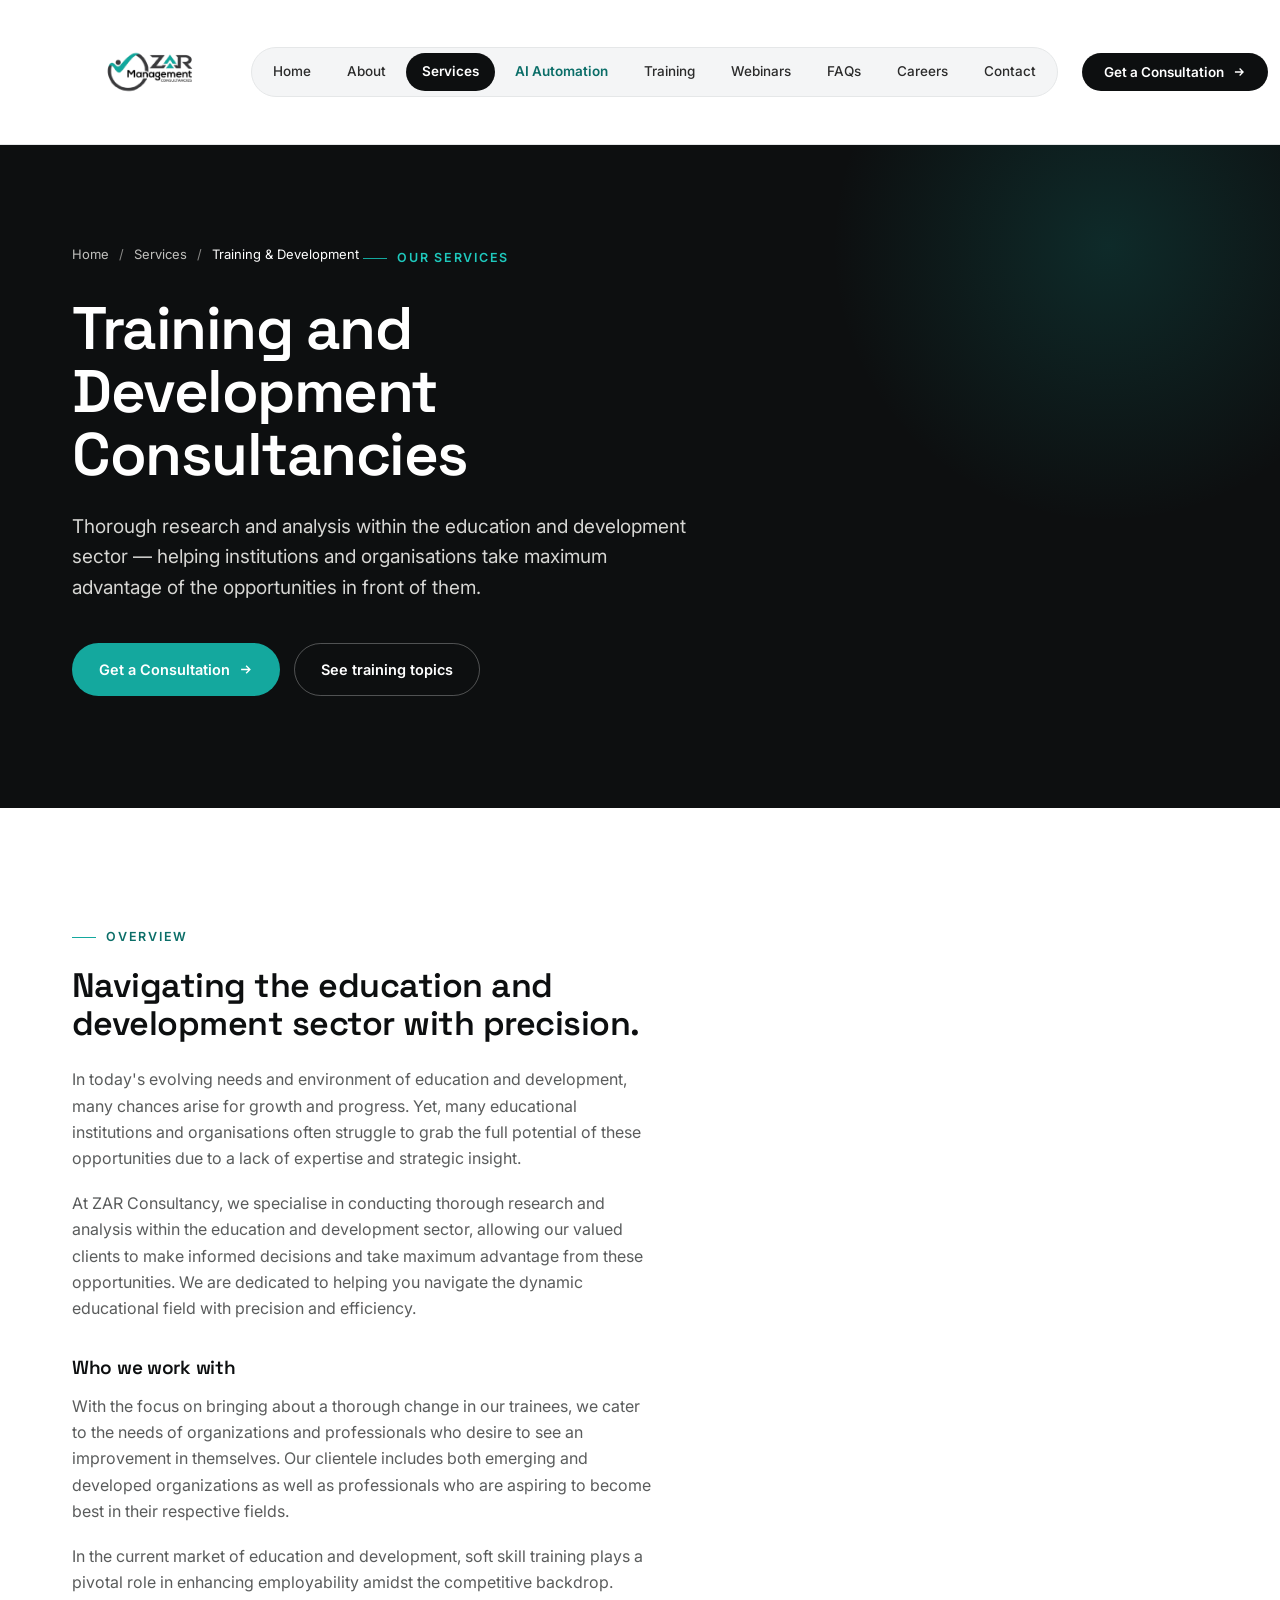
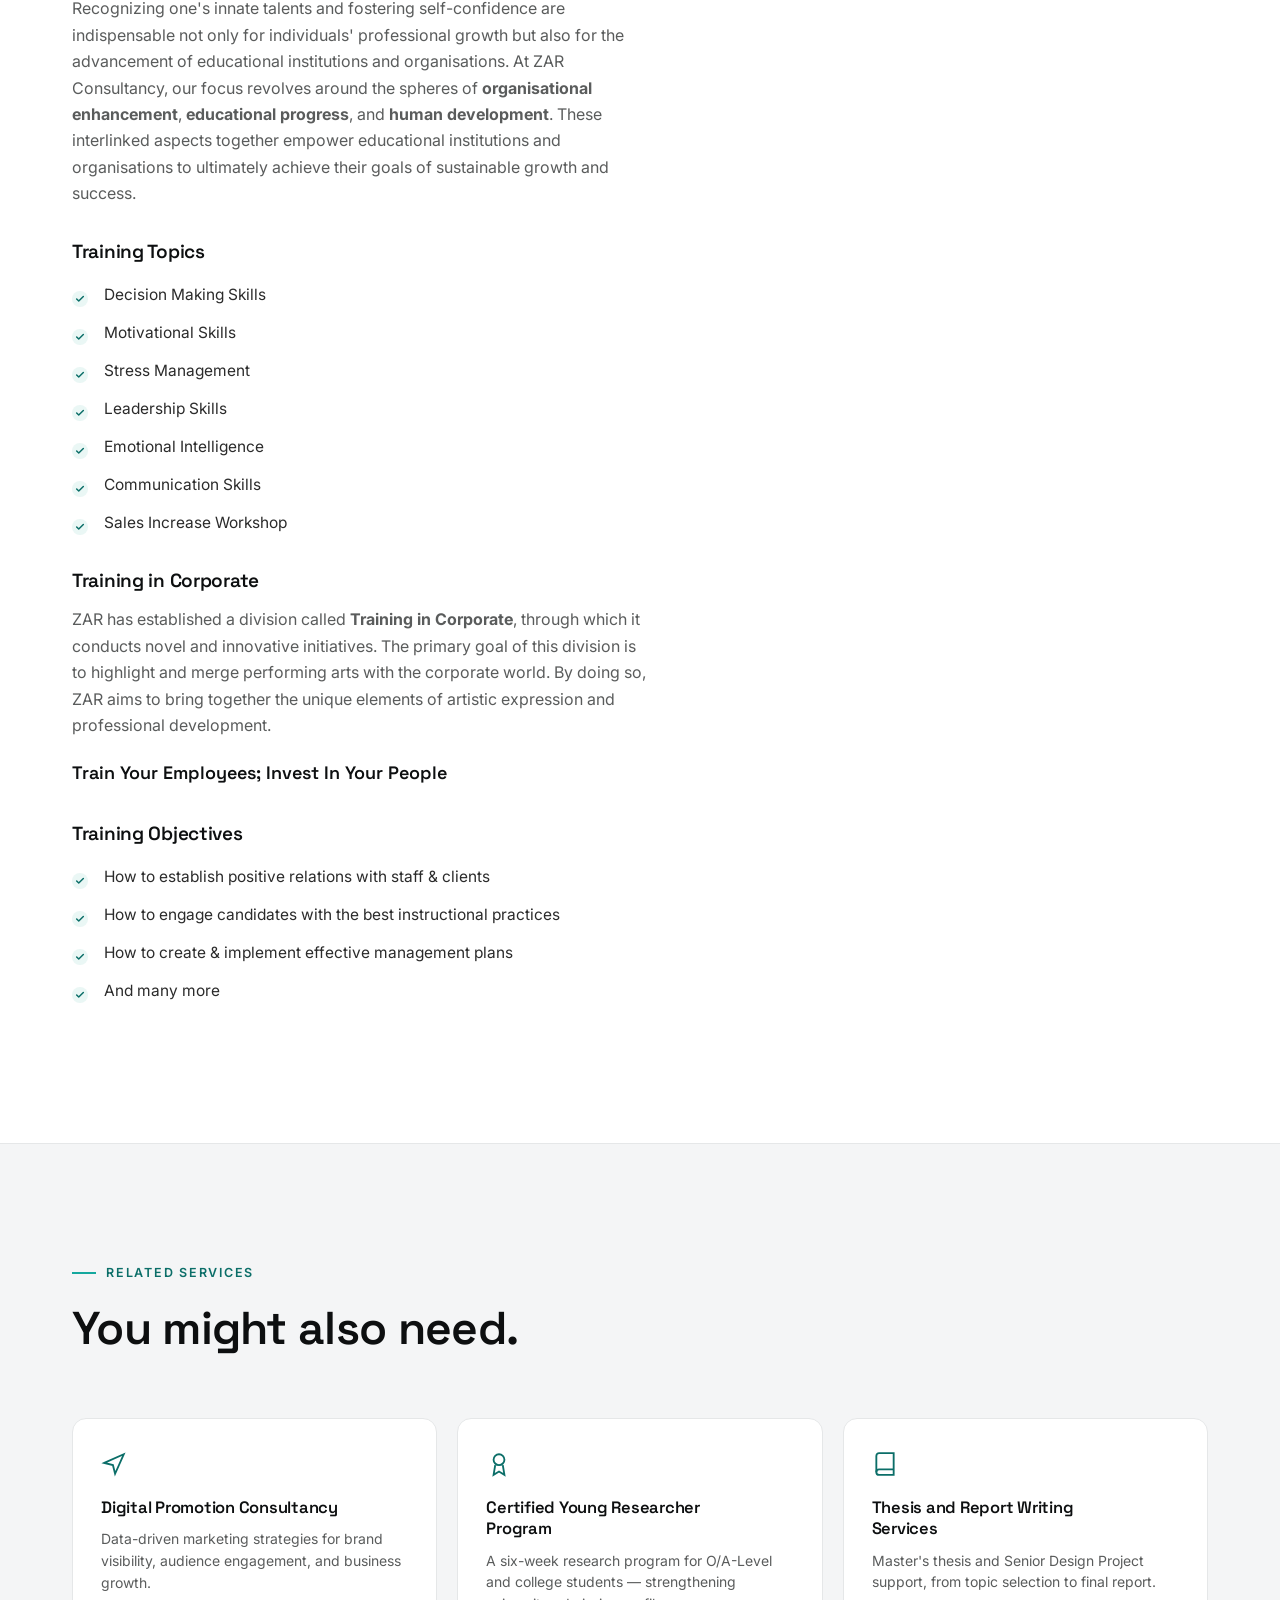
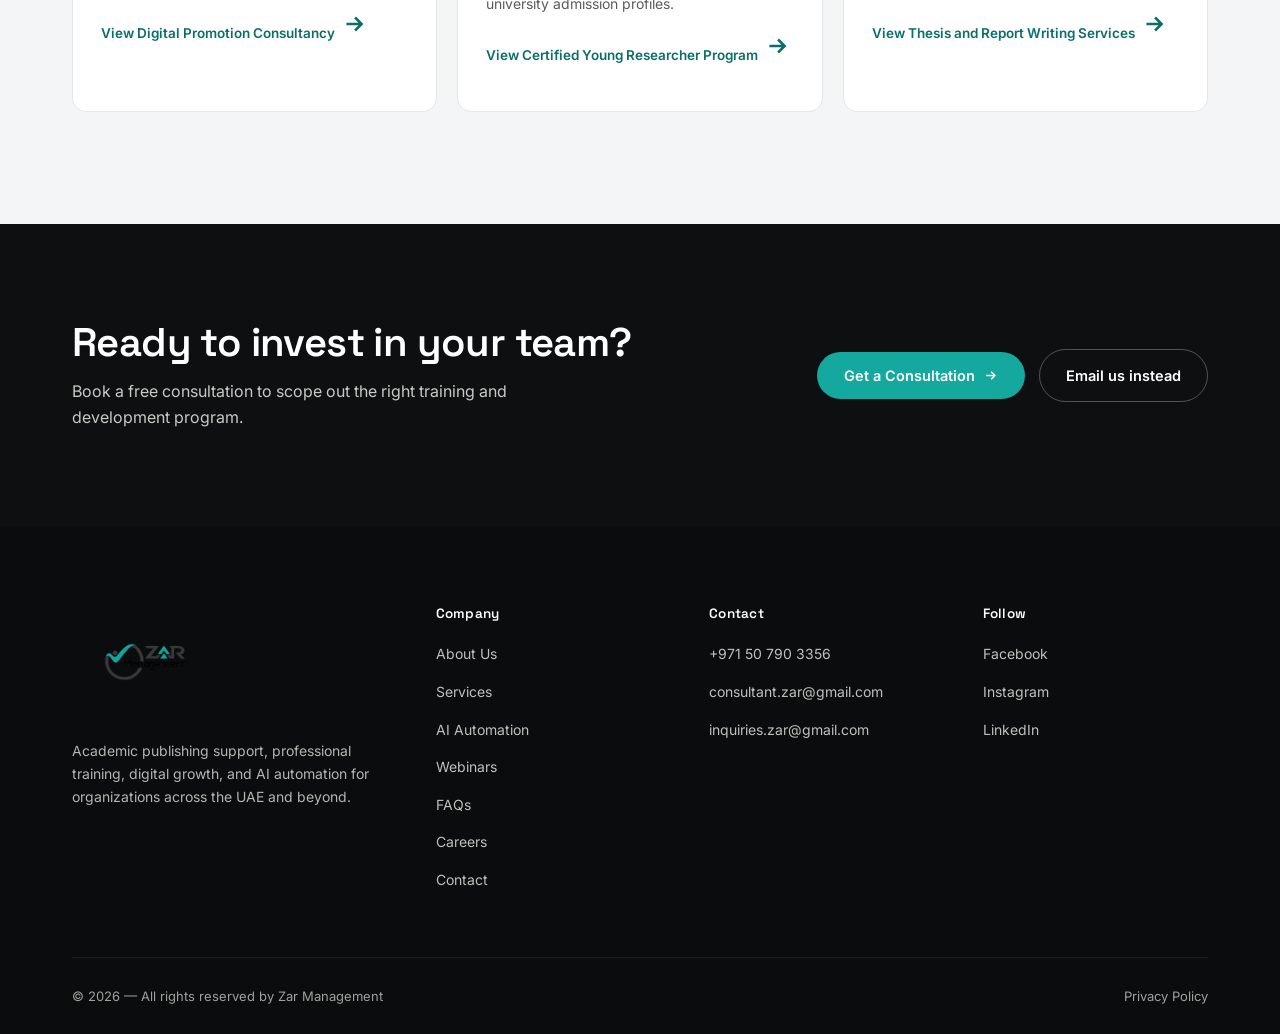
<file: professional-training.html>
<!DOCTYPE html>
<html lang="en">
<head>
<meta charset="UTF-8">
<meta name="viewport" content="width=device-width, initial-scale=1.0">
<link rel="icon" type="image/png" href="zar-logo.png">
<title>Training and Development Consultancies — ZAR Management Consultancies</title>
<meta name="description" content="Custom training and development programs for institutions, organisations, and corporate teams — leadership, communication, stress management, and more.">
<link rel="preconnect" href="https://fonts.googleapis.com">
<link rel="preconnect" href="https://fonts.gstatic.com" crossorigin>
<link rel="preload" as="style" href="https://fonts.googleapis.com/css2?family=Space+Grotesk:wght@400;500;600;700&family=Inter:wght@400;500;600;700&display=swap">
<link rel="stylesheet" href="https://fonts.googleapis.com/css2?family=Space+Grotesk:wght@400;500;600;700&family=Inter:wght@400;500;600;700&display=swap" media="print" onload="this.media='all'">
<noscript><link rel="stylesheet" href="https://fonts.googleapis.com/css2?family=Space+Grotesk:wght@400;500;600;700&family=Inter:wght@400;500;600;700&display=swap"></noscript>
<link rel="stylesheet" href="styles.css">
</head>
<body>

<div class="mobile-drawer" id="mobileDrawer" role="dialog" aria-modal="true" aria-label="Mobile navigation" hidden>
  <button class="drawer-close" onclick="toggleDrawer()" aria-label="Close menu">✕</button>
  <div class="drawer-brand">
    <span class="brand-logo-wrap"><img src="zar-logo.png" alt="ZAR" width="320" height="120"></span>
  </div>
  <a href="index.html">Home</a>
  <a href="index.html#about">About</a>
  <a href="index.html#services">Services</a>
  <a href="index.html#ai-automation" class="ai-link">AI Automation</a>
  <a href="index.html#growth">Training</a>
  <a href="our-webinars.html">Webinars</a>
  <a href="faqs.html">FAQs</a>
  <a href="careers.html">Careers</a>
  <a href="contact.html">Contact</a>
  <button class="drawer-cta" onclick="location.href='contact.html'">Get a Consultation</button>
</div>

<header class="nav">
  <div class="nav-inner">
    <a class="brand" href="index.html" aria-label="ZAR Management Consultancies">
      <span class="brand-logo-wrap"><img src="zar-logo.png" alt="ZAR Management Consultancies" width="320" height="120"></span>
    </a>
    <nav class="links">
      <a href="index.html">Home</a>
      <a href="index.html#about">About</a>
      <a href="index.html#services" class="active">Services</a>
      <a href="index.html#ai-automation" class="ai-link">AI Automation</a>
      <a href="index.html#growth">Training</a>
      <a href="our-webinars.html">Webinars</a>
      <a href="faqs.html">FAQs</a>
      <a href="careers.html">Careers</a>
      <a href="contact.html">Contact</a>
    </nav>
    <button class="nav-cta" onclick="location.href='contact.html'">
      Get a Consultation
      <svg viewBox="0 0 24 24" fill="none" stroke="currentColor" stroke-width="2.2"><path d="M5 12h14M13 6l6 6-6 6"/></svg>
    </button>
    <button class="burger" aria-label="Open navigation menu" aria-expanded="false" aria-controls="mobileDrawer" onclick="toggleDrawer()">
      <span></span><span></span><span></span>
    </button>
  </div>
</header>

<section class="service-hero">
  <div class="wrap">
    <div class="breadcrumb">
      <a href="index.html">Home</a>
      <span>/</span>
      <a href="index.html#services">Services</a>
      <span>/</span>
      <span style="color:#fff;">Training &amp; Development</span>
    </div>
    <div class="eyebrow on-dark">Our Services</div>
    <h1>Training and Development Consultancies</h1>
    <p class="lede">Thorough research and analysis within the education and development sector — helping institutions and organisations take maximum advantage of the opportunities in front of them.</p>
    <div class="btn-row">
      <button class="btn btn-teal" onclick="location.href='contact.html'">
        Get a Consultation
        <svg viewBox="0 0 24 24" fill="none" stroke="currentColor" stroke-width="2.2"><path d="M5 12h14M13 6l6 6-6 6"/></svg>
      </button>
      <a href="#topics" class="btn btn-ghost">See training topics</a>
    </div>
  </div>
</section>

<section class="service-body">
  <div class="wrap">
    <div class="grid">
      <div>
        <div class="eyebrow">Overview</div>
        <h2>Navigating the education and development sector with precision.</h2>
        <p>In today's evolving needs and environment of education and development, many chances arise for growth and progress. Yet, many educational institutions and organisations often struggle to grab the full potential of these opportunities due to a lack of expertise and strategic insight.</p>
        <p>At ZAR Consultancy, we specialise in conducting thorough research and analysis within the education and development sector, allowing our valued clients to make informed decisions and take maximum advantage from these opportunities. We are dedicated to helping you navigate the dynamic educational field with precision and efficiency.</p>

        <h3>Who we work with</h3>
        <p>With the focus on bringing about a thorough change in our trainees, we cater to the needs of organizations and professionals who desire to see an improvement in themselves. Our clientele includes both emerging and developed organizations as well as professionals who are aspiring to become best in their respective fields.</p>
        <p>In the current market of education and development, soft skill training plays a pivotal role in enhancing employability amidst the competitive backdrop. Recognizing one's innate talents and fostering self-confidence are indispensable not only for individuals' professional growth but also for the advancement of educational institutions and organisations. At ZAR Consultancy, our focus revolves around the spheres of <strong>organisational enhancement</strong>, <strong>educational progress</strong>, and <strong>human development</strong>. These interlinked aspects together empower educational institutions and organisations to ultimately achieve their goals of sustainable growth and success.</p>

        <h3 id="topics">Training Topics</h3>
        <ul>
          <li>Decision Making Skills</li>
          <li>Motivational Skills</li>
          <li>Stress Management</li>
          <li>Leadership Skills</li>
          <li>Emotional Intelligence</li>
          <li>Communication Skills</li>
          <li>Sales Increase Workshop</li>
        </ul>

        <h3>Training in Corporate</h3>
        <p>ZAR has established a division called <strong>Training in Corporate</strong>, through which it conducts novel and innovative initiatives. The primary goal of this division is to highlight and merge performing arts with the corporate world. By doing so, ZAR aims to bring together the unique elements of artistic expression and professional development.</p>
        <p style="font-family:'Space Grotesk',sans-serif;font-weight:600;color:var(--ink);font-size:18px;margin-top:20px;">Train Your Employees; Invest In Your People</p>

        <h3>Training Objectives</h3>
        <ul>
          <li>How to establish positive relations with staff &amp; clients</li>
          <li>How to engage candidates with the best instructional practices</li>
          <li>How to create &amp; implement effective management plans</li>
          <li>And many more</li>
        </ul>
      </div>
    </div>
  </div>
</section>

<section class="related">
  <div class="wrap">
    <div class="section-head">
      <div class="eyebrow">Related services</div>
      <h2>You might also need.</h2>
    </div>
    <div class="related-grid">
      <a href="digital-promotion-consultancy.html" class="related-card">
        <svg viewBox="0 0 24 24" fill="none" stroke="currentColor" stroke-width="1.7"><path d="M3 11l18-8-8 18-2-8-8-2z"/></svg>
        <h4>Digital Promotion Consultancy</h4>
        <p>Data-driven marketing strategies for brand visibility, audience engagement, and business growth.</p>
        <span class="go">View Digital Promotion Consultancy <svg viewBox="0 0 24 24" fill="none" stroke="currentColor" stroke-width="2.4" width="12" height="12"><path d="M5 12h14M13 6l6 6-6 6"/></svg></span>
      </a>
      <a href="certified-young-researcher-program-cyrp.html" class="related-card">
        <svg viewBox="0 0 24 24" fill="none" stroke="currentColor" stroke-width="1.7"><circle cx="12" cy="8" r="5"/><path d="M8.5 13 7 22l5-3 5 3-1.5-9"/></svg>
        <h4>Certified Young Researcher Program</h4>
        <p>A six-week research program for O/A-Level and college students — strengthening university admission profiles.</p>
        <span class="go">View Certified Young Researcher Program <svg viewBox="0 0 24 24" fill="none" stroke="currentColor" stroke-width="2.4" width="12" height="12"><path d="M5 12h14M13 6l6 6-6 6"/></svg></span>
      </a>
      <a href="thesis-and-report-writing-support.html" class="related-card">
        <svg viewBox="0 0 24 24" fill="none" stroke="currentColor" stroke-width="1.7"><path d="M4 19.5A2.5 2.5 0 0 1 6.5 17H20"/><path d="M6.5 2H20v20H6.5A2.5 2.5 0 0 1 4 19.5v-15A2.5 2.5 0 0 1 6.5 2z"/></svg>
        <h4>Thesis and Report Writing Services</h4>
        <p>Master's thesis and Senior Design Project support, from topic selection to final report.</p>
        <span class="go">View Thesis and Report Writing Services <svg viewBox="0 0 24 24" fill="none" stroke="currentColor" stroke-width="2.4" width="12" height="12"><path d="M5 12h14M13 6l6 6-6 6"/></svg></span>
      </a>
    </div>
  </div>
</section>

<section class="service-cta">
  <div class="wrap">
    <div>
      <h2>Ready to invest in your team?</h2>
      <p>Book a free consultation to scope out the right training and development program.</p>
    </div>
    <div class="cta-group">
      <button class="btn btn-teal" onclick="location.href='contact.html'">
        Get a Consultation
        <svg viewBox="0 0 24 24" fill="none" stroke="currentColor" stroke-width="2.2"><path d="M5 12h14M13 6l6 6-6 6"/></svg>
      </button>
      <a href="mailto:consultant.zar@gmail.com" class="btn btn-ghost">Email us instead</a>
    </div>
  </div>
</section>

<footer>
  <div class="wrap">
    <div class="foot-grid">
      <div>
        <a class="brand" href="index.html" aria-label="ZAR Management Consultancies">
          <span class="brand-logo-wrap"><img src="zar-logo.png" alt="ZAR Management Consultancies" width="320" height="120"></span>
        </a>
        <p class="tag">Academic publishing support, professional training, digital growth, and AI automation for organizations across the UAE and beyond.</p>
      </div>
      <div>
        <h4>Company</h4>
        <ul>
          <li><a href="index.html#about">About Us</a></li>
          <li><a href="index.html#services">Services</a></li>
          <li><a href="index.html#ai-automation">AI Automation</a></li>
          <li><a href="our-webinars.html">Webinars</a></li>
          <li><a href="faqs.html">FAQs</a></li>
          <li><a href="careers.html">Careers</a></li>
          <li><a href="contact.html">Contact</a></li>
        </ul>
      </div>
      <div>
        <h4>Contact</h4>
        <ul>
          <li><a href="tel:+971507903356">+971 50 790 3356</a></li>
          <li><a href="mailto:consultant.zar@gmail.com">consultant.zar@gmail.com</a></li>
          <li><a href="mailto:inquiries.zar@gmail.com">inquiries.zar@gmail.com</a></li>
        </ul>
      </div>
      <div>
        <h4>Follow</h4>
        <ul>
          <li><a href="https://www.facebook.com/profile.php?id=61575721076729">Facebook</a></li>
          <li><a href="https://www.instagram.com/zar_management_consultancies">Instagram</a></li>
          <li><a href="https://www.linkedin.com/company/zar-management-consultancies/">LinkedIn</a></li>
        </ul>
      </div>
    </div>
    <div class="foot-bottom">
      <span>© 2026 — All rights reserved by Zar Management</span>
      <a href="privacy-policy.html">Privacy Policy</a>
    </div>
  </div>
</footer>

<script>
function toggleDrawer(){
  var d = document.getElementById('mobileDrawer');
  var open = d.classList.toggle('open');
  d.hidden = !open;
  var b = document.querySelector('.burger');
  if(b) b.setAttribute('aria-expanded', open ? 'true' : 'false');
  document.body.style.overflow = open ? 'hidden' : '';
}
</script>

<!-- ZAR Assistant Chatbot -->
<script>
(function(){
  if(!window.chatbase || window.chatbase("getState") !== "initialized"){
    window.chatbase = function(){
      if(!window.chatbase.q){ window.chatbase.q = []; }
      window.chatbase.q.push(Array.prototype.slice.call(arguments));
    };
    window.chatbase = new Proxy(window.chatbase, {
      get: function(target, prop){
        if(prop === "q"){ return target.q; }
        return function(){ return target.apply(null, arguments); };
      }
    });
  }
  var onLoad = function(){
    var script = document.createElement("script");
    script.src = "https://www.chatbase.co/embed.min.js";
    script.id = "fcKKKi-2BwnIKSpC3pAE8";
    script.domain = "www.chatbase.co";
    document.body.appendChild(script);
  };
  if(document.readyState === "complete"){ onLoad(); }
  else { window.addEventListener("load", onLoad); }
})();
</script>
</body>
</html>
</file>
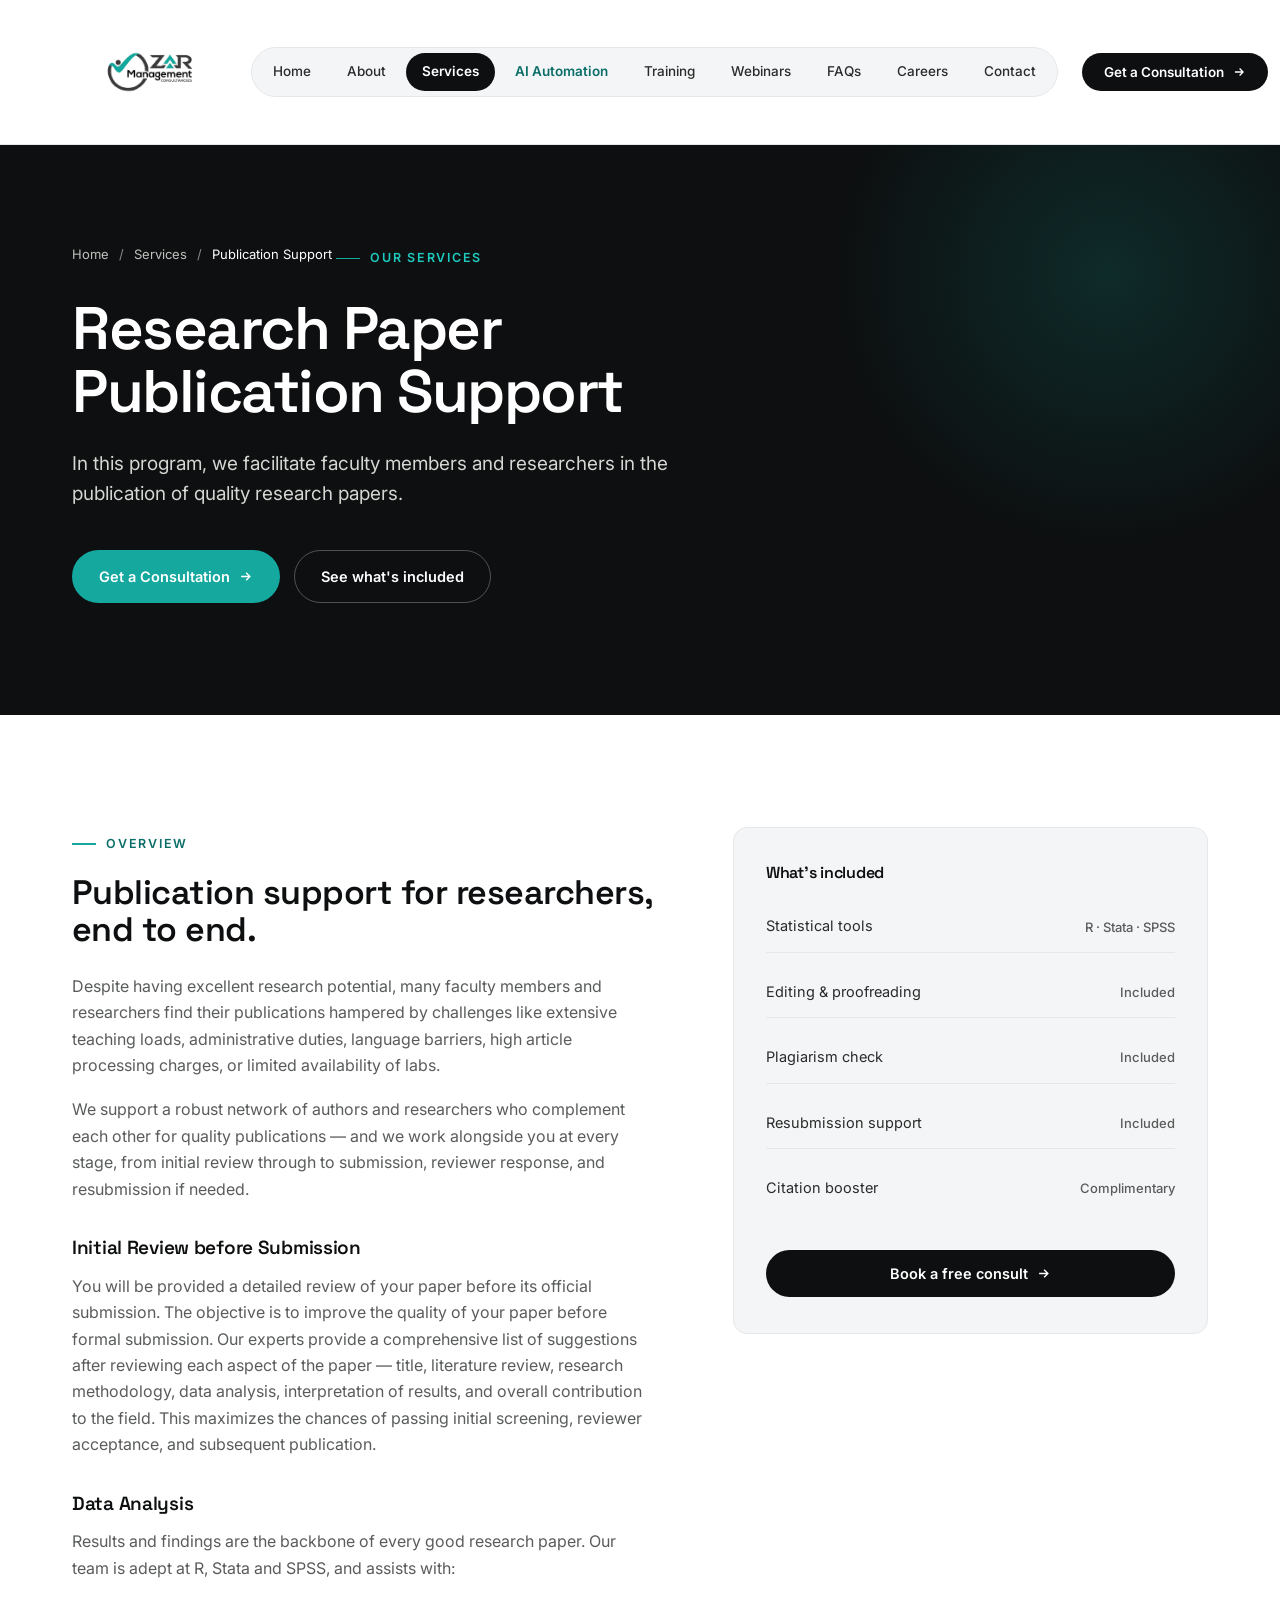
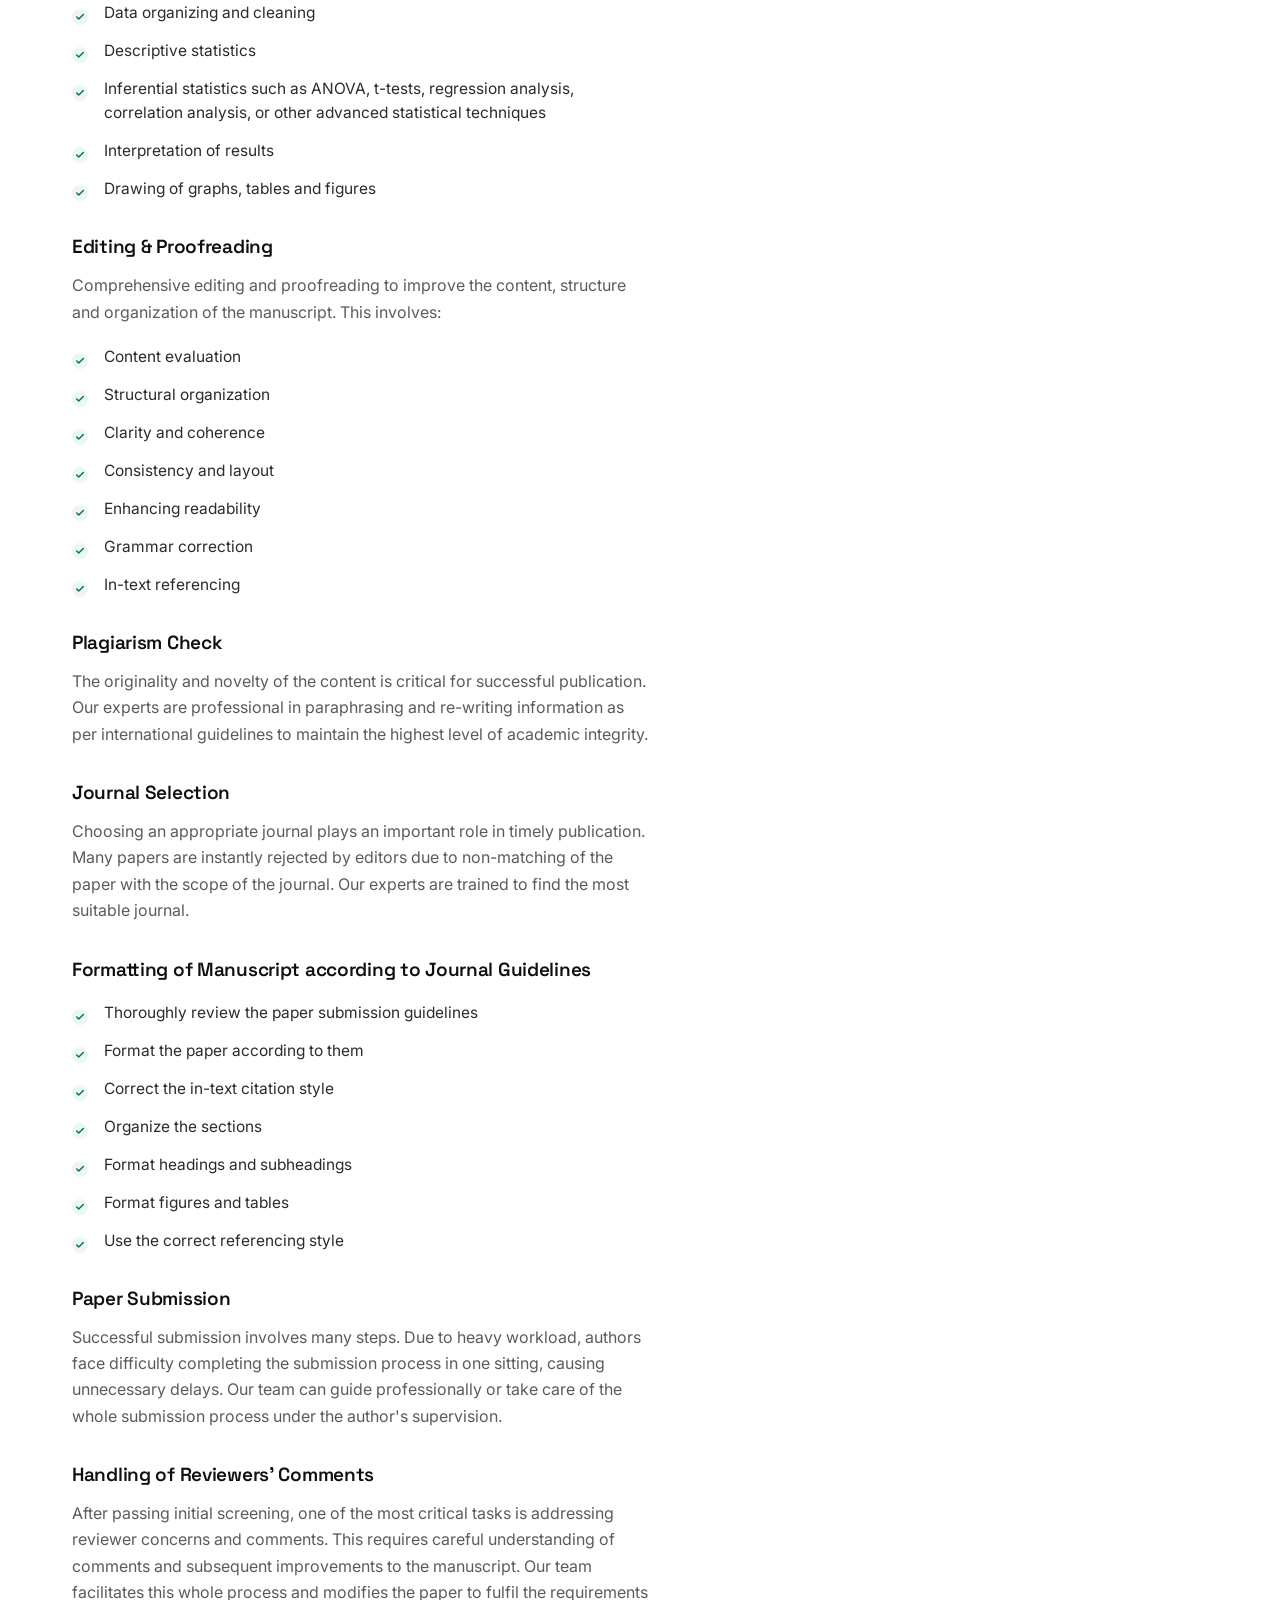
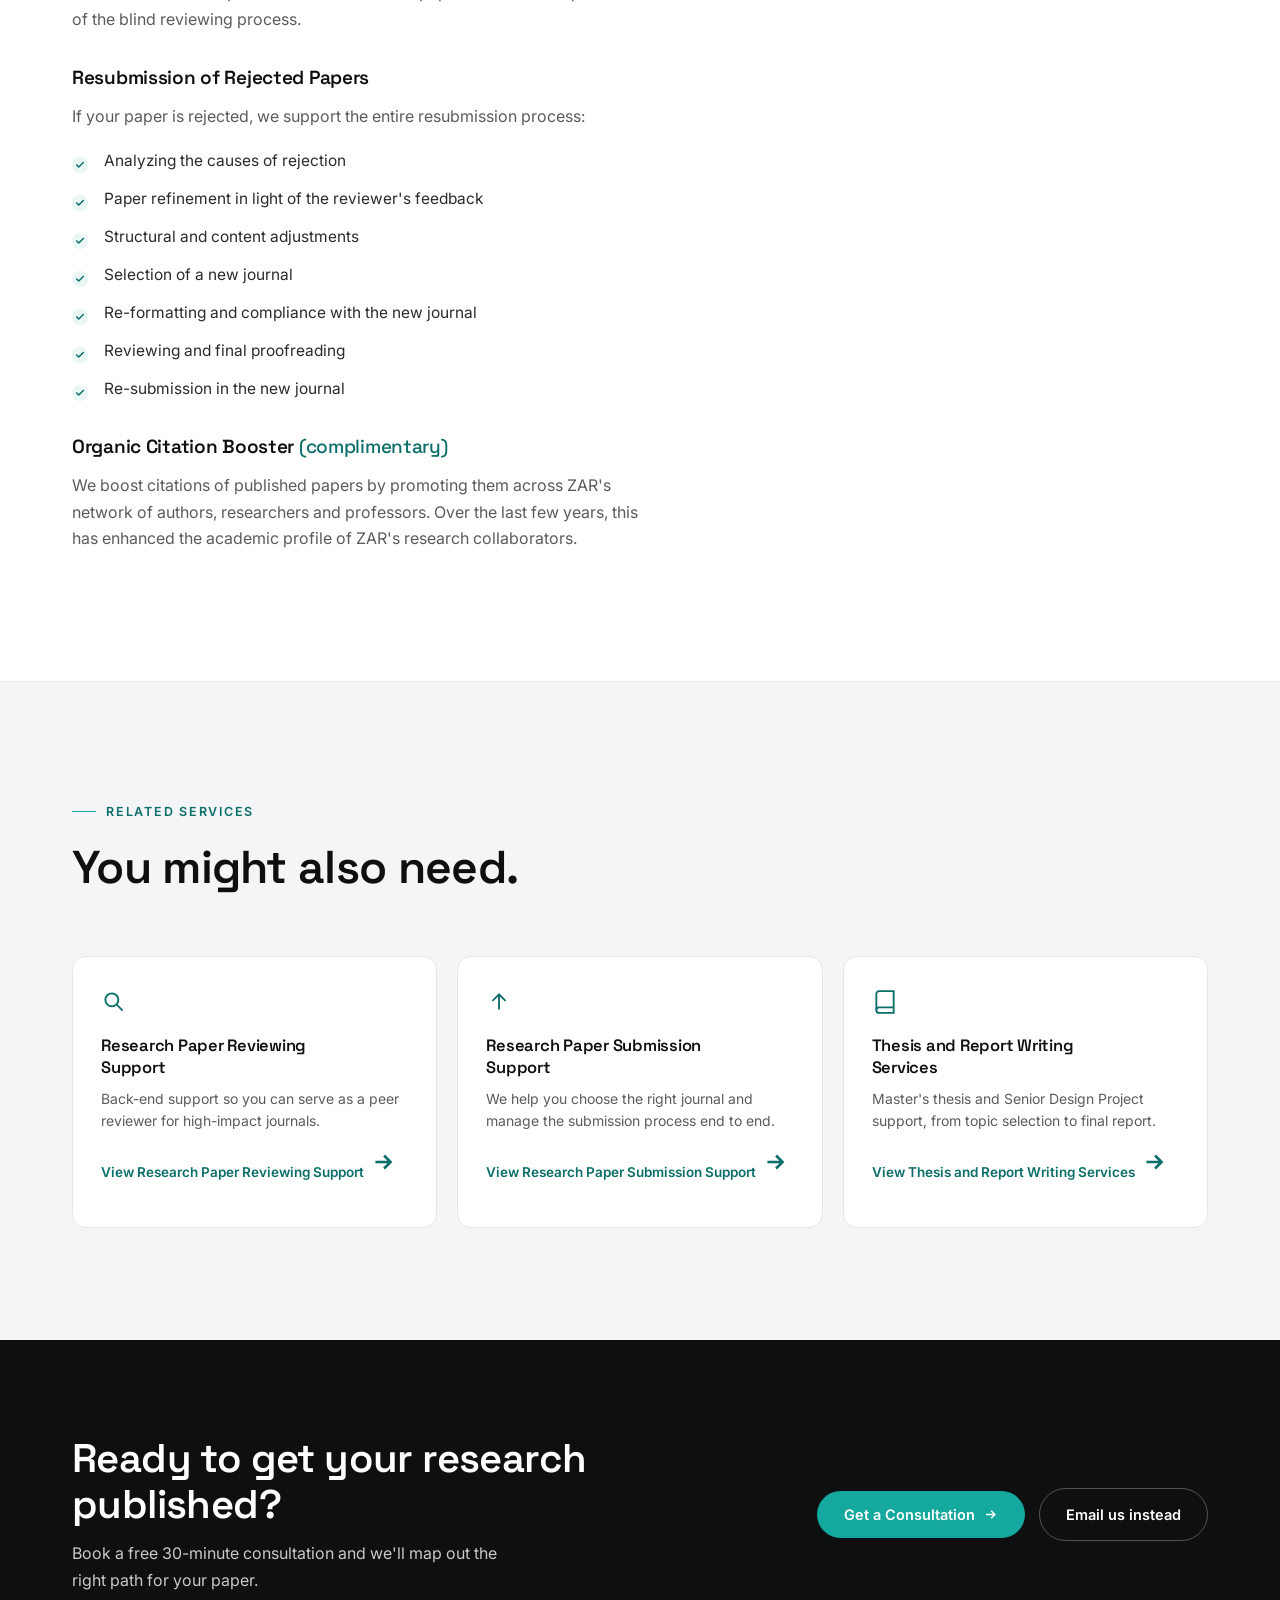
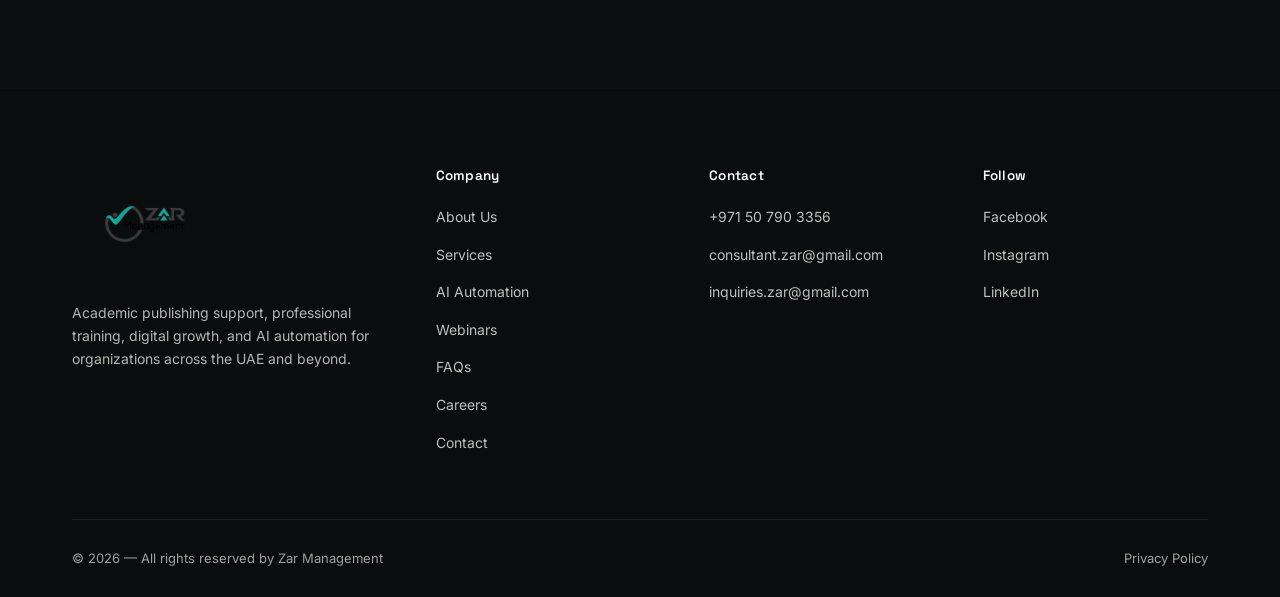
<file: research-paper-publication-support.html>
<!DOCTYPE html>
<html lang="en">
<head>
<meta charset="UTF-8">
<meta name="viewport" content="width=device-width, initial-scale=1.0">
<link rel="icon" type="image/png" href="zar-logo.png">
<title>Research Paper Publication Support — ZAR Management Consultancies</title>
<meta name="description" content="End-to-end publication support for faculty and researchers — initial review, data analysis, editing, journal selection, submission, and citation boosting.">
<link rel="preconnect" href="https://fonts.googleapis.com">
<link rel="preconnect" href="https://fonts.gstatic.com" crossorigin>
<link rel="preload" as="style" href="https://fonts.googleapis.com/css2?family=Space+Grotesk:wght@400;500;600;700&family=Inter:wght@400;500;600;700&display=swap">
<link rel="stylesheet" href="https://fonts.googleapis.com/css2?family=Space+Grotesk:wght@400;500;600;700&family=Inter:wght@400;500;600;700&display=swap" media="print" onload="this.media='all'">
<noscript><link rel="stylesheet" href="https://fonts.googleapis.com/css2?family=Space+Grotesk:wght@400;500;600;700&family=Inter:wght@400;500;600;700&display=swap"></noscript>
<link rel="stylesheet" href="styles.css">
</head>
<body>

<div class="mobile-drawer" id="mobileDrawer" role="dialog" aria-modal="true" aria-label="Mobile navigation" hidden>
  <button class="drawer-close" onclick="toggleDrawer()" aria-label="Close menu">✕</button>
  <div class="drawer-brand">
    <span class="brand-logo-wrap"><img src="zar-logo.png" alt="ZAR" width="320" height="120"></span>
  </div>
  <a href="index.html">Home</a>
  <a href="index.html#about">About</a>
  <a href="index.html#services">Services</a>
  <a href="index.html#ai-automation" class="ai-link">AI Automation</a>
  <a href="index.html#growth">Training</a>
  <a href="our-webinars.html">Webinars</a>
  <a href="faqs.html">FAQs</a>
  <a href="careers.html">Careers</a>
  <a href="contact.html">Contact</a>
  <button class="drawer-cta" onclick="location.href='contact.html'">Get a Consultation</button>
</div>

<header class="nav">
  <div class="nav-inner">
    <a class="brand" href="index.html" aria-label="ZAR Management Consultancies">
      <span class="brand-logo-wrap"><img src="zar-logo.png" alt="ZAR Management Consultancies" width="320" height="120"></span>
    </a>
    <nav class="links">
      <a href="index.html">Home</a>
      <a href="index.html#about">About</a>
      <a href="index.html#services" class="active">Services</a>
      <a href="index.html#ai-automation" class="ai-link">AI Automation</a>
      <a href="index.html#growth">Training</a>
      <a href="our-webinars.html">Webinars</a>
      <a href="faqs.html">FAQs</a>
      <a href="careers.html">Careers</a>
      <a href="contact.html">Contact</a>
    </nav>
    <button class="nav-cta" onclick="location.href='contact.html'">
      Get a Consultation
      <svg viewBox="0 0 24 24" fill="none" stroke="currentColor" stroke-width="2.2"><path d="M5 12h14M13 6l6 6-6 6"/></svg>
    </button>
    <button class="burger" aria-label="Open navigation menu" aria-expanded="false" aria-controls="mobileDrawer" onclick="toggleDrawer()">
      <span></span><span></span><span></span>
    </button>
  </div>
</header>

<section class="service-hero">
  <div class="wrap">
    <div class="breadcrumb">
      <a href="index.html">Home</a>
      <span>/</span>
      <a href="index.html#services">Services</a>
      <span>/</span>
      <span style="color:#fff;">Publication Support</span>
    </div>
    <div class="eyebrow on-dark">Our Services</div>
    <h1>Research Paper Publication Support</h1>
    <p class="lede">In this program, we facilitate faculty members and researchers in the publication of quality research papers.</p>
    <div class="btn-row">
      <button class="btn btn-teal" onclick="location.href='contact.html'">
        Get a Consultation
        <svg viewBox="0 0 24 24" fill="none" stroke="currentColor" stroke-width="2.2"><path d="M5 12h14M13 6l6 6-6 6"/></svg>
      </button>
      <a href="#overview" class="btn btn-ghost">See what's included</a>
    </div>
  </div>
</section>

<section class="service-body" id="overview">
  <div class="wrap">
    <div class="grid">
      <div>
        <div class="eyebrow">Overview</div>
        <h2>Publication support for researchers, end to end.</h2>
        <p>Despite having excellent research potential, many faculty members and researchers find their publications hampered by challenges like extensive teaching loads, administrative duties, language barriers, high article processing charges, or limited availability of labs.</p>
        <p>We support a robust network of authors and researchers who complement each other for quality publications — and we work alongside you at every stage, from initial review through to submission, reviewer response, and resubmission if needed.</p>

        <h3>Initial Review before Submission</h3>
        <p>You will be provided a detailed review of your paper before its official submission. The objective is to improve the quality of your paper before formal submission. Our experts provide a comprehensive list of suggestions after reviewing each aspect of the paper — title, literature review, research methodology, data analysis, interpretation of results, and overall contribution to the field. This maximizes the chances of passing initial screening, reviewer acceptance, and subsequent publication.</p>

        <h3>Data Analysis</h3>
        <p>Results and findings are the backbone of every good research paper. Our team is adept at R, Stata and SPSS, and assists with:</p>
        <ul>
          <li>Data organizing and cleaning</li>
          <li>Descriptive statistics</li>
          <li>Inferential statistics such as ANOVA, t-tests, regression analysis, correlation analysis, or other advanced statistical techniques</li>
          <li>Interpretation of results</li>
          <li>Drawing of graphs, tables and figures</li>
        </ul>

        <h3>Editing &amp; Proofreading</h3>
        <p>Comprehensive editing and proofreading to improve the content, structure and organization of the manuscript. This involves:</p>
        <ul>
          <li>Content evaluation</li>
          <li>Structural organization</li>
          <li>Clarity and coherence</li>
          <li>Consistency and layout</li>
          <li>Enhancing readability</li>
          <li>Grammar correction</li>
          <li>In-text referencing</li>
        </ul>

        <h3>Plagiarism Check</h3>
        <p>The originality and novelty of the content is critical for successful publication. Our experts are professional in paraphrasing and re-writing information as per international guidelines to maintain the highest level of academic integrity.</p>

        <h3>Journal Selection</h3>
        <p>Choosing an appropriate journal plays an important role in timely publication. Many papers are instantly rejected by editors due to non-matching of the paper with the scope of the journal. Our experts are trained to find the most suitable journal.</p>

        <h3>Formatting of Manuscript according to Journal Guidelines</h3>
        <ul>
          <li>Thoroughly review the paper submission guidelines</li>
          <li>Format the paper according to them</li>
          <li>Correct the in-text citation style</li>
          <li>Organize the sections</li>
          <li>Format headings and subheadings</li>
          <li>Format figures and tables</li>
          <li>Use the correct referencing style</li>
        </ul>

        <h3>Paper Submission</h3>
        <p>Successful submission involves many steps. Due to heavy workload, authors face difficulty completing the submission process in one sitting, causing unnecessary delays. Our team can guide professionally or take care of the whole submission process under the author's supervision.</p>

        <h3>Handling of Reviewers' Comments</h3>
        <p>After passing initial screening, one of the most critical tasks is addressing reviewer concerns and comments. This requires careful understanding of comments and subsequent improvements to the manuscript. Our team facilitates this whole process and modifies the paper to fulfil the requirements of the blind reviewing process.</p>

        <h3>Resubmission of Rejected Papers</h3>
        <p>If your paper is rejected, we support the entire resubmission process:</p>
        <ul>
          <li>Analyzing the causes of rejection</li>
          <li>Paper refinement in light of the reviewer's feedback</li>
          <li>Structural and content adjustments</li>
          <li>Selection of a new journal</li>
          <li>Re-formatting and compliance with the new journal</li>
          <li>Reviewing and final proofreading</li>
          <li>Re-submission in the new journal</li>
        </ul>

        <h3>Organic Citation Booster <em style="font-weight:500;color:var(--teal-deep);font-style:normal;">(complimentary)</em></h3>
        <p>We boost citations of published papers by promoting them across ZAR's network of authors, researchers and professors. Over the last few years, this has enhanced the academic profile of ZAR's research collaborators.</p>
      </div>

      <aside class="service-sidebar">
        <h4>What's included</h4>
        <ul>
          <li>Statistical tools <span>R · Stata · SPSS</span></li>
          <li>Editing &amp; proofreading <span>Included</span></li>
          <li>Plagiarism check <span>Included</span></li>
          <li>Resubmission support <span>Included</span></li>
          <li>Citation booster <span>Complimentary</span></li>
        </ul>
        <button class="btn btn-primary sidebar-cta" onclick="location.href='contact.html'">
          Book a free consult
          <svg viewBox="0 0 24 24" fill="none" stroke="currentColor" stroke-width="2.2"><path d="M5 12h14M13 6l6 6-6 6"/></svg>
        </button>
      </aside>
    </div>
  </div>
</section>

<section class="related">
  <div class="wrap">
    <div class="section-head">
      <div class="eyebrow">Related services</div>
      <h2>You might also need.</h2>
    </div>
    <div class="related-grid">
      <a href="research-paper-reviewing-support.html" class="related-card">
        <svg viewBox="0 0 24 24" fill="none" stroke="currentColor" stroke-width="1.7"><circle cx="10" cy="10" r="6"/><path d="M20 20l-5.5-5.5"/></svg>
        <h4>Research Paper Reviewing Support</h4>
        <p>Back-end support so you can serve as a peer reviewer for high-impact journals.</p>
        <span class="go">View Research Paper Reviewing Support <svg viewBox="0 0 24 24" fill="none" stroke="currentColor" stroke-width="2.4" width="12" height="12"><path d="M5 12h14M13 6l6 6-6 6"/></svg></span>
      </a>
      <a href="research-paper-submission-support.html" class="related-card">
        <svg viewBox="0 0 24 24" fill="none" stroke="currentColor" stroke-width="1.7"><path d="M12 19V5M6 11l6-6 6 6"/></svg>
        <h4>Research Paper Submission Support</h4>
        <p>We help you choose the right journal and manage the submission process end to end.</p>
        <span class="go">View Research Paper Submission Support <svg viewBox="0 0 24 24" fill="none" stroke="currentColor" stroke-width="2.4" width="12" height="12"><path d="M5 12h14M13 6l6 6-6 6"/></svg></span>
      </a>
      <a href="thesis-and-report-writing-support.html" class="related-card">
        <svg viewBox="0 0 24 24" fill="none" stroke="currentColor" stroke-width="1.7"><path d="M4 19.5A2.5 2.5 0 0 1 6.5 17H20"/><path d="M6.5 2H20v20H6.5A2.5 2.5 0 0 1 4 19.5v-15A2.5 2.5 0 0 1 6.5 2z"/></svg>
        <h4>Thesis and Report Writing Services</h4>
        <p>Master's thesis and Senior Design Project support, from topic selection to final report.</p>
        <span class="go">View Thesis and Report Writing Services <svg viewBox="0 0 24 24" fill="none" stroke="currentColor" stroke-width="2.4" width="12" height="12"><path d="M5 12h14M13 6l6 6-6 6"/></svg></span>
      </a>
    </div>
  </div>
</section>

<section class="service-cta">
  <div class="wrap">
    <div>
      <h2>Ready to get your research published?</h2>
      <p>Book a free 30-minute consultation and we'll map out the right path for your paper.</p>
    </div>
    <div class="cta-group">
      <button class="btn btn-teal" onclick="location.href='contact.html'">
        Get a Consultation
        <svg viewBox="0 0 24 24" fill="none" stroke="currentColor" stroke-width="2.2"><path d="M5 12h14M13 6l6 6-6 6"/></svg>
      </button>
      <a href="mailto:consultant.zar@gmail.com" class="btn btn-ghost">Email us instead</a>
    </div>
  </div>
</section>

<footer>
  <div class="wrap">
    <div class="foot-grid">
      <div>
        <a class="brand" href="index.html" aria-label="ZAR Management Consultancies">
          <span class="brand-logo-wrap"><img src="zar-logo.png" alt="ZAR Management Consultancies" width="320" height="120"></span>
        </a>
        <p class="tag">Academic publishing support, professional training, digital growth, and AI automation for organizations across the UAE and beyond.</p>
      </div>
      <div>
        <h4>Company</h4>
        <ul>
          <li><a href="index.html#about">About Us</a></li>
          <li><a href="index.html#services">Services</a></li>
          <li><a href="index.html#ai-automation">AI Automation</a></li>
          <li><a href="our-webinars.html">Webinars</a></li>
          <li><a href="faqs.html">FAQs</a></li>
          <li><a href="careers.html">Careers</a></li>
          <li><a href="contact.html">Contact</a></li>
        </ul>
      </div>
      <div>
        <h4>Contact</h4>
        <ul>
          <li><a href="tel:+971507903356">+971 50 790 3356</a></li>
          <li><a href="mailto:consultant.zar@gmail.com">consultant.zar@gmail.com</a></li>
          <li><a href="mailto:inquiries.zar@gmail.com">inquiries.zar@gmail.com</a></li>
        </ul>
      </div>
      <div>
        <h4>Follow</h4>
        <ul>
          <li><a href="https://www.facebook.com/profile.php?id=61575721076729">Facebook</a></li>
          <li><a href="https://www.instagram.com/zar_management_consultancies">Instagram</a></li>
          <li><a href="https://www.linkedin.com/company/zar-management-consultancies/">LinkedIn</a></li>
        </ul>
      </div>
    </div>
    <div class="foot-bottom">
      <span>© 2026 — All rights reserved by Zar Management</span>
      <a href="privacy-policy.html">Privacy Policy</a>
    </div>
  </div>
</footer>

<script>
function toggleDrawer(){
  var d = document.getElementById('mobileDrawer');
  var open = d.classList.toggle('open');
  d.hidden = !open;
  var b = document.querySelector('.burger');
  if(b) b.setAttribute('aria-expanded', open ? 'true' : 'false');
  document.body.style.overflow = open ? 'hidden' : '';
}
</script>

<!-- ZAR Assistant Chatbot -->
<script>
(function(){
  if(!window.chatbase || window.chatbase("getState") !== "initialized"){
    window.chatbase = function(){
      if(!window.chatbase.q){ window.chatbase.q = []; }
      window.chatbase.q.push(Array.prototype.slice.call(arguments));
    };
    window.chatbase = new Proxy(window.chatbase, {
      get: function(target, prop){
        if(prop === "q"){ return target.q; }
        return function(){ return target.apply(null, arguments); };
      }
    });
  }
  var onLoad = function(){
    var script = document.createElement("script");
    script.src = "https://www.chatbase.co/embed.min.js";
    script.id = "fcKKKi-2BwnIKSpC3pAE8";
    script.domain = "www.chatbase.co";
    document.body.appendChild(script);
  };
  if(document.readyState === "complete"){ onLoad(); }
  else { window.addEventListener("load", onLoad); }
})();
</script>
</body>
</html>
</file>
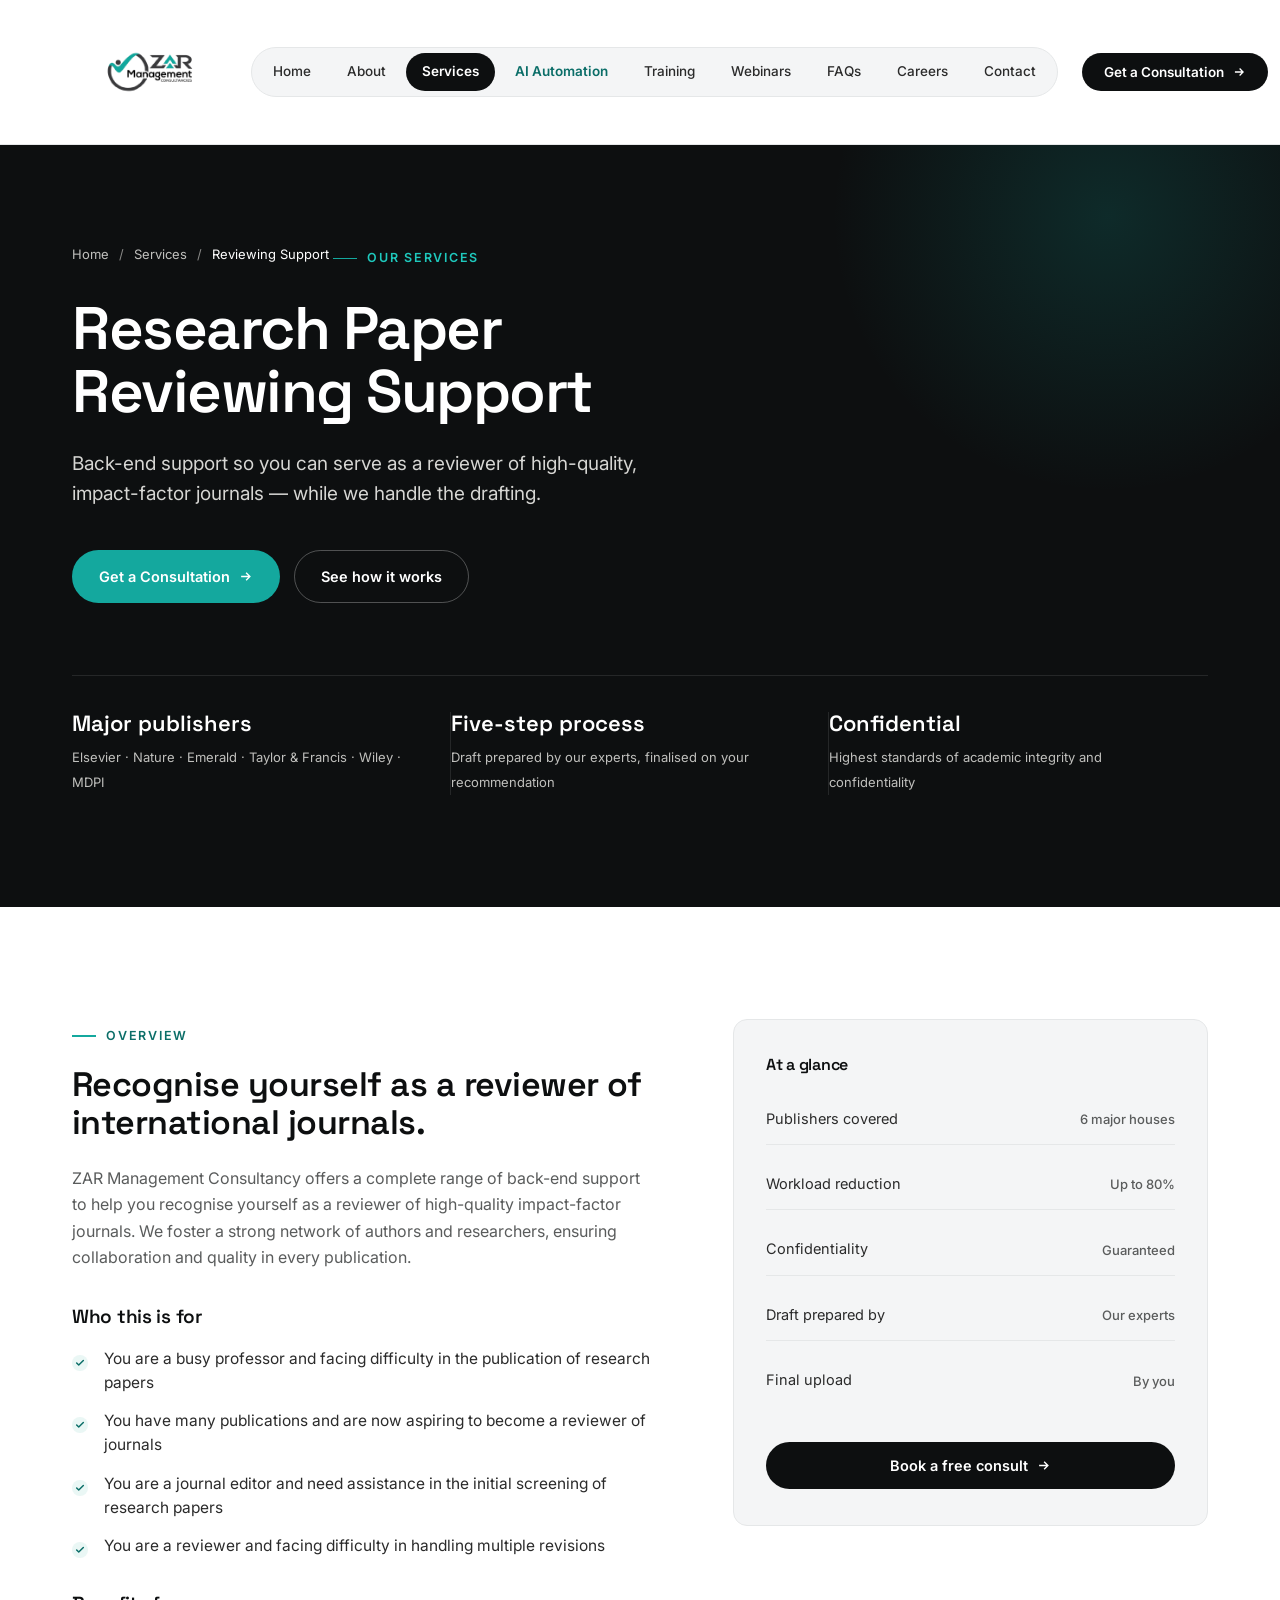
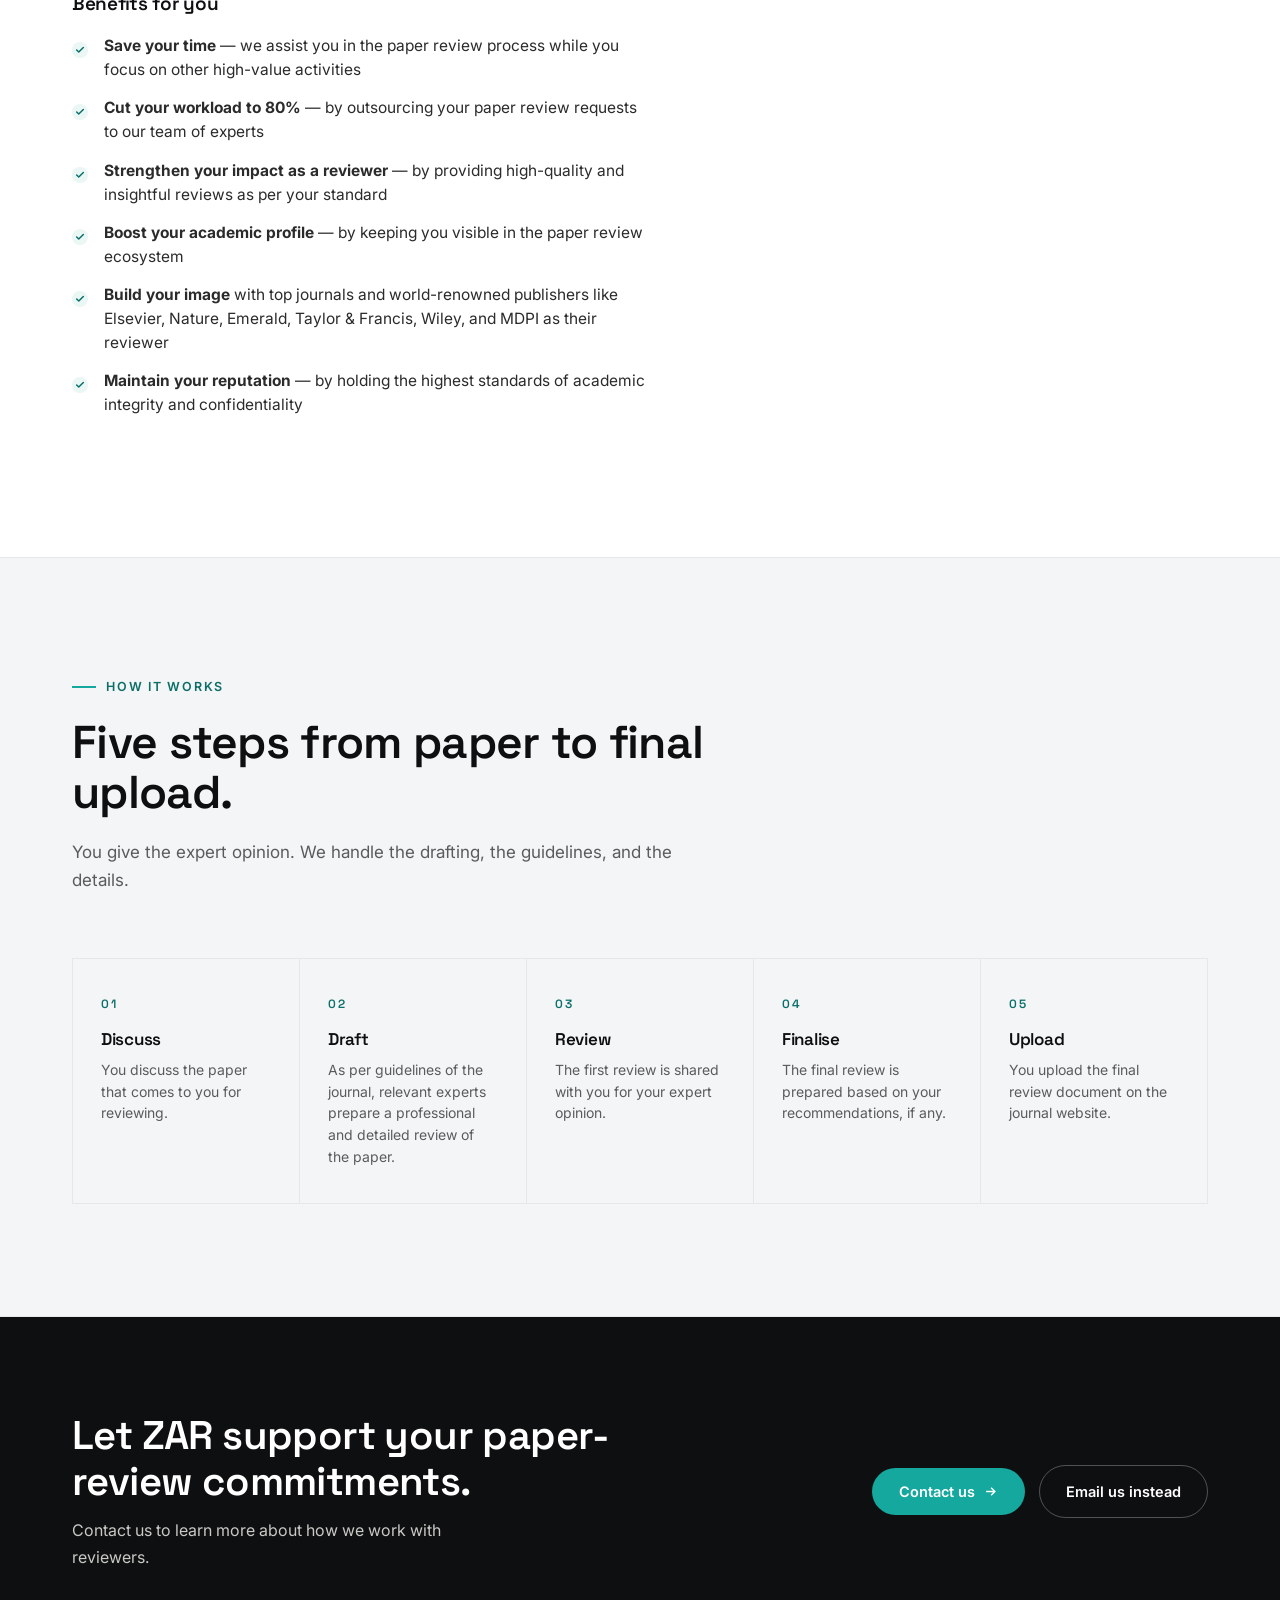
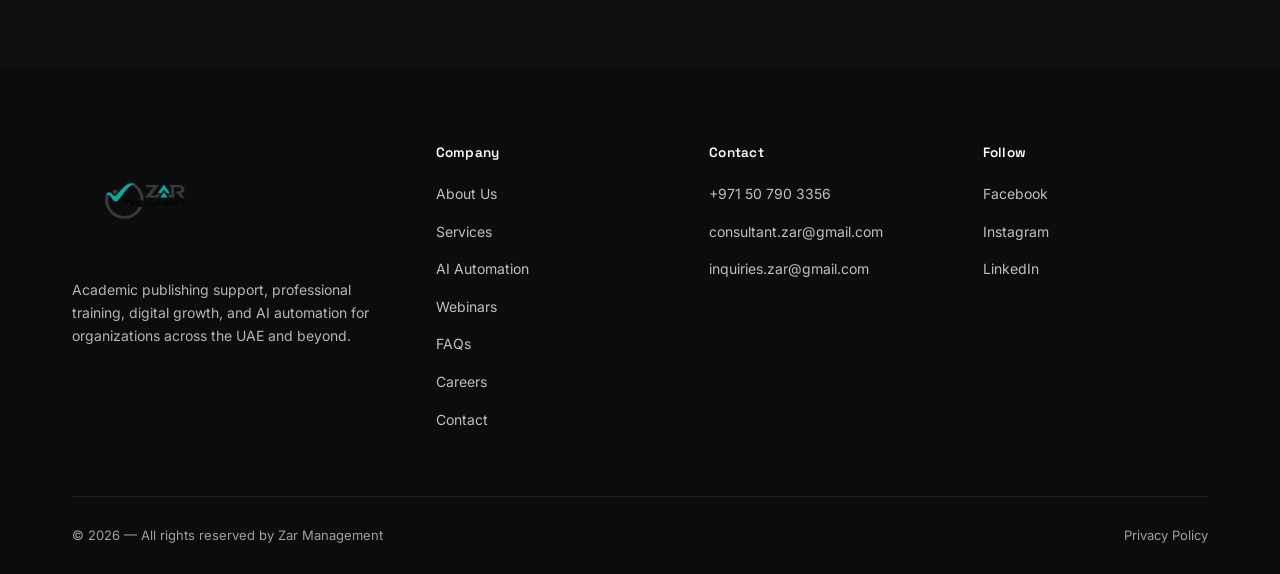
<file: research-paper-reviewing-support.html>
<!DOCTYPE html>
<html lang="en">
<head>
<meta charset="UTF-8">
<meta name="viewport" content="width=device-width, initial-scale=1.0">
<link rel="icon" type="image/png" href="zar-logo.png">
<title>Research Paper Reviewing Support — ZAR Management Consultancies</title>
<meta name="description" content="Back-end support so you can serve as a reviewer for Elsevier, Nature, Emerald, Taylor & Francis, Wiley, and MDPI — we draft, you approve.">
<link rel="preconnect" href="https://fonts.googleapis.com">
<link rel="preconnect" href="https://fonts.gstatic.com" crossorigin>
<link rel="preload" as="style" href="https://fonts.googleapis.com/css2?family=Space+Grotesk:wght@400;500;600;700&family=Inter:wght@400;500;600;700&display=swap">
<link rel="stylesheet" href="https://fonts.googleapis.com/css2?family=Space+Grotesk:wght@400;500;600;700&family=Inter:wght@400;500;600;700&display=swap" media="print" onload="this.media='all'">
<noscript><link rel="stylesheet" href="https://fonts.googleapis.com/css2?family=Space+Grotesk:wght@400;500;600;700&family=Inter:wght@400;500;600;700&display=swap"></noscript>
<link rel="stylesheet" href="styles.css">
</head>
<body>

<div class="mobile-drawer" id="mobileDrawer" role="dialog" aria-modal="true" aria-label="Mobile navigation" hidden>
  <button class="drawer-close" onclick="toggleDrawer()" aria-label="Close menu">✕</button>
  <div class="drawer-brand">
    <span class="brand-logo-wrap"><img src="zar-logo.png" alt="ZAR" width="320" height="120"></span>
  </div>
  <a href="index.html">Home</a>
  <a href="index.html#about">About</a>
  <a href="index.html#services">Services</a>
  <a href="index.html#ai-automation" class="ai-link">AI Automation</a>
  <a href="index.html#growth">Training</a>
  <a href="our-webinars.html">Webinars</a>
  <a href="faqs.html">FAQs</a>
  <a href="careers.html">Careers</a>
  <a href="contact.html">Contact</a>
  <button class="drawer-cta" onclick="location.href='contact.html'">Get a Consultation</button>
</div>

<header class="nav">
  <div class="nav-inner">
    <a class="brand" href="index.html" aria-label="ZAR Management Consultancies">
      <span class="brand-logo-wrap"><img src="zar-logo.png" alt="ZAR Management Consultancies" width="320" height="120"></span>
    </a>
    <nav class="links">
      <a href="index.html">Home</a>
      <a href="index.html#about">About</a>
      <a href="index.html#services" class="active">Services</a>
      <a href="index.html#ai-automation" class="ai-link">AI Automation</a>
      <a href="index.html#growth">Training</a>
      <a href="our-webinars.html">Webinars</a>
      <a href="faqs.html">FAQs</a>
      <a href="careers.html">Careers</a>
      <a href="contact.html">Contact</a>
    </nav>
    <button class="nav-cta" onclick="location.href='contact.html'">
      Get a Consultation
      <svg viewBox="0 0 24 24" fill="none" stroke="currentColor" stroke-width="2.2"><path d="M5 12h14M13 6l6 6-6 6"/></svg>
    </button>
    <button class="burger" aria-label="Open navigation menu" aria-expanded="false" aria-controls="mobileDrawer" onclick="toggleDrawer()">
      <span></span><span></span><span></span>
    </button>
  </div>
</header>

<section class="service-hero">
  <div class="wrap">
    <div class="breadcrumb">
      <a href="index.html">Home</a>
      <span>/</span>
      <a href="index.html#services">Services</a>
      <span>/</span>
      <span style="color:#fff;">Reviewing Support</span>
    </div>
    <div class="eyebrow on-dark">Our Services</div>
    <h1>Research Paper Reviewing Support</h1>
    <p class="lede">Back-end support so you can serve as a reviewer of high-quality, impact-factor journals — while we handle the drafting.</p>
    <div class="btn-row">
      <button class="btn btn-teal" onclick="location.href='contact.html'">
        Get a Consultation
        <svg viewBox="0 0 24 24" fill="none" stroke="currentColor" stroke-width="2.2"><path d="M5 12h14M13 6l6 6-6 6"/></svg>
      </button>
      <a href="#process" class="btn btn-ghost">See how it works</a>
    </div>
    <div class="meta-grid">
      <div class="meta-item"><b>Major publishers</b><span>Elsevier · Nature · Emerald · Taylor &amp; Francis · Wiley · MDPI</span></div>
      <div class="meta-item"><b>Five-step process</b><span>Draft prepared by our experts, finalised on your recommendation</span></div>
      <div class="meta-item"><b>Confidential</b><span>Highest standards of academic integrity and confidentiality</span></div>
    </div>
  </div>
</section>

<section class="service-body">
  <div class="wrap">
    <div class="grid">
      <div>
        <div class="eyebrow">Overview</div>
        <h2>Recognise yourself as a reviewer of international journals.</h2>
        <p>ZAR Management Consultancy offers a complete range of back-end support to help you recognise yourself as a reviewer of high-quality impact-factor journals. We foster a strong network of authors and researchers, ensuring collaboration and quality in every publication.</p>

        <h3>Who this is for</h3>
        <ul>
          <li>You are a busy professor and facing difficulty in the publication of research papers</li>
          <li>You have many publications and are now aspiring to become a reviewer of journals</li>
          <li>You are a journal editor and need assistance in the initial screening of research papers</li>
          <li>You are a reviewer and facing difficulty in handling multiple revisions</li>
        </ul>

        <h3>Benefits for you</h3>
        <ul>
          <li><strong>Save your time</strong> — we assist you in the paper review process while you focus on other high-value activities</li>
          <li><strong>Cut your workload to 80%</strong> — by outsourcing your paper review requests to our team of experts</li>
          <li><strong>Strengthen your impact as a reviewer</strong> — by providing high-quality and insightful reviews as per your standard</li>
          <li><strong>Boost your academic profile</strong> — by keeping you visible in the paper review ecosystem</li>
          <li><strong>Build your image</strong> with top journals and world-renowned publishers like Elsevier, Nature, Emerald, Taylor &amp; Francis, Wiley, and MDPI as their reviewer</li>
          <li><strong>Maintain your reputation</strong> — by holding the highest standards of academic integrity and confidentiality</li>
        </ul>
      </div>

      <aside class="service-sidebar">
        <h4>At a glance</h4>
        <ul>
          <li>Publishers covered <span>6 major houses</span></li>
          <li>Workload reduction <span>Up to 80%</span></li>
          <li>Confidentiality <span>Guaranteed</span></li>
          <li>Draft prepared by <span>Our experts</span></li>
          <li>Final upload <span>By you</span></li>
        </ul>
        <button class="btn btn-primary sidebar-cta" onclick="location.href='contact.html'">
          Book a free consult
          <svg viewBox="0 0 24 24" fill="none" stroke="currentColor" stroke-width="2.2"><path d="M5 12h14M13 6l6 6-6 6"/></svg>
        </button>
      </aside>
    </div>
  </div>
</section>

<section class="service-process" id="process">
  <div class="wrap">
    <div class="section-head">
      <div class="eyebrow">How it works</div>
      <h2>Five steps from paper to final upload.</h2>
      <p>You give the expert opinion. We handle the drafting, the guidelines, and the details.</p>
    </div>
    <div class="proc-list proc-list-5">
      <div class="proc-step"><div class="n">01</div><h4>Discuss</h4><p>You discuss the paper that comes to you for reviewing.</p></div>
      <div class="proc-step"><div class="n">02</div><h4>Draft</h4><p>As per guidelines of the journal, relevant experts prepare a professional and detailed review of the paper.</p></div>
      <div class="proc-step"><div class="n">03</div><h4>Review</h4><p>The first review is shared with you for your expert opinion.</p></div>
      <div class="proc-step"><div class="n">04</div><h4>Finalise</h4><p>The final review is prepared based on your recommendations, if any.</p></div>
      <div class="proc-step"><div class="n">05</div><h4>Upload</h4><p>You upload the final review document on the journal website.</p></div>
    </div>
  </div>
</section>

<section class="service-cta">
  <div class="wrap">
    <div>
      <h2>Let ZAR support your paper-review commitments.</h2>
      <p>Contact us to learn more about how we work with reviewers.</p>
    </div>
    <div class="cta-group">
      <button class="btn btn-teal" onclick="location.href='contact.html'">
        Contact us
        <svg viewBox="0 0 24 24" fill="none" stroke="currentColor" stroke-width="2.2"><path d="M5 12h14M13 6l6 6-6 6"/></svg>
      </button>
      <a href="mailto:consultant.zar@gmail.com" class="btn btn-ghost">Email us instead</a>
    </div>
  </div>
</section>

<footer>
  <div class="wrap">
    <div class="foot-grid">
      <div>
        <a class="brand" href="index.html" aria-label="ZAR Management Consultancies">
          <span class="brand-logo-wrap"><img src="zar-logo.png" alt="ZAR Management Consultancies" width="320" height="120"></span>
        </a>
        <p class="tag">Academic publishing support, professional training, digital growth, and AI automation for organizations across the UAE and beyond.</p>
      </div>
      <div>
        <h4>Company</h4>
        <ul>
          <li><a href="index.html#about">About Us</a></li>
          <li><a href="index.html#services">Services</a></li>
          <li><a href="index.html#ai-automation">AI Automation</a></li>
          <li><a href="our-webinars.html">Webinars</a></li>
          <li><a href="faqs.html">FAQs</a></li>
          <li><a href="careers.html">Careers</a></li>
          <li><a href="contact.html">Contact</a></li>
        </ul>
      </div>
      <div>
        <h4>Contact</h4>
        <ul>
          <li><a href="tel:+971507903356">+971 50 790 3356</a></li>
          <li><a href="mailto:consultant.zar@gmail.com">consultant.zar@gmail.com</a></li>
          <li><a href="mailto:inquiries.zar@gmail.com">inquiries.zar@gmail.com</a></li>
        </ul>
      </div>
      <div>
        <h4>Follow</h4>
        <ul>
          <li><a href="https://www.facebook.com/profile.php?id=61575721076729">Facebook</a></li>
          <li><a href="https://www.instagram.com/zar_management_consultancies">Instagram</a></li>
          <li><a href="https://www.linkedin.com/company/zar-management-consultancies/">LinkedIn</a></li>
        </ul>
      </div>
    </div>
    <div class="foot-bottom">
      <span>© 2026 — All rights reserved by Zar Management</span>
      <a href="privacy-policy.html">Privacy Policy</a>
    </div>
  </div>
</footer>

<script>
function toggleDrawer(){
  var d = document.getElementById('mobileDrawer');
  var open = d.classList.toggle('open');
  d.hidden = !open;
  var b = document.querySelector('.burger');
  if(b) b.setAttribute('aria-expanded', open ? 'true' : 'false');
  document.body.style.overflow = open ? 'hidden' : '';
}
</script>

<!-- ZAR Assistant Chatbot -->
<script>
(function(){
  if(!window.chatbase || window.chatbase("getState") !== "initialized"){
    window.chatbase = function(){
      if(!window.chatbase.q){ window.chatbase.q = []; }
      window.chatbase.q.push(Array.prototype.slice.call(arguments));
    };
    window.chatbase = new Proxy(window.chatbase, {
      get: function(target, prop){
        if(prop === "q"){ return target.q; }
        return function(){ return target.apply(null, arguments); };
      }
    });
  }
  var onLoad = function(){
    var script = document.createElement("script");
    script.src = "https://www.chatbase.co/embed.min.js";
    script.id = "fcKKKi-2BwnIKSpC3pAE8";
    script.domain = "www.chatbase.co";
    document.body.appendChild(script);
  };
  if(document.readyState === "complete"){ onLoad(); }
  else { window.addEventListener("load", onLoad); }
})();
</script>
</body>
</html>
</file>
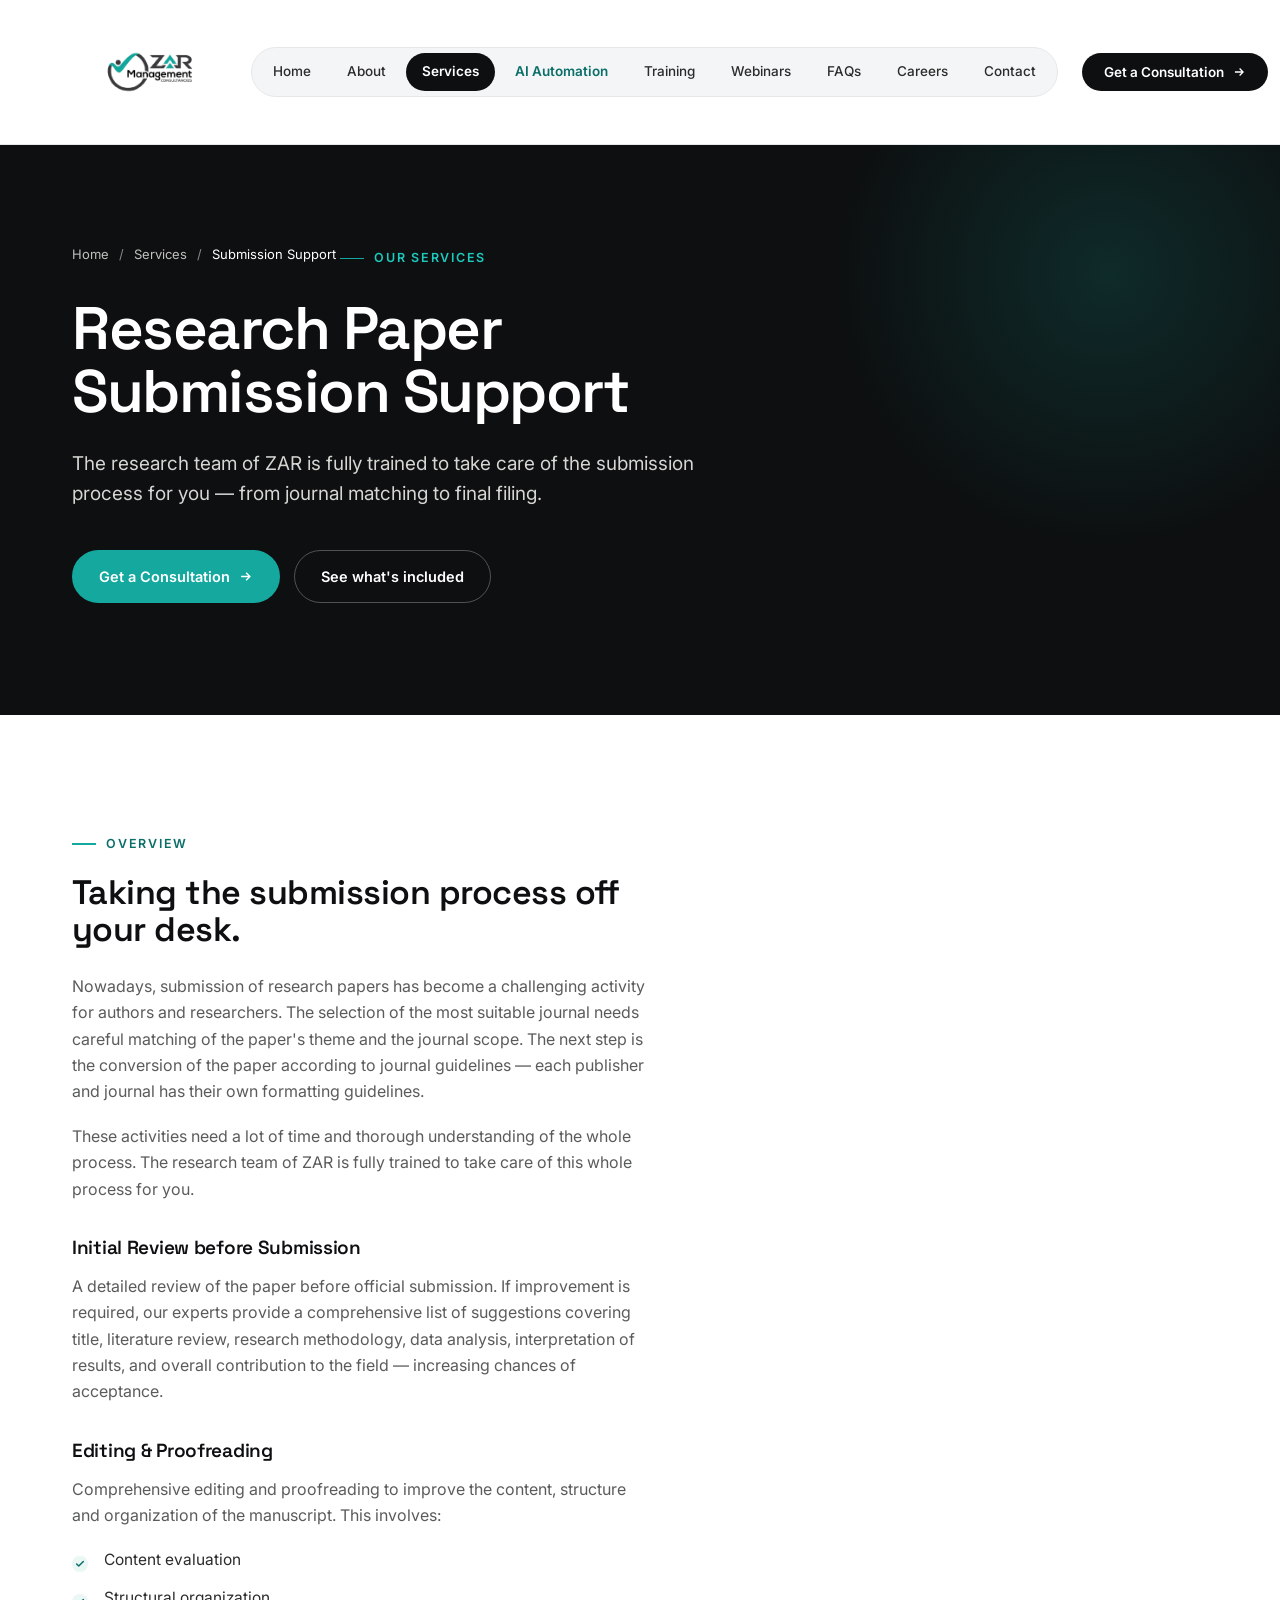
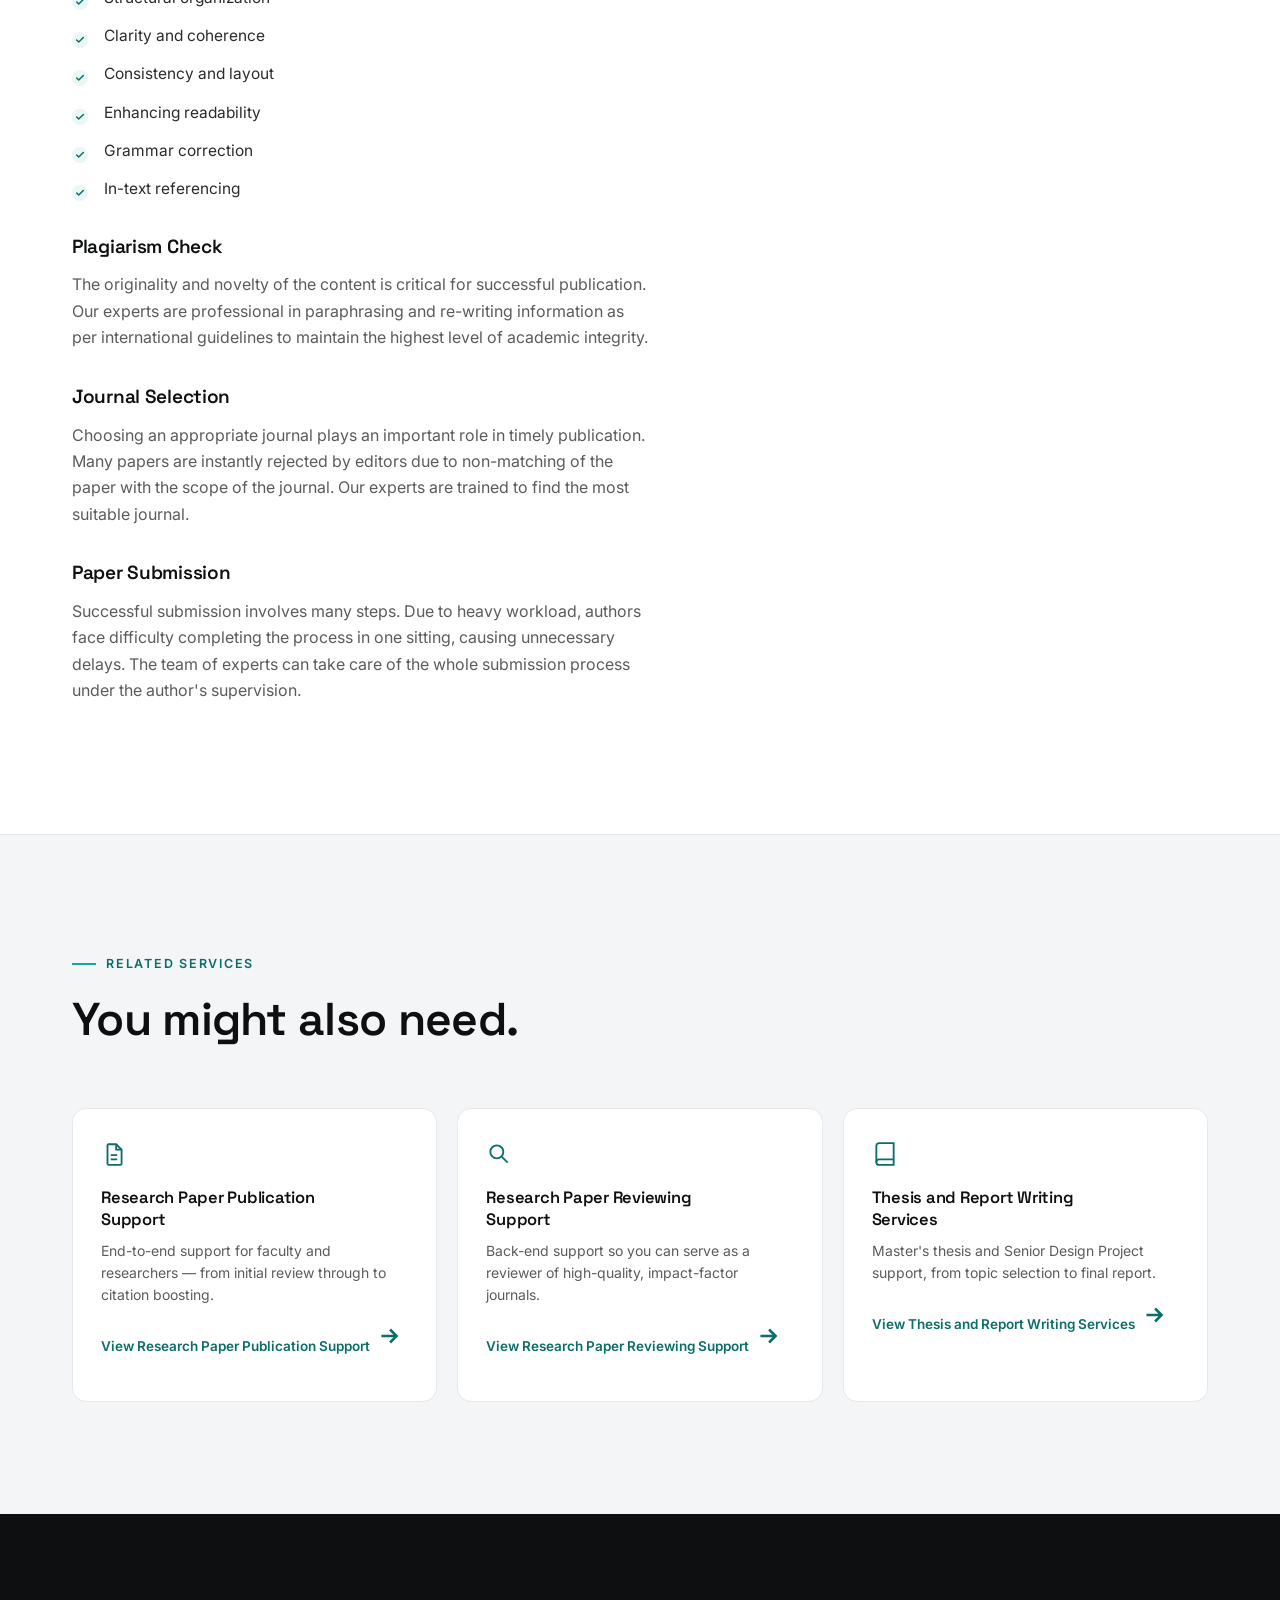
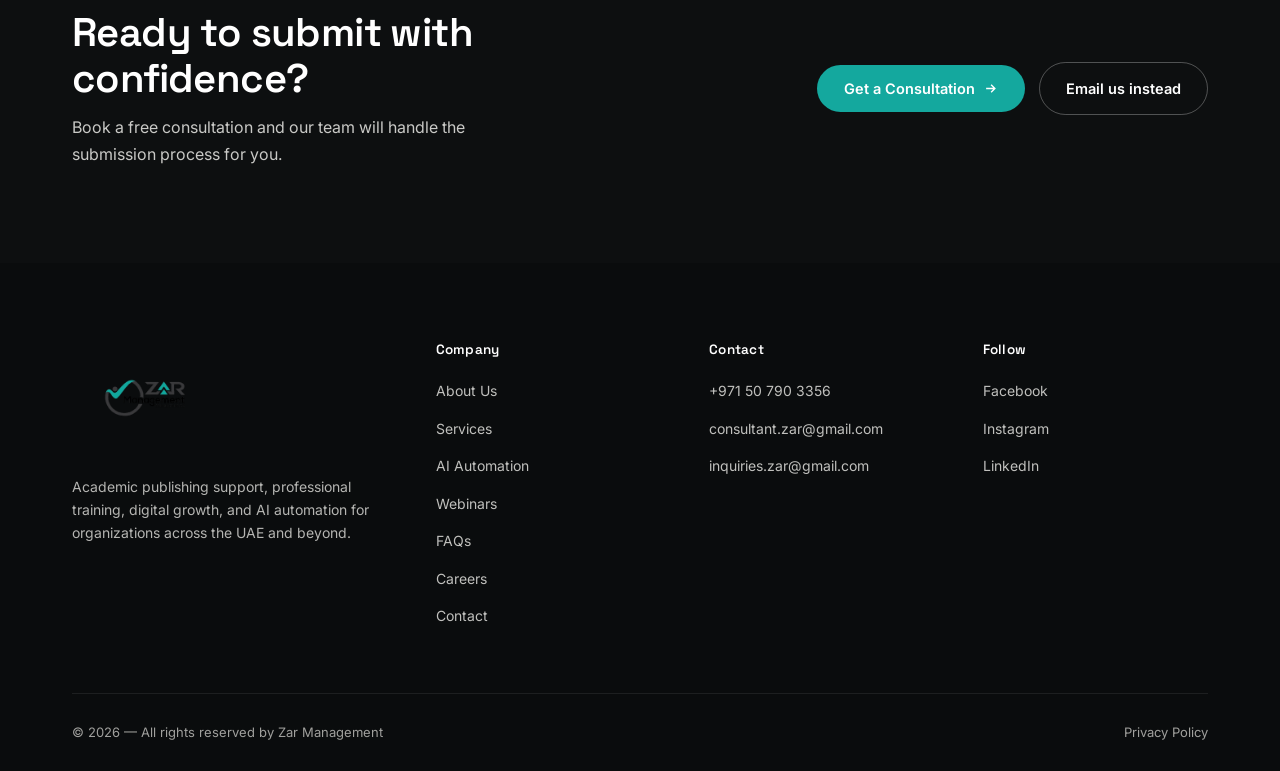
<file: research-paper-submission-support.html>
<!DOCTYPE html>
<html lang="en">
<head>
<meta charset="UTF-8">
<meta name="viewport" content="width=device-width, initial-scale=1.0">
<link rel="icon" type="image/png" href="zar-logo.png">
<title>Research Paper Submission Support — ZAR Management Consultancies</title>
<meta name="description" content="Complete research paper submission support — journal selection, formatting to guidelines, plagiarism check, and end-to-end submission management.">
<link rel="preconnect" href="https://fonts.googleapis.com">
<link rel="preconnect" href="https://fonts.gstatic.com" crossorigin>
<link rel="preload" as="style" href="https://fonts.googleapis.com/css2?family=Space+Grotesk:wght@400;500;600;700&family=Inter:wght@400;500;600;700&display=swap">
<link rel="stylesheet" href="https://fonts.googleapis.com/css2?family=Space+Grotesk:wght@400;500;600;700&family=Inter:wght@400;500;600;700&display=swap" media="print" onload="this.media='all'">
<noscript><link rel="stylesheet" href="https://fonts.googleapis.com/css2?family=Space+Grotesk:wght@400;500;600;700&family=Inter:wght@400;500;600;700&display=swap"></noscript>
<link rel="stylesheet" href="styles.css">
</head>
<body>

<div class="mobile-drawer" id="mobileDrawer" role="dialog" aria-modal="true" aria-label="Mobile navigation" hidden>
  <button class="drawer-close" onclick="toggleDrawer()" aria-label="Close menu">✕</button>
  <div class="drawer-brand">
    <span class="brand-logo-wrap"><img src="zar-logo.png" alt="ZAR" width="320" height="120"></span>
  </div>
  <a href="index.html">Home</a>
  <a href="index.html#about">About</a>
  <a href="index.html#services">Services</a>
  <a href="index.html#ai-automation" class="ai-link">AI Automation</a>
  <a href="index.html#growth">Training</a>
  <a href="our-webinars.html">Webinars</a>
  <a href="faqs.html">FAQs</a>
  <a href="careers.html">Careers</a>
  <a href="contact.html">Contact</a>
  <button class="drawer-cta" onclick="location.href='contact.html'">Get a Consultation</button>
</div>

<header class="nav">
  <div class="nav-inner">
    <a class="brand" href="index.html" aria-label="ZAR Management Consultancies">
      <span class="brand-logo-wrap"><img src="zar-logo.png" alt="ZAR Management Consultancies" width="320" height="120"></span>
    </a>
    <nav class="links">
      <a href="index.html">Home</a>
      <a href="index.html#about">About</a>
      <a href="index.html#services" class="active">Services</a>
      <a href="index.html#ai-automation" class="ai-link">AI Automation</a>
      <a href="index.html#growth">Training</a>
      <a href="our-webinars.html">Webinars</a>
      <a href="faqs.html">FAQs</a>
      <a href="careers.html">Careers</a>
      <a href="contact.html">Contact</a>
    </nav>
    <button class="nav-cta" onclick="location.href='contact.html'">
      Get a Consultation
      <svg viewBox="0 0 24 24" fill="none" stroke="currentColor" stroke-width="2.2"><path d="M5 12h14M13 6l6 6-6 6"/></svg>
    </button>
    <button class="burger" aria-label="Open navigation menu" aria-expanded="false" aria-controls="mobileDrawer" onclick="toggleDrawer()">
      <span></span><span></span><span></span>
    </button>
  </div>
</header>

<section class="service-hero">
  <div class="wrap">
    <div class="breadcrumb">
      <a href="index.html">Home</a>
      <span>/</span>
      <a href="index.html#services">Services</a>
      <span>/</span>
      <span style="color:#fff;">Submission Support</span>
    </div>
    <div class="eyebrow on-dark">Our Services</div>
    <h1>Research Paper Submission Support</h1>
    <p class="lede">The research team of ZAR is fully trained to take care of the submission process for you — from journal matching to final filing.</p>
    <div class="btn-row">
      <button class="btn btn-teal" onclick="location.href='contact.html'">
        Get a Consultation
        <svg viewBox="0 0 24 24" fill="none" stroke="currentColor" stroke-width="2.2"><path d="M5 12h14M13 6l6 6-6 6"/></svg>
      </button>
      <a href="#overview" class="btn btn-ghost">See what's included</a>
    </div>
  </div>
</section>

<section class="service-body" id="overview">
  <div class="wrap">
    <div class="grid">
      <div>
        <div class="eyebrow">Overview</div>
        <h2>Taking the submission process off your desk.</h2>
        <p>Nowadays, submission of research papers has become a challenging activity for authors and researchers. The selection of the most suitable journal needs careful matching of the paper's theme and the journal scope. The next step is the conversion of the paper according to journal guidelines — each publisher and journal has their own formatting guidelines.</p>
        <p>These activities need a lot of time and thorough understanding of the whole process. The research team of ZAR is fully trained to take care of this whole process for you.</p>

        <h3>Initial Review before Submission</h3>
        <p>A detailed review of the paper before official submission. If improvement is required, our experts provide a comprehensive list of suggestions covering title, literature review, research methodology, data analysis, interpretation of results, and overall contribution to the field — increasing chances of acceptance.</p>

        <h3>Editing &amp; Proofreading</h3>
        <p>Comprehensive editing and proofreading to improve the content, structure and organization of the manuscript. This involves:</p>
        <ul>
          <li>Content evaluation</li>
          <li>Structural organization</li>
          <li>Clarity and coherence</li>
          <li>Consistency and layout</li>
          <li>Enhancing readability</li>
          <li>Grammar correction</li>
          <li>In-text referencing</li>
        </ul>

        <h3>Plagiarism Check</h3>
        <p>The originality and novelty of the content is critical for successful publication. Our experts are professional in paraphrasing and re-writing information as per international guidelines to maintain the highest level of academic integrity.</p>

        <h3>Journal Selection</h3>
        <p>Choosing an appropriate journal plays an important role in timely publication. Many papers are instantly rejected by editors due to non-matching of the paper with the scope of the journal. Our experts are trained to find the most suitable journal.</p>

        <h3>Paper Submission</h3>
        <p>Successful submission involves many steps. Due to heavy workload, authors face difficulty completing the process in one sitting, causing unnecessary delays. The team of experts can take care of the whole submission process under the author's supervision.</p>
      </div>
    </div>
  </div>
</section>

<section class="related">
  <div class="wrap">
    <div class="section-head">
      <div class="eyebrow">Related services</div>
      <h2>You might also need.</h2>
    </div>
    <div class="related-grid">
      <a href="research-paper-publication-support.html" class="related-card">
        <svg viewBox="0 0 24 24" fill="none" stroke="currentColor" stroke-width="1.7"><path d="M7 3h7l5 5v13a1 1 0 0 1-1 1H7a1 1 0 0 1-1-1V4a1 1 0 0 1 1-1z"/><path d="M14 3v5h5"/><path d="M9 13h6M9 17h6"/></svg>
        <h4>Research Paper Publication Support</h4>
        <p>End-to-end support for faculty and researchers — from initial review through to citation boosting.</p>
        <span class="go">View Research Paper Publication Support <svg viewBox="0 0 24 24" fill="none" stroke="currentColor" stroke-width="2.4" width="12" height="12"><path d="M5 12h14M13 6l6 6-6 6"/></svg></span>
      </a>
      <a href="research-paper-reviewing-support.html" class="related-card">
        <svg viewBox="0 0 24 24" fill="none" stroke="currentColor" stroke-width="1.7"><circle cx="10" cy="10" r="6"/><path d="M20 20l-5.5-5.5"/></svg>
        <h4>Research Paper Reviewing Support</h4>
        <p>Back-end support so you can serve as a reviewer of high-quality, impact-factor journals.</p>
        <span class="go">View Research Paper Reviewing Support <svg viewBox="0 0 24 24" fill="none" stroke="currentColor" stroke-width="2.4" width="12" height="12"><path d="M5 12h14M13 6l6 6-6 6"/></svg></span>
      </a>
      <a href="thesis-and-report-writing-support.html" class="related-card">
        <svg viewBox="0 0 24 24" fill="none" stroke="currentColor" stroke-width="1.7"><path d="M4 19.5A2.5 2.5 0 0 1 6.5 17H20"/><path d="M6.5 2H20v20H6.5A2.5 2.5 0 0 1 4 19.5v-15A2.5 2.5 0 0 1 6.5 2z"/></svg>
        <h4>Thesis and Report Writing Services</h4>
        <p>Master's thesis and Senior Design Project support, from topic selection to final report.</p>
        <span class="go">View Thesis and Report Writing Services <svg viewBox="0 0 24 24" fill="none" stroke="currentColor" stroke-width="2.4" width="12" height="12"><path d="M5 12h14M13 6l6 6-6 6"/></svg></span>
      </a>
    </div>
  </div>
</section>

<section class="service-cta">
  <div class="wrap">
    <div>
      <h2>Ready to submit with confidence?</h2>
      <p>Book a free consultation and our team will handle the submission process for you.</p>
    </div>
    <div class="cta-group">
      <button class="btn btn-teal" onclick="location.href='contact.html'">
        Get a Consultation
        <svg viewBox="0 0 24 24" fill="none" stroke="currentColor" stroke-width="2.2"><path d="M5 12h14M13 6l6 6-6 6"/></svg>
      </button>
      <a href="mailto:consultant.zar@gmail.com" class="btn btn-ghost">Email us instead</a>
    </div>
  </div>
</section>

<footer>
  <div class="wrap">
    <div class="foot-grid">
      <div>
        <a class="brand" href="index.html" aria-label="ZAR Management Consultancies">
          <span class="brand-logo-wrap"><img src="zar-logo.png" alt="ZAR Management Consultancies" width="320" height="120"></span>
        </a>
        <p class="tag">Academic publishing support, professional training, digital growth, and AI automation for organizations across the UAE and beyond.</p>
      </div>
      <div>
        <h4>Company</h4>
        <ul>
          <li><a href="index.html#about">About Us</a></li>
          <li><a href="index.html#services">Services</a></li>
          <li><a href="index.html#ai-automation">AI Automation</a></li>
          <li><a href="our-webinars.html">Webinars</a></li>
          <li><a href="faqs.html">FAQs</a></li>
          <li><a href="careers.html">Careers</a></li>
          <li><a href="contact.html">Contact</a></li>
        </ul>
      </div>
      <div>
        <h4>Contact</h4>
        <ul>
          <li><a href="tel:+971507903356">+971 50 790 3356</a></li>
          <li><a href="mailto:consultant.zar@gmail.com">consultant.zar@gmail.com</a></li>
          <li><a href="mailto:inquiries.zar@gmail.com">inquiries.zar@gmail.com</a></li>
        </ul>
      </div>
      <div>
        <h4>Follow</h4>
        <ul>
          <li><a href="https://www.facebook.com/profile.php?id=61575721076729">Facebook</a></li>
          <li><a href="https://www.instagram.com/zar_management_consultancies">Instagram</a></li>
          <li><a href="https://www.linkedin.com/company/zar-management-consultancies/">LinkedIn</a></li>
        </ul>
      </div>
    </div>
    <div class="foot-bottom">
      <span>© 2026 — All rights reserved by Zar Management</span>
      <a href="privacy-policy.html">Privacy Policy</a>
    </div>
  </div>
</footer>

<script>
function toggleDrawer(){
  var d = document.getElementById('mobileDrawer');
  var open = d.classList.toggle('open');
  d.hidden = !open;
  var b = document.querySelector('.burger');
  if(b) b.setAttribute('aria-expanded', open ? 'true' : 'false');
  document.body.style.overflow = open ? 'hidden' : '';
}
</script>

<!-- ZAR Assistant Chatbot -->
<script>
(function(){
  if(!window.chatbase || window.chatbase("getState") !== "initialized"){
    window.chatbase = function(){
      if(!window.chatbase.q){ window.chatbase.q = []; }
      window.chatbase.q.push(Array.prototype.slice.call(arguments));
    };
    window.chatbase = new Proxy(window.chatbase, {
      get: function(target, prop){
        if(prop === "q"){ return target.q; }
        return function(){ return target.apply(null, arguments); };
      }
    });
  }
  var onLoad = function(){
    var script = document.createElement("script");
    script.src = "https://www.chatbase.co/embed.min.js";
    script.id = "fcKKKi-2BwnIKSpC3pAE8";
    script.domain = "www.chatbase.co";
    document.body.appendChild(script);
  };
  if(document.readyState === "complete"){ onLoad(); }
  else { window.addEventListener("load", onLoad); }
})();
</script>
</body>
</html>
</file>
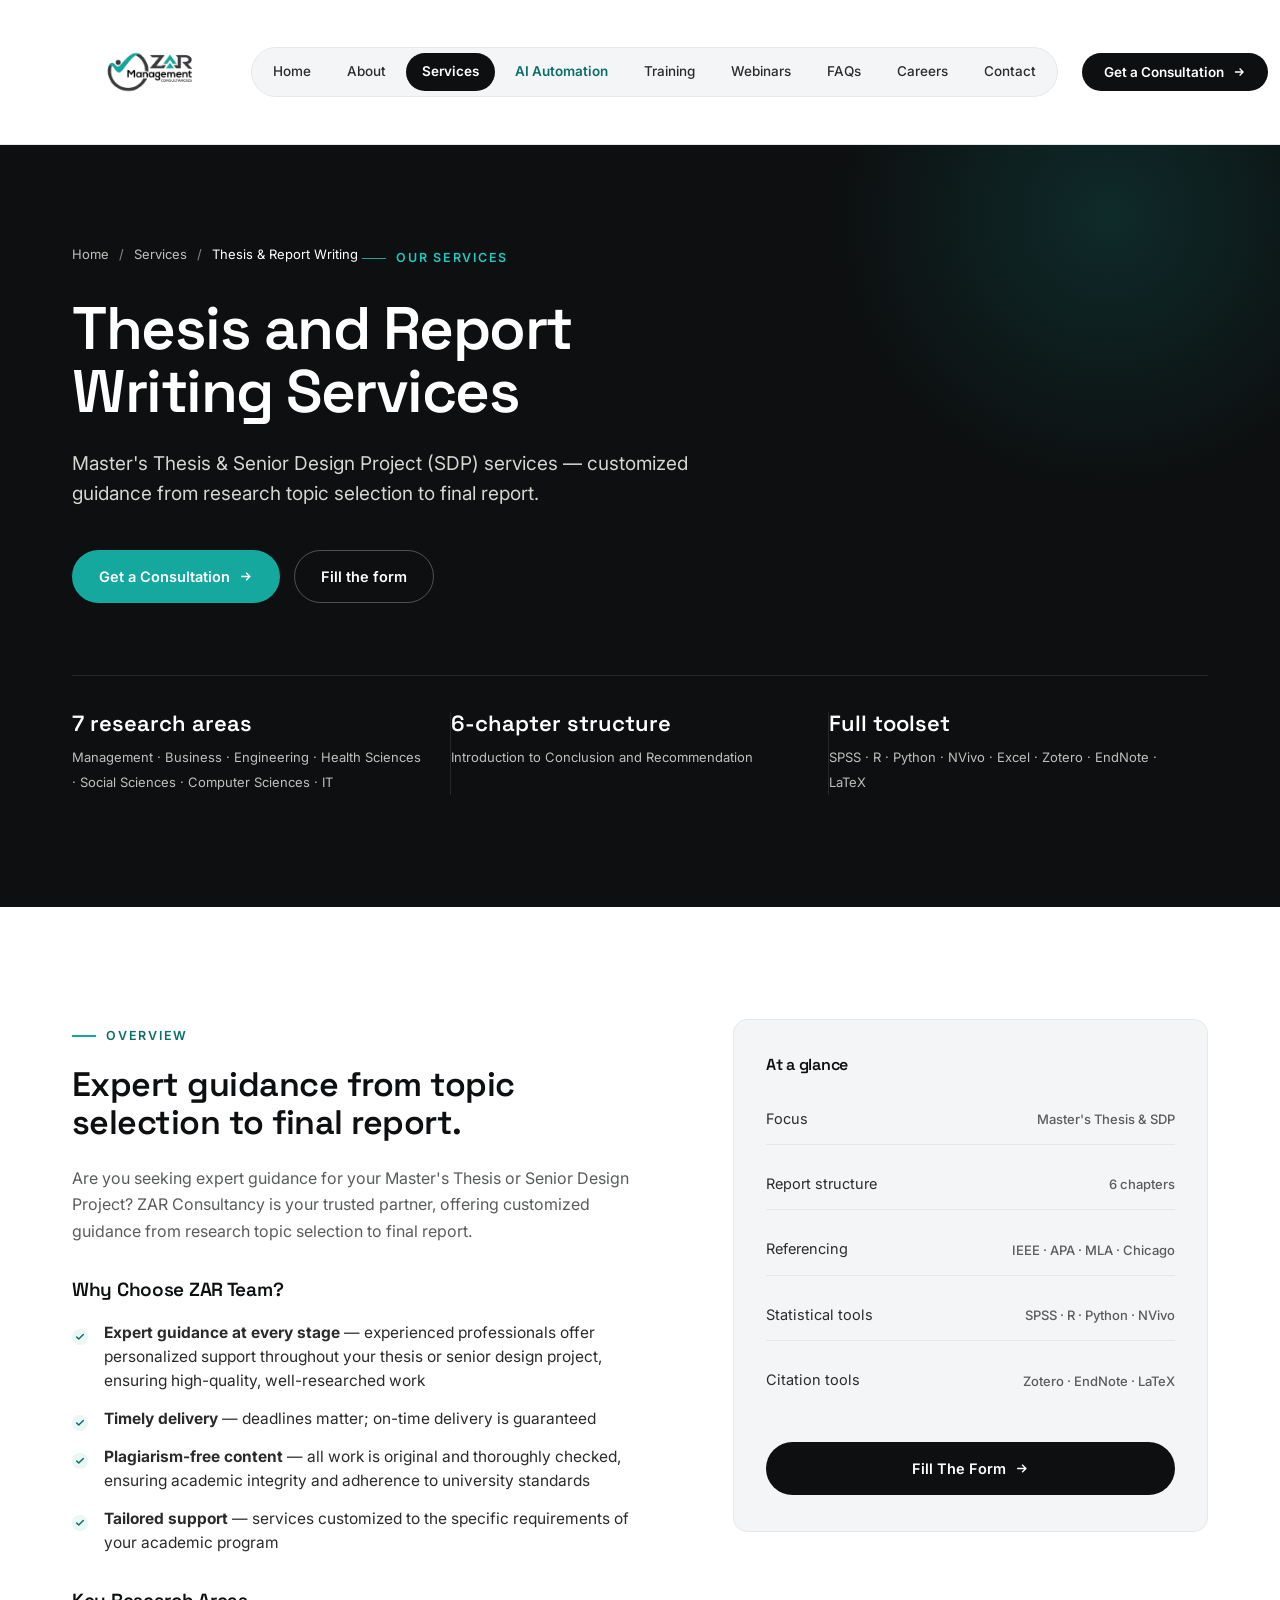
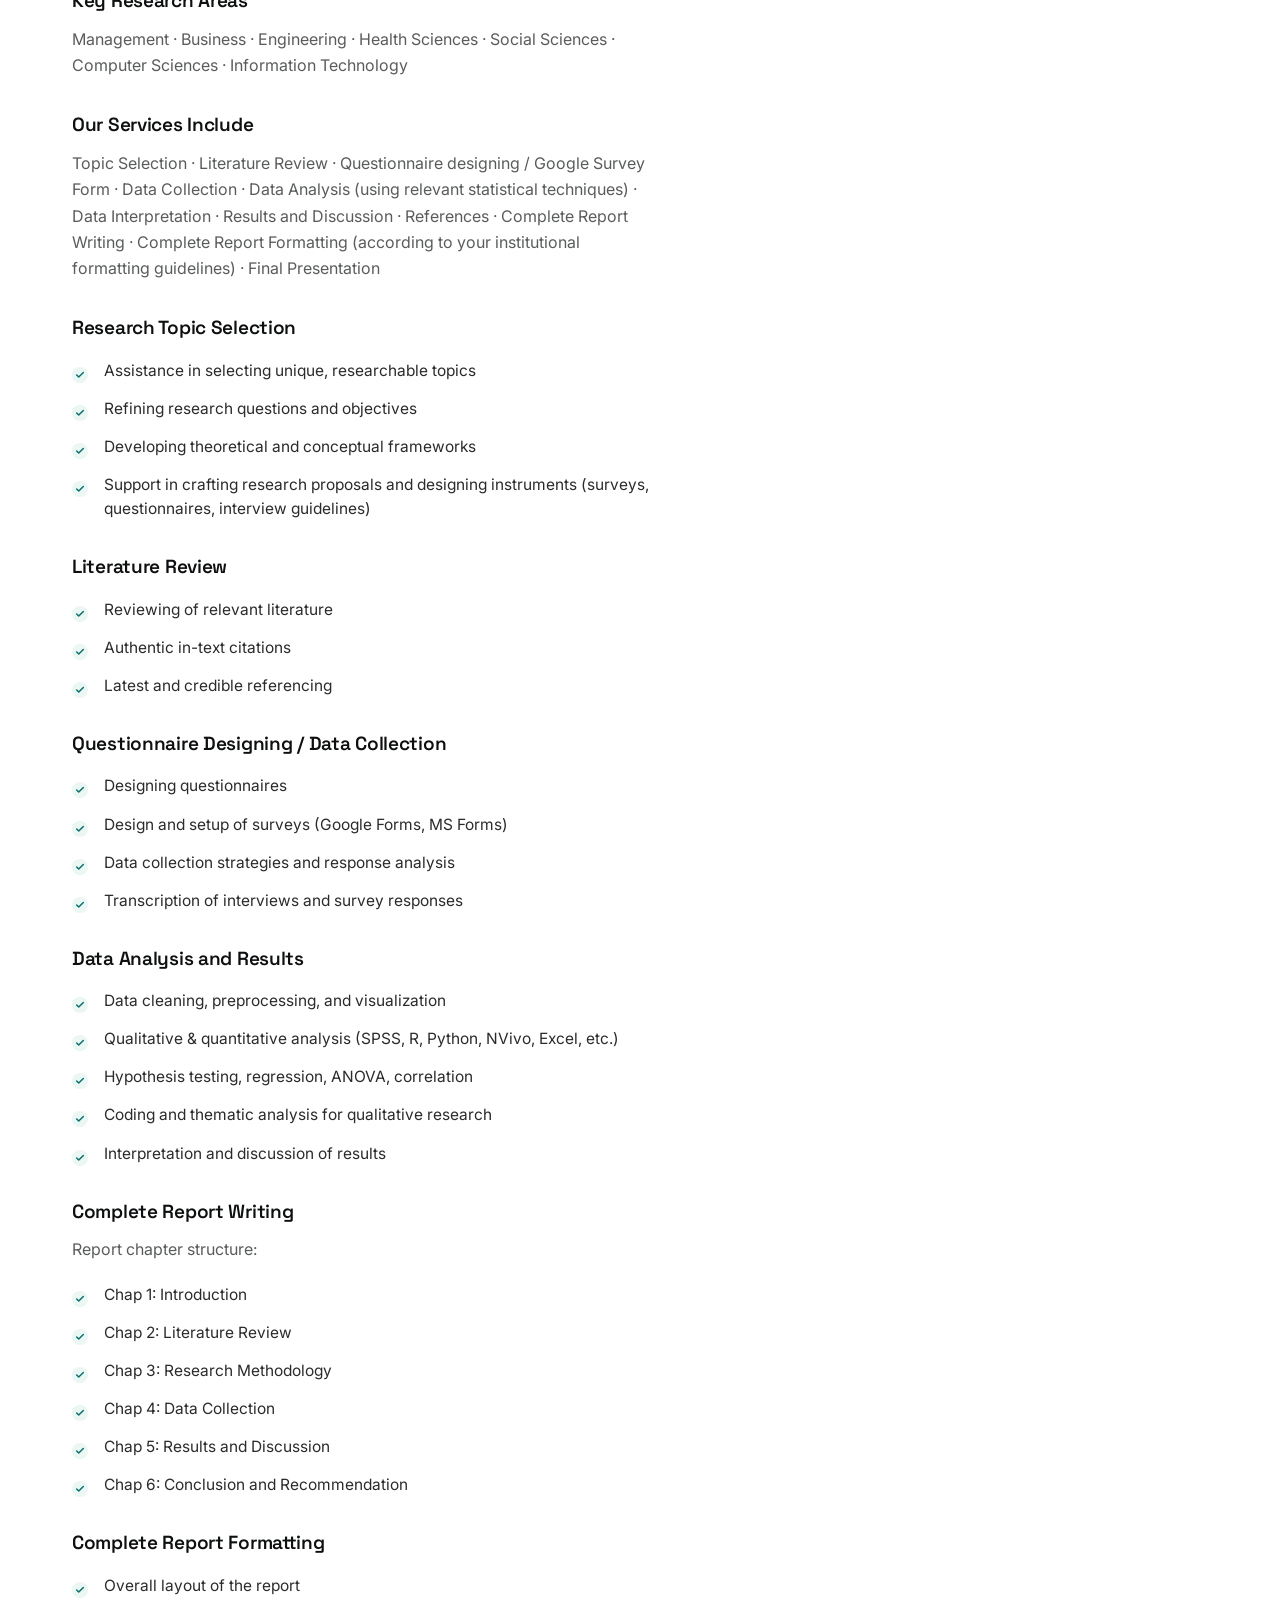
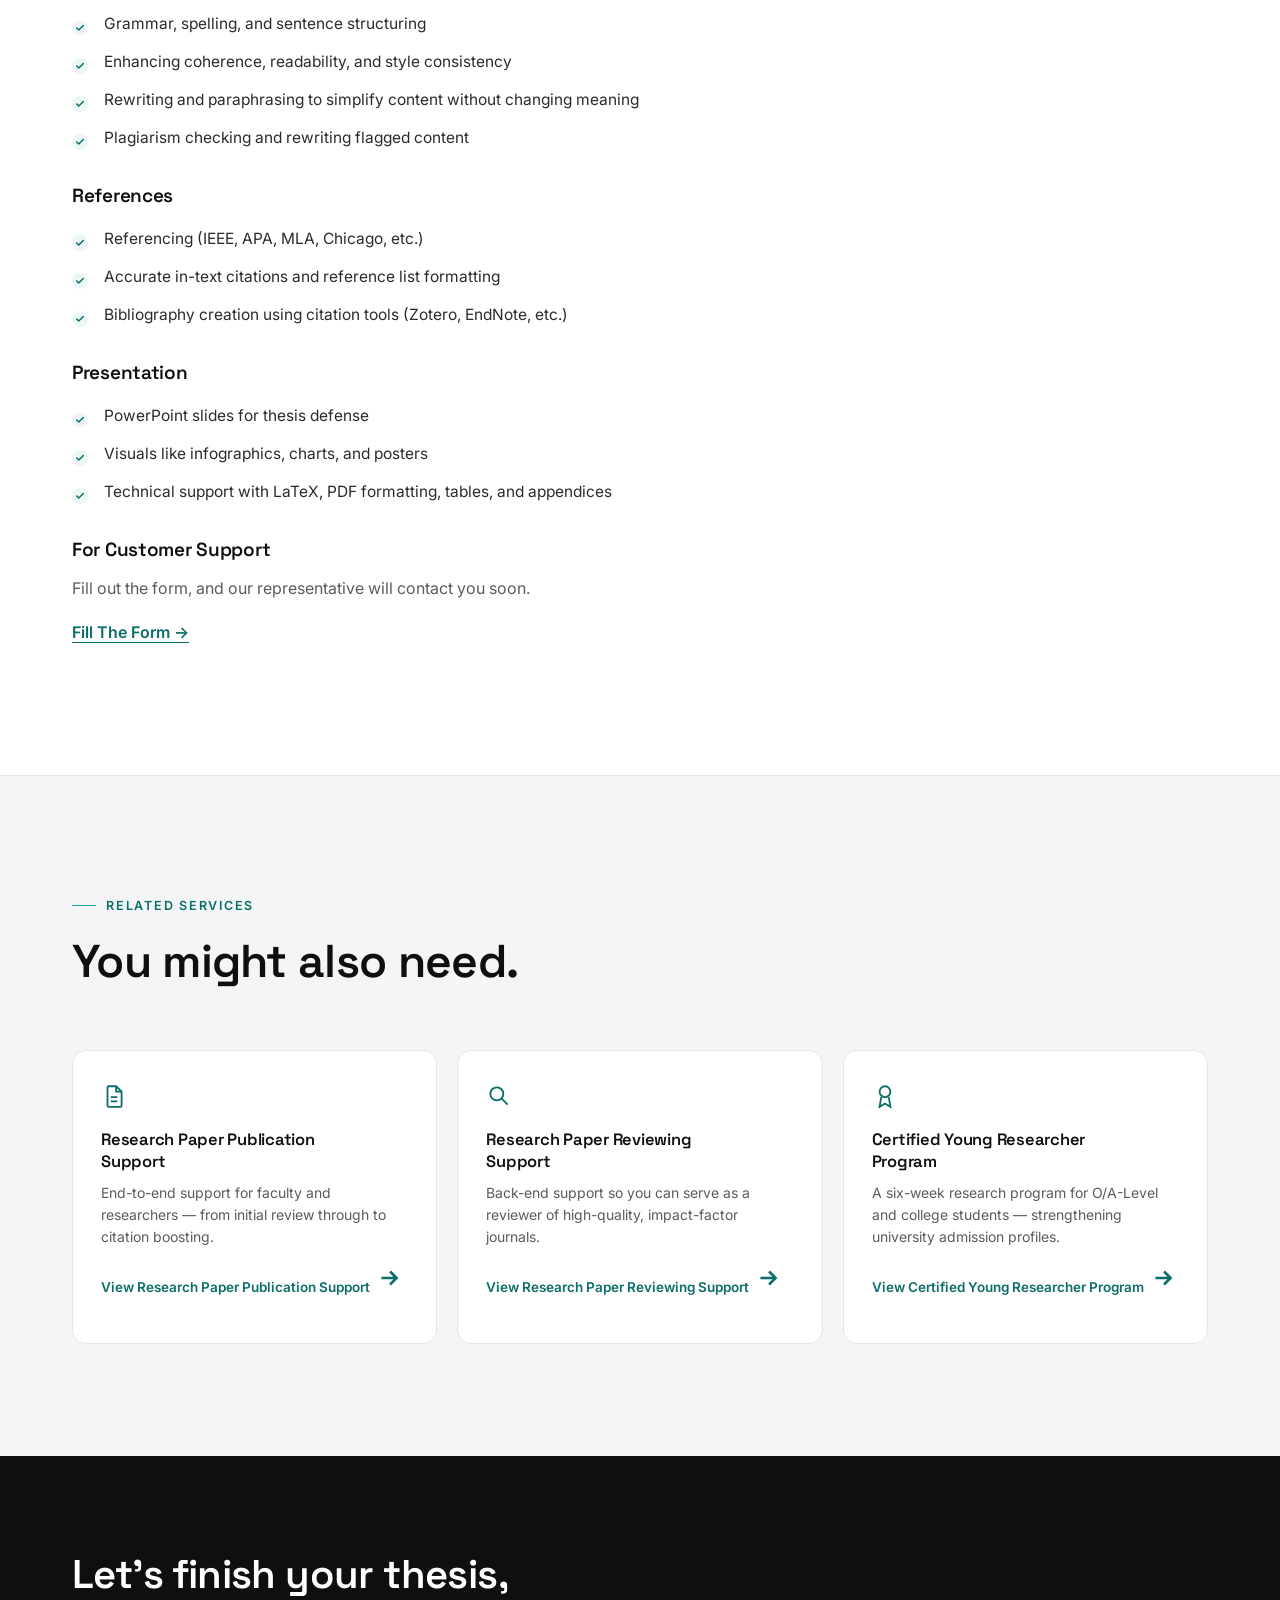
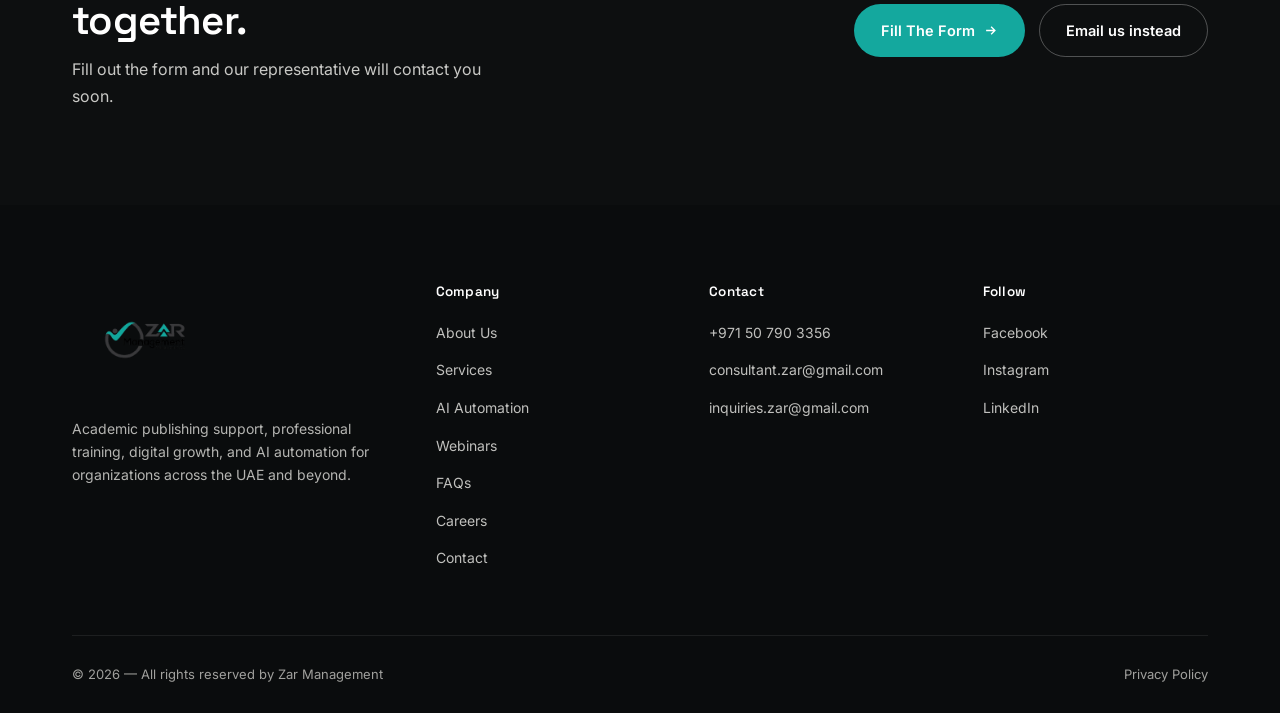
<file: thesis-and-report-writing-support.html>
<!DOCTYPE html>
<html lang="en">
<head>
<meta charset="UTF-8">
<meta name="viewport" content="width=device-width, initial-scale=1.0">
<link rel="icon" type="image/png" href="zar-logo.png">
<title>Thesis and Report Writing Services — ZAR Management Consultancies</title>
<meta name="description" content="Master's Thesis and Senior Design Project support — topic selection, data analysis, SPSS/R/Python, 6-chapter report writing, and final presentation.">
<link rel="preconnect" href="https://fonts.googleapis.com">
<link rel="preconnect" href="https://fonts.gstatic.com" crossorigin>
<link rel="preload" as="style" href="https://fonts.googleapis.com/css2?family=Space+Grotesk:wght@400;500;600;700&family=Inter:wght@400;500;600;700&display=swap">
<link rel="stylesheet" href="https://fonts.googleapis.com/css2?family=Space+Grotesk:wght@400;500;600;700&family=Inter:wght@400;500;600;700&display=swap" media="print" onload="this.media='all'">
<noscript><link rel="stylesheet" href="https://fonts.googleapis.com/css2?family=Space+Grotesk:wght@400;500;600;700&family=Inter:wght@400;500;600;700&display=swap"></noscript>
<link rel="stylesheet" href="styles.css">
</head>
<body>

<div class="mobile-drawer" id="mobileDrawer" role="dialog" aria-modal="true" aria-label="Mobile navigation" hidden>
  <button class="drawer-close" onclick="toggleDrawer()" aria-label="Close menu">✕</button>
  <div class="drawer-brand">
    <span class="brand-logo-wrap"><img src="zar-logo.png" alt="ZAR" width="320" height="120"></span>
  </div>
  <a href="index.html">Home</a>
  <a href="index.html#about">About</a>
  <a href="index.html#services">Services</a>
  <a href="index.html#ai-automation" class="ai-link">AI Automation</a>
  <a href="index.html#growth">Training</a>
  <a href="our-webinars.html">Webinars</a>
  <a href="faqs.html">FAQs</a>
  <a href="careers.html">Careers</a>
  <a href="contact.html">Contact</a>
  <button class="drawer-cta" onclick="location.href='contact.html'">Get a Consultation</button>
</div>

<header class="nav">
  <div class="nav-inner">
    <a class="brand" href="index.html" aria-label="ZAR Management Consultancies">
      <span class="brand-logo-wrap"><img src="zar-logo.png" alt="ZAR Management Consultancies" width="320" height="120"></span>
    </a>
    <nav class="links">
      <a href="index.html">Home</a>
      <a href="index.html#about">About</a>
      <a href="index.html#services" class="active">Services</a>
      <a href="index.html#ai-automation" class="ai-link">AI Automation</a>
      <a href="index.html#growth">Training</a>
      <a href="our-webinars.html">Webinars</a>
      <a href="faqs.html">FAQs</a>
      <a href="careers.html">Careers</a>
      <a href="contact.html">Contact</a>
    </nav>
    <button class="nav-cta" onclick="location.href='contact.html'">
      Get a Consultation
      <svg viewBox="0 0 24 24" fill="none" stroke="currentColor" stroke-width="2.2"><path d="M5 12h14M13 6l6 6-6 6"/></svg>
    </button>
    <button class="burger" aria-label="Open navigation menu" aria-expanded="false" aria-controls="mobileDrawer" onclick="toggleDrawer()">
      <span></span><span></span><span></span>
    </button>
  </div>
</header>

<section class="service-hero">
  <div class="wrap">
    <div class="breadcrumb">
      <a href="index.html">Home</a>
      <span>/</span>
      <a href="index.html#services">Services</a>
      <span>/</span>
      <span style="color:#fff;">Thesis &amp; Report Writing</span>
    </div>
    <div class="eyebrow on-dark">Our Services</div>
    <h1>Thesis and Report Writing Services</h1>
    <p class="lede">Master's Thesis &amp; Senior Design Project (SDP) services — customized guidance from research topic selection to final report.</p>
    <div class="btn-row">
      <button class="btn btn-teal" onclick="location.href='contact.html'">
        Get a Consultation
        <svg viewBox="0 0 24 24" fill="none" stroke="currentColor" stroke-width="2.2"><path d="M5 12h14M13 6l6 6-6 6"/></svg>
      </button>
      <a href="https://forms.gle/YzxRRUadjBMK3HAC9" target="_blank" rel="noopener" class="btn btn-ghost">Fill the form</a>
    </div>
    <div class="meta-grid">
      <div class="meta-item"><b>7 research areas</b><span>Management · Business · Engineering · Health Sciences · Social Sciences · Computer Sciences · IT</span></div>
      <div class="meta-item"><b>6-chapter structure</b><span>Introduction to Conclusion and Recommendation</span></div>
      <div class="meta-item"><b>Full toolset</b><span>SPSS · R · Python · NVivo · Excel · Zotero · EndNote · LaTeX</span></div>
    </div>
  </div>
</section>

<section class="service-body">
  <div class="wrap">
    <div class="grid">
      <div>
        <div class="eyebrow">Overview</div>
        <h2>Expert guidance from topic selection to final report.</h2>
        <p>Are you seeking expert guidance for your Master's Thesis or Senior Design Project? ZAR Consultancy is your trusted partner, offering customized guidance from research topic selection to final report.</p>

        <h3>Why Choose ZAR Team?</h3>
        <ul>
          <li><strong>Expert guidance at every stage</strong> — experienced professionals offer personalized support throughout your thesis or senior design project, ensuring high-quality, well-researched work</li>
          <li><strong>Timely delivery</strong> — deadlines matter; on-time delivery is guaranteed</li>
          <li><strong>Plagiarism-free content</strong> — all work is original and thoroughly checked, ensuring academic integrity and adherence to university standards</li>
          <li><strong>Tailored support</strong> — services customized to the specific requirements of your academic program</li>
        </ul>

        <h3>Key Research Areas</h3>
        <p>Management · Business · Engineering · Health Sciences · Social Sciences · Computer Sciences · Information Technology</p>

        <h3>Our Services Include</h3>
        <p>Topic Selection · Literature Review · Questionnaire designing / Google Survey Form · Data Collection · Data Analysis (using relevant statistical techniques) · Data Interpretation · Results and Discussion · References · Complete Report Writing · Complete Report Formatting (according to your institutional formatting guidelines) · Final Presentation</p>

        <h3>Research Topic Selection</h3>
        <ul>
          <li>Assistance in selecting unique, researchable topics</li>
          <li>Refining research questions and objectives</li>
          <li>Developing theoretical and conceptual frameworks</li>
          <li>Support in crafting research proposals and designing instruments (surveys, questionnaires, interview guidelines)</li>
        </ul>

        <h3>Literature Review</h3>
        <ul>
          <li>Reviewing of relevant literature</li>
          <li>Authentic in-text citations</li>
          <li>Latest and credible referencing</li>
        </ul>

        <h3>Questionnaire Designing / Data Collection</h3>
        <ul>
          <li>Designing questionnaires</li>
          <li>Design and setup of surveys (Google Forms, MS Forms)</li>
          <li>Data collection strategies and response analysis</li>
          <li>Transcription of interviews and survey responses</li>
        </ul>

        <h3>Data Analysis and Results</h3>
        <ul>
          <li>Data cleaning, preprocessing, and visualization</li>
          <li>Qualitative &amp; quantitative analysis (SPSS, R, Python, NVivo, Excel, etc.)</li>
          <li>Hypothesis testing, regression, ANOVA, correlation</li>
          <li>Coding and thematic analysis for qualitative research</li>
          <li>Interpretation and discussion of results</li>
        </ul>

        <h3>Complete Report Writing</h3>
        <p>Report chapter structure:</p>
        <ul>
          <li>Chap 1: Introduction</li>
          <li>Chap 2: Literature Review</li>
          <li>Chap 3: Research Methodology</li>
          <li>Chap 4: Data Collection</li>
          <li>Chap 5: Results and Discussion</li>
          <li>Chap 6: Conclusion and Recommendation</li>
        </ul>

        <h3>Complete Report Formatting</h3>
        <ul>
          <li>Overall layout of the report</li>
          <li>Grammar, spelling, and sentence structuring</li>
          <li>Enhancing coherence, readability, and style consistency</li>
          <li>Rewriting and paraphrasing to simplify content without changing meaning</li>
          <li>Plagiarism checking and rewriting flagged content</li>
        </ul>

        <h3>References</h3>
        <ul>
          <li>Referencing (IEEE, APA, MLA, Chicago, etc.)</li>
          <li>Accurate in-text citations and reference list formatting</li>
          <li>Bibliography creation using citation tools (Zotero, EndNote, etc.)</li>
        </ul>

        <h3>Presentation</h3>
        <ul>
          <li>PowerPoint slides for thesis defense</li>
          <li>Visuals like infographics, charts, and posters</li>
          <li>Technical support with LaTeX, PDF formatting, tables, and appendices</li>
        </ul>

        <h3>For Customer Support</h3>
        <p>Fill out the form, and our representative will contact you soon.</p>
        <p><a href="https://forms.gle/YzxRRUadjBMK3HAC9" target="_blank" rel="noopener" style="color:var(--teal-deep);font-weight:600;border-bottom:1.5px solid var(--teal-deep);">Fill The Form →</a></p>
      </div>

      <aside class="service-sidebar">
        <h4>At a glance</h4>
        <ul>
          <li>Focus <span>Master's Thesis &amp; SDP</span></li>
          <li>Report structure <span>6 chapters</span></li>
          <li>Referencing <span>IEEE · APA · MLA · Chicago</span></li>
          <li>Statistical tools <span>SPSS · R · Python · NVivo</span></li>
          <li>Citation tools <span>Zotero · EndNote · LaTeX</span></li>
        </ul>
        <a class="btn btn-primary sidebar-cta" href="https://forms.gle/YzxRRUadjBMK3HAC9" target="_blank" rel="noopener">
          Fill The Form
          <svg viewBox="0 0 24 24" fill="none" stroke="currentColor" stroke-width="2.2"><path d="M5 12h14M13 6l6 6-6 6"/></svg>
        </a>
      </aside>
    </div>
  </div>
</section>

<section class="related">
  <div class="wrap">
    <div class="section-head">
      <div class="eyebrow">Related services</div>
      <h2>You might also need.</h2>
    </div>
    <div class="related-grid">
      <a href="research-paper-publication-support.html" class="related-card">
        <svg viewBox="0 0 24 24" fill="none" stroke="currentColor" stroke-width="1.7"><path d="M7 3h7l5 5v13a1 1 0 0 1-1 1H7a1 1 0 0 1-1-1V4a1 1 0 0 1 1-1z"/><path d="M14 3v5h5"/><path d="M9 13h6M9 17h6"/></svg>
        <h4>Research Paper Publication Support</h4>
        <p>End-to-end support for faculty and researchers — from initial review through to citation boosting.</p>
        <span class="go">View Research Paper Publication Support <svg viewBox="0 0 24 24" fill="none" stroke="currentColor" stroke-width="2.4" width="12" height="12"><path d="M5 12h14M13 6l6 6-6 6"/></svg></span>
      </a>
      <a href="research-paper-reviewing-support.html" class="related-card">
        <svg viewBox="0 0 24 24" fill="none" stroke="currentColor" stroke-width="1.7"><circle cx="10" cy="10" r="6"/><path d="M20 20l-5.5-5.5"/></svg>
        <h4>Research Paper Reviewing Support</h4>
        <p>Back-end support so you can serve as a reviewer of high-quality, impact-factor journals.</p>
        <span class="go">View Research Paper Reviewing Support <svg viewBox="0 0 24 24" fill="none" stroke="currentColor" stroke-width="2.4" width="12" height="12"><path d="M5 12h14M13 6l6 6-6 6"/></svg></span>
      </a>
      <a href="certified-young-researcher-program-cyrp.html" class="related-card">
        <svg viewBox="0 0 24 24" fill="none" stroke="currentColor" stroke-width="1.7"><circle cx="12" cy="8" r="5"/><path d="M8.5 13 7 22l5-3 5 3-1.5-9"/></svg>
        <h4>Certified Young Researcher Program</h4>
        <p>A six-week research program for O/A-Level and college students — strengthening university admission profiles.</p>
        <span class="go">View Certified Young Researcher Program <svg viewBox="0 0 24 24" fill="none" stroke="currentColor" stroke-width="2.4" width="12" height="12"><path d="M5 12h14M13 6l6 6-6 6"/></svg></span>
      </a>
    </div>
  </div>
</section>

<section class="service-cta">
  <div class="wrap">
    <div>
      <h2>Let's finish your thesis, together.</h2>
      <p>Fill out the form and our representative will contact you soon.</p>
    </div>
    <div class="cta-group">
      <a class="btn btn-teal" href="https://forms.gle/YzxRRUadjBMK3HAC9" target="_blank" rel="noopener">
        Fill The Form
        <svg viewBox="0 0 24 24" fill="none" stroke="currentColor" stroke-width="2.2"><path d="M5 12h14M13 6l6 6-6 6"/></svg>
      </a>
      <a href="mailto:consultant.zar@gmail.com" class="btn btn-ghost">Email us instead</a>
    </div>
  </div>
</section>

<footer>
  <div class="wrap">
    <div class="foot-grid">
      <div>
        <a class="brand" href="index.html" aria-label="ZAR Management Consultancies">
          <span class="brand-logo-wrap"><img src="zar-logo.png" alt="ZAR Management Consultancies" width="320" height="120"></span>
        </a>
        <p class="tag">Academic publishing support, professional training, digital growth, and AI automation for organizations across the UAE and beyond.</p>
      </div>
      <div>
        <h4>Company</h4>
        <ul>
          <li><a href="index.html#about">About Us</a></li>
          <li><a href="index.html#services">Services</a></li>
          <li><a href="index.html#ai-automation">AI Automation</a></li>
          <li><a href="our-webinars.html">Webinars</a></li>
          <li><a href="faqs.html">FAQs</a></li>
          <li><a href="careers.html">Careers</a></li>
          <li><a href="contact.html">Contact</a></li>
        </ul>
      </div>
      <div>
        <h4>Contact</h4>
        <ul>
          <li><a href="tel:+971507903356">+971 50 790 3356</a></li>
          <li><a href="mailto:consultant.zar@gmail.com">consultant.zar@gmail.com</a></li>
          <li><a href="mailto:inquiries.zar@gmail.com">inquiries.zar@gmail.com</a></li>
        </ul>
      </div>
      <div>
        <h4>Follow</h4>
        <ul>
          <li><a href="https://www.facebook.com/profile.php?id=61575721076729">Facebook</a></li>
          <li><a href="https://www.instagram.com/zar_management_consultancies">Instagram</a></li>
          <li><a href="https://www.linkedin.com/company/zar-management-consultancies/">LinkedIn</a></li>
        </ul>
      </div>
    </div>
    <div class="foot-bottom">
      <span>© 2026 — All rights reserved by Zar Management</span>
      <a href="privacy-policy.html">Privacy Policy</a>
    </div>
  </div>
</footer>

<script>
function toggleDrawer(){
  var d = document.getElementById('mobileDrawer');
  var open = d.classList.toggle('open');
  d.hidden = !open;
  var b = document.querySelector('.burger');
  if(b) b.setAttribute('aria-expanded', open ? 'true' : 'false');
  document.body.style.overflow = open ? 'hidden' : '';
}
</script>

<!-- ZAR Assistant Chatbot -->
<script>
(function(){
  if(!window.chatbase || window.chatbase("getState") !== "initialized"){
    window.chatbase = function(){
      if(!window.chatbase.q){ window.chatbase.q = []; }
      window.chatbase.q.push(Array.prototype.slice.call(arguments));
    };
    window.chatbase = new Proxy(window.chatbase, {
      get: function(target, prop){
        if(prop === "q"){ return target.q; }
        return function(){ return target.apply(null, arguments); };
      }
    });
  }
  var onLoad = function(){
    var script = document.createElement("script");
    script.src = "https://www.chatbase.co/embed.min.js";
    script.id = "fcKKKi-2BwnIKSpC3pAE8";
    script.domain = "www.chatbase.co";
    document.body.appendChild(script);
  };
  if(document.readyState === "complete"){ onLoad(); }
  else { window.addEventListener("load", onLoad); }
})();
</script>
</body>
</html>
</file>
<file: styles.css>
/* =====================================================
   ZAR Management Consultancies — Shared Stylesheet
   ===================================================== */
:root{
  --ink:#0d0f10;
  --ink-2:#151819;
  --charcoal:#2b2b2b;
  --teal:#14a89e;
  --teal-bright:#1ec9bd;
  --teal-deep:#0b6e68;
  --teal-tint:#eaf7f5;
  --paper:#ffffff;
  --paper-2:#f4f5f6;
  --field:#f6f7f8;
  --line:#e5e7e8;
  --line-dark:rgba(255,255,255,.10);
  --muted:#5a5c5c;
  --muted-light:#767979;
  --max:1200px;
  --radius:6px;
  --radius-lg:14px;
  --radius-pill:100px;
}
*{box-sizing:border-box;margin:0;padding:0;}
html{scroll-behavior:smooth;-webkit-text-size-adjust:100%;}
body{
  background:var(--paper);color:var(--ink);
  font-family:'Inter',system-ui,sans-serif;
  font-size:16px;line-height:1.6;
  -webkit-font-smoothing:antialiased;overflow-x:hidden;
}
img,svg,canvas{display:block;max-width:100%;}
h1,h2,h3,h4{font-family:'Space Grotesk',sans-serif;font-weight:600;line-height:1.1;letter-spacing:-0.015em;color:var(--ink);}
p{color:var(--muted);line-height:1.65;}
a{color:inherit;text-decoration:none;}
button{font-family:inherit;cursor:pointer;border:none;background:none;color:inherit;}
::selection{background:var(--teal);color:#fff;}
:focus-visible{outline:2px solid var(--teal);outline-offset:3px;border-radius:2px;}

.wrap{max-width:var(--max);margin:0 auto;padding:0 32px;}
section{padding:112px 0;position:relative;}

/* =====================================================
   NAV
   ===================================================== */
header.nav{
  position:sticky;top:0;z-index:60;
  background:rgba(255,255,255,.88);
  backdrop-filter:blur(14px);-webkit-backdrop-filter:blur(14px);
  border-bottom:1px solid var(--line);
}
.nav-inner{
  max-width:var(--max);margin:0 auto;padding:14px 32px;
  display:flex;align-items:center;justify-content:space-between;gap:24px;
}
.brand{display:flex;align-items:center;gap:11px;flex-shrink:0;}
.brand-logo-wrap{
  display:inline-flex;align-items:center;justify-content:center;
  height:116px;
}
.brand-logo-wrap img{height:108px;width:auto;aspect-ratio:184/128;object-fit:contain;}

nav.links{
  display:flex;align-items:center;gap:4px;
  background:rgba(244,245,246,.92);
  border:1px solid var(--line);border-radius:var(--radius-pill);
  padding:5px;
}
nav.links a{
  position:relative;display:inline-flex;align-items:center;
  font-size:13.5px;font-weight:500;color:var(--charcoal);
  padding:8px 16px;border-radius:var(--radius-pill);
  transition:color .2s ease,background .2s ease;white-space:nowrap;
}
nav.links a:hover{color:var(--teal-deep);background:rgba(20,168,158,.08);}
nav.links a.active{color:#fff;background:var(--ink);font-weight:600;}
nav.links a.ai-link{color:var(--teal-deep);font-weight:600;}
nav.links a.ai-link:hover{background:rgba(20,168,158,.12);}

.nav-cta{
  display:inline-flex;align-items:center;gap:8px;
  padding:11px 22px;border-radius:var(--radius-pill);
  background:var(--ink);color:#fff;font-size:13.5px;font-weight:600;
  transition:all .25s ease;white-space:nowrap;flex-shrink:0;
}
.nav-cta:hover{background:var(--teal-deep);transform:translateY(-1px);}
.nav-cta svg{width:14px;height:14px;}

.burger{display:none;padding:8px;border-radius:6px;}
.burger span{display:block;width:22px;height:2px;background:var(--ink);margin:5px 0;border-radius:2px;}

.mobile-drawer{
  display:none;position:fixed;top:0;left:0;right:0;bottom:0;
  background:rgba(255,255,255,.98);backdrop-filter:blur(20px);
  z-index:80;padding:88px 32px 40px;flex-direction:column;gap:8px;overflow-y:auto;
}
.mobile-drawer[hidden]{display:none!important;}
.mobile-drawer.open{display:flex;}
.mobile-drawer .drawer-brand{
  display:flex;align-items:center;gap:12px;
  padding-bottom:24px;margin-bottom:16px;border-bottom:1px solid var(--line);
}
.mobile-drawer a{
  font-family:'Space Grotesk',sans-serif;font-size:22px;font-weight:600;
  color:var(--ink);padding:16px 0;border-bottom:1px solid var(--line);
  display:flex;justify-content:space-between;align-items:center;transition:color .2s ease;
}
.mobile-drawer a:hover{color:var(--teal-deep);}
.mobile-drawer a.ai-link{color:var(--teal-deep);}
.mobile-drawer a::after{content:'→';font-size:16px;color:var(--muted);font-family:'Inter',sans-serif;}
.mobile-drawer .drawer-close{
  position:absolute;top:22px;right:28px;
  width:40px;height:40px;border-radius:50%;
  background:var(--ink);color:#fff;display:flex;align-items:center;justify-content:center;
  font-size:18px;z-index:2;
}
.mobile-drawer .drawer-cta{
  margin-top:24px;justify-content:center;background:var(--ink);color:#fff;
  padding:16px;border-radius:var(--radius-pill);
  font-size:15px;font-weight:600;
}
.mobile-drawer .drawer-cta::after{content:none;}

/* Eyebrow */
.eyebrow{
  display:inline-flex;align-items:center;gap:10px;
  font-size:12.5px;font-weight:600;letter-spacing:.14em;
  text-transform:uppercase;color:var(--teal-deep);margin-bottom:20px;
}
.eyebrow::before{content:'';width:24px;height:1.5px;background:var(--teal);display:inline-block;}
.eyebrow.on-dark{color:var(--teal-bright);}

/* Section head */
.section-head{max-width:680px;margin-bottom:64px;}
.section-head h2{font-size:clamp(30px,3.8vw,46px);}
.section-head p{margin-top:20px;font-size:17px;max-width:56ch;}
.section-head.center{margin-left:auto;margin-right:auto;text-align:center;}
.section-head.center p{margin-left:auto;margin-right:auto;}
.section-head.center .eyebrow{justify-content:center;}

/* Buttons */
.btn{
  display:inline-flex;align-items:center;gap:8px;
  padding:14px 26px;border-radius:var(--radius-pill);
  font-size:14.5px;font-weight:600;transition:all .25s ease;
  white-space:nowrap;border:1.5px solid transparent;
}
.btn-primary{background:var(--ink);color:#fff;}
.btn-primary:hover{background:var(--teal-deep);transform:translateY(-1px);}
.btn-teal{background:var(--teal);color:#fff;}
.btn-teal:hover{background:var(--teal-deep);transform:translateY(-1px);}
.btn-ghost{background:transparent;color:#fff;border-color:rgba(255,255,255,.28);}
.btn-ghost:hover{border-color:#fff;background:rgba(255,255,255,.06);}
.btn-outline{background:transparent;color:var(--ink);border-color:var(--ink);}
.btn-outline:hover{background:var(--ink);color:#fff;}
.btn svg{width:15px;height:15px;}

/* =====================================================
   SERVICE PAGE — HERO
   ===================================================== */
.service-hero{
  background:var(--ink);color:#fff;padding:96px 0 112px;
  position:relative;overflow:hidden;
}
.service-hero::before{
  content:'';position:absolute;top:-30%;right:-10%;
  width:600px;height:600px;border-radius:50%;
  background:radial-gradient(circle,rgba(20,168,158,.18) 0%,transparent 65%);
  pointer-events:none;
}
.service-hero .wrap{position:relative;z-index:2;}
.service-hero .breadcrumb{
  display:inline-flex;align-items:center;gap:10px;
  font-size:13px;color:#c0c0bd;margin-bottom:32px;flex-wrap:wrap;
}
.service-hero .breadcrumb a{color:#c0c0bd;transition:color .2s ease;}
.service-hero .breadcrumb a:hover{color:var(--teal-bright);}
.service-hero .breadcrumb span{color:#8a8a88;}
.service-hero h1{
  font-size:clamp(36px,5vw,60px);color:#fff;
  max-width:18ch;letter-spacing:-0.025em;line-height:1.05;
}
.service-hero .lede{
  margin-top:26px;font-size:19px;color:#d6d6d3;
  max-width:52ch;line-height:1.6;
}
.service-hero .btn-row{margin-top:40px;display:flex;gap:14px;flex-wrap:wrap;}
.service-hero .meta-grid{
  margin-top:72px;display:grid;grid-template-columns:repeat(3,1fr);
  gap:0;border-top:1px solid rgba(255,255,255,.10);padding-top:36px;
}
.service-hero .meta-item{padding-right:24px;border-right:1px solid rgba(255,255,255,.10);}
.service-hero .meta-item:last-child{border-right:none;}
.service-hero .meta-item b{
  display:block;font-family:'Space Grotesk',sans-serif;
  font-size:22px;font-weight:600;color:#fff;line-height:1;margin-bottom:10px;
}
.service-hero .meta-item span{font-size:13px;color:#c0c0bd;line-height:1.5;}

/* =====================================================
   SERVICE BODY
   ===================================================== */
.service-body{background:var(--paper);}
.service-body .grid{
  display:grid;grid-template-columns:1.1fr .9fr;
  gap:80px;align-items:start;
}
.service-body h2{font-size:clamp(24px,2.8vw,34px);margin-bottom:24px;}
.service-body h3{
  font-size:19px;font-weight:600;margin-top:36px;margin-bottom:14px;
}
.service-body p{margin-bottom:18px;font-size:16px;max-width:64ch;}
.service-body ul{list-style:none;margin:20px 0 28px;padding:0;}
.service-body ul li{
  position:relative;padding-left:32px;margin-bottom:14px;
  font-size:15.5px;color:var(--charcoal);line-height:1.55;
}
.service-body ul li::before{
  content:'';position:absolute;left:0;top:8px;
  width:16px;height:16px;border-radius:50%;
  background:var(--teal-tint);
  background-image:url("data:image/svg+xml;charset=utf-8,%3Csvg xmlns='http://www.w3.org/2000/svg' viewBox='0 0 24 24' fill='none' stroke='%230b6e68' stroke-width='3.5' stroke-linecap='round' stroke-linejoin='round'%3E%3Cpath d='M20 6L9 17l-5-5'/%3E%3C/svg%3E");
  background-size:10px 10px;background-position:center;background-repeat:no-repeat;
}

/* Sidebar */
.service-sidebar{
  position:sticky;top:100px;
  background:var(--paper-2);border:1px solid var(--line);
  border-radius:var(--radius-lg);padding:36px 32px;
}
.service-sidebar h4{
  font-family:'Space Grotesk',sans-serif;font-size:16px;
  font-weight:600;color:var(--ink);margin-bottom:20px;
}
.service-sidebar ul{list-style:none;margin-bottom:28px;}
.service-sidebar ul li{
  padding:14px 0;border-bottom:1px solid var(--line);
  font-size:14.5px;color:var(--charcoal);
  display:flex;justify-content:space-between;align-items:center;gap:12px;
}
.service-sidebar ul li:last-child{border-bottom:none;}
.service-sidebar ul li::before{content:none;}
.service-sidebar ul li span{color:var(--muted);font-size:13px;font-weight:500;}
.service-sidebar .sidebar-cta{
  width:100%;justify-content:center;margin-top:8px;
}

/* =====================================================
   SERVICE PROCESS
   ===================================================== */
.service-process{background:var(--paper-2);border-top:1px solid var(--line);border-bottom:1px solid var(--line);}
.proc-list{display:grid;grid-template-columns:repeat(4,1fr);gap:0;border-top:1px solid var(--line);border-left:1px solid var(--line);}
.proc-list-5{grid-template-columns:repeat(5,1fr);}
.proc-list-6{grid-template-columns:repeat(3,1fr);}
.proc-step{
  border-right:1px solid var(--line);border-bottom:1px solid var(--line);
  padding:36px 28px;background:transparent;
}
.proc-step .n{
  font-family:'Space Grotesk',sans-serif;font-size:12px;font-weight:600;
  color:var(--teal-deep);letter-spacing:.14em;margin-bottom:16px;
}
.proc-step h4{font-size:17px;font-weight:600;margin-bottom:10px;}
.proc-step p{font-size:14px;line-height:1.55;}

/* =====================================================
   SERVICE FAQ
   ===================================================== */
.service-faq{background:var(--paper);}
.faq-list{max-width:820px;border-top:1px solid var(--line);}
.faq-item{border-bottom:1px solid var(--line);}
.faq-q{
  width:100%;text-align:left;background:none;border:none;
  padding:24px 0;display:flex;justify-content:space-between;
  align-items:center;gap:20px;cursor:pointer;
}
.faq-q h4{font-size:16.5px;font-weight:600;color:var(--ink);font-family:'Space Grotesk',sans-serif;}
.faq-q .plus{flex:none;width:22px;height:22px;position:relative;}
.faq-q .plus::before,.faq-q .plus::after{
  content:'';position:absolute;background:var(--ink);transition:transform .25s ease;
}
.faq-q .plus::before{top:50%;left:0;width:100%;height:1.5px;transform:translateY(-50%);}
.faq-q .plus::after{left:50%;top:0;height:100%;width:1.5px;transform:translateX(-50%);}
.faq-item.open .plus::after{transform:translateX(-50%) rotate(90deg);opacity:0;}
.faq-a{max-height:0;overflow:hidden;transition:max-height .3s ease;}
.faq-a p{padding-bottom:24px;font-size:14.5px;max-width:66ch;}

/* =====================================================
   SERVICE CTA BANNER
   ===================================================== */
.service-cta{background:var(--ink);color:#fff;padding:96px 0;}
.service-cta .wrap{
  display:flex;align-items:center;justify-content:space-between;
  gap:40px;flex-wrap:wrap;
}
.service-cta h2{
  font-size:clamp(26px,3.4vw,40px);color:#fff;
  max-width:22ch;line-height:1.15;
}
.service-cta p{color:#c9c9c6;margin-top:12px;font-size:16px;max-width:44ch;}
.service-cta .cta-group{display:flex;gap:14px;align-items:center;flex-wrap:wrap;}

/* =====================================================
   RELATED SERVICES
   ===================================================== */
.related{background:var(--paper-2);border-top:1px solid var(--line);}
.related-grid{display:grid;grid-template-columns:repeat(3,1fr);gap:20px;}
.related-card{
  background:#fff;border:1px solid var(--line);border-radius:var(--radius-lg);
  padding:32px 28px;transition:all .25s ease;
}
.related-card:hover{border-color:var(--teal);transform:translateY(-3px);box-shadow:0 24px 48px -24px rgba(20,168,158,.20);}
.related-card svg{width:26px;height:26px;color:var(--teal-deep);margin-bottom:20px;}
.related-card h4{font-size:16.5px;font-weight:600;line-height:1.3;max-width:22ch;}
.related-card p{margin-top:10px;font-size:14px;line-height:1.55;}
.related-card .go{
  margin-top:18px;display:inline-flex;align-items:center;gap:6px;
  font-size:13.5px;font-weight:600;color:var(--teal-deep);
  transition:gap .2s ease;
}
.related-card:hover .go{gap:10px;}

/* =====================================================
   FOOTER
   ===================================================== */
footer{background:#0a0c0d;color:#bdbdba;padding:80px 0 28px;}
.foot-grid{display:grid;grid-template-columns:1.4fr 1fr 1fr 1fr;gap:48px;}
footer .brand{display:flex;align-items:center;gap:12px;}
footer .brand-logo-wrap{height:110px;}
footer .brand-logo-wrap img{height:102px;}
footer p.tag{margin-top:22px;font-size:14px;max-width:34ch;color:#b5b5b2;}
footer h4{font-family:'Space Grotesk',sans-serif;color:#fff;font-size:13.5px;font-weight:600;margin-bottom:20px;letter-spacing:.02em;}
footer ul{list-style:none;display:flex;flex-direction:column;gap:12px;}
footer ul a{font-size:14px;color:#c0c0bd;transition:color .2s ease;}
footer ul a:hover{color:var(--teal-bright);}
.foot-bottom{
  margin-top:64px;padding-top:28px;border-top:1px solid rgba(255,255,255,.08);
  display:flex;justify-content:space-between;align-items:center;
  flex-wrap:wrap;gap:12px;font-size:13px;color:#a0a09d;
}

/* =====================================================
   RESPONSIVE
   ===================================================== */
@media (max-width:1120px){
  nav.links a{padding:8px 13px;font-size:13px;}
  .nav-cta{padding:10px 18px;font-size:13px;}
  .nav-inner{gap:16px;}
}
@media (max-width:1080px){
  .service-body .grid{grid-template-columns:1fr;gap:48px;}
  .service-sidebar{position:static;}
  .proc-list{grid-template-columns:repeat(2,1fr);}
  .proc-list-5{grid-template-columns:repeat(2,1fr);}
  .proc-list-6{grid-template-columns:repeat(2,1fr);}
  .related-grid{grid-template-columns:1fr;}
  .foot-grid{grid-template-columns:1.4fr 1fr 1fr;row-gap:48px;}
  .foot-grid > div:last-child{grid-column:span 3;}
}
@media (max-width:960px){
  section{padding:80px 0;}
  nav.links{display:none;}
  .nav-cta{display:none;}
  .burger{display:block;}
  .service-hero{padding:72px 0 84px;}
  .service-hero .meta-grid{grid-template-columns:1fr;gap:24px;}
  .service-hero .meta-item{border-right:none;border-bottom:1px solid rgba(255,255,255,.10);padding:0 0 24px;}
  .service-hero .meta-item:last-child{border-bottom:none;padding-bottom:0;}
  .foot-grid{grid-template-columns:1fr 1fr;}
  .foot-grid > div:last-child{grid-column:span 2;}
}
@media (max-width:640px){
  .wrap{padding:0 22px;}
  .nav-inner{padding:12px 22px;}
  .brand-logo-wrap{height:86px;}
  .brand-logo-wrap img{height:78px;}
  section{padding:64px 0;}
  .service-hero{padding:56px 0 68px;}
  .service-hero h1{font-size:clamp(30px,8vw,40px);}
  .service-hero .lede{font-size:16px;}
  .service-hero .btn-row{width:100%;}
  .service-hero .btn-row .btn{flex:1;justify-content:center;}
  .proc-list{grid-template-columns:1fr;}
  .proc-list-5{grid-template-columns:1fr;}
  .proc-list-6{grid-template-columns:1fr;}
  .foot-grid{grid-template-columns:1fr;gap:40px;}
  .foot-grid > div:last-child{grid-column:auto;}
  .foot-bottom{flex-direction:column;align-items:flex-start;}
  .service-cta .wrap{flex-direction:column;align-items:flex-start;}
  .service-cta .cta-group{width:100%;}
  .service-cta .cta-group .btn{flex:1;justify-content:center;}
}
@media (prefers-reduced-motion: reduce){
  html{scroll-behavior:auto;}
  *,*::before,*::after{animation-duration:.001ms!important;animation-iteration-count:1!important;transition-duration:.001ms!important;}
}

/* =====================================================
   WEBINAR CARDS (used on our-webinars.html)
   ===================================================== */
.webinar-list{display:flex;flex-direction:column;gap:28px;margin-top:24px;}

.webinar-card{
  background:#fff;border:1px solid var(--line);border-radius:var(--radius-lg);
  padding:40px 38px;transition:all .25s ease;
}
.webinar-card:hover{border-color:var(--teal);transform:translateY(-3px);box-shadow:0 24px 48px -24px rgba(20,168,158,.20);}

/* Speaker block */
.webinar-speaker{
  display:flex;align-items:center;gap:22px;
  padding-bottom:26px;margin-bottom:26px;
  border-bottom:1px solid var(--line);
}
.webinar-photo{
  width:96px;height:96px;border-radius:50%;overflow:hidden;
  background:var(--teal-tint);flex:none;
  border:3px solid var(--teal-tint);
  box-shadow:0 8px 24px -8px rgba(20,168,158,.35);
  aspect-ratio:1;
}
.webinar-photo img{width:100%;height:100%;object-fit:cover;display:block;aspect-ratio:1;}
.webinar-speaker-info{flex:1;min-width:0;}
.webinar-role{
  font-size:12px;font-weight:600;letter-spacing:.10em;text-transform:uppercase;
  color:var(--teal-deep);margin-bottom:8px;line-height:1.4;
}
.webinar-name{
  font-family:'Space Grotesk',sans-serif;font-size:22px;font-weight:600;
  color:var(--ink);line-height:1.2;
}
.webinar-affil{font-size:14.5px;color:var(--muted);margin-top:6px;}

/* Details row (Date · Time · Mode) */
.webinar-details{
  display:grid;grid-template-columns:repeat(3,1fr);gap:1px;
  background:var(--line);border:1px solid var(--line);
  border-radius:var(--radius);overflow:hidden;
  margin-bottom:28px;
}
.webinar-detail{
  background:var(--field);padding:18px 20px;
  display:flex;flex-direction:column;gap:6px;
}
.webinar-detail-label{
  font-size:11px;font-weight:600;letter-spacing:.14em;text-transform:uppercase;
  color:var(--muted);line-height:1;
}
.webinar-detail-value{
  font-family:'Space Grotesk',sans-serif;font-size:15px;font-weight:600;
  color:var(--ink);line-height:1.3;
}

/* Discussion points */
.webinar-points{margin-bottom:20px;}
.webinar-points h4{
  font-family:'Space Grotesk',sans-serif;font-size:13px;font-weight:600;
  letter-spacing:.10em;text-transform:uppercase;color:var(--teal-deep);
  margin-bottom:14px;
}
.webinar-points ul{list-style:none;margin:0;padding:0;}
.webinar-points li{
  position:relative;padding-left:28px;margin-bottom:10px;
  font-size:15px;color:var(--charcoal);line-height:1.55;
}
.webinar-points li::before{
  content:'';position:absolute;left:0;top:7px;
  width:16px;height:16px;border-radius:50%;
  background:var(--teal-tint);
  background-image:url("data:image/svg+xml;charset=utf-8,%3Csvg xmlns='http://www.w3.org/2000/svg' viewBox='0 0 24 24' fill='none' stroke='%230b6e68' stroke-width='3.5' stroke-linecap='round' stroke-linejoin='round'%3E%3Cpath d='M20 6L9 17l-5-5'/%3E%3C/svg%3E");
  background-size:10px 10px;background-position:center;background-repeat:no-repeat;
}

.webinar-note{
  font-size:14.5px;color:var(--muted);line-height:1.6;
  padding:16px 20px;background:var(--teal-tint);border-radius:var(--radius);
  border-left:3px solid var(--teal);margin-bottom:28px;
}

.webinar-card .btn{width:auto;}

@media (max-width:640px){
  .webinar-card{padding:28px 22px;}
  .webinar-speaker{flex-direction:column;align-items:flex-start;gap:16px;}
  .webinar-photo{width:80px;height:80px;}
  .webinar-name{font-size:19px;}
  .webinar-details{grid-template-columns:1fr;}
  .webinar-points li{font-size:14.5px;}
  .webinar-card .btn{width:100%;justify-content:center;}
}

/* =====================================================
   CAREERS — JOB LISTINGS (used on careers.html)
   ===================================================== */
.openings{background:var(--paper-2);border-top:1px solid var(--line);border-bottom:1px solid var(--line);}
.job-list{display:flex;flex-direction:column;gap:24px;}

.job-empty{
  background:#fff;border:1px solid var(--line);border-radius:var(--radius-lg);
  padding:56px 44px;text-align:center;
  display:flex;flex-direction:column;align-items:center;gap:20px;
}
.job-empty-icon{
  width:64px;height:64px;border-radius:16px;
  background:var(--teal-tint);color:var(--teal-deep);
  display:flex;align-items:center;justify-content:center;
}
.job-empty-icon svg{width:32px;height:32px;}
.job-empty h3{font-size:22px;font-weight:600;color:var(--ink);}
.job-empty p{font-size:15.5px;max-width:56ch;margin:0 auto;}
.job-empty .btn{margin-top:8px;}

.job-card{
  background:#fff;border:1px solid var(--line);border-radius:var(--radius-lg);
  padding:40px 38px;transition:all .25s ease;
}
.job-card:hover{border-color:var(--teal);transform:translateY(-3px);box-shadow:0 24px 48px -24px rgba(20,168,158,.20);}

.job-header{
  display:flex;align-items:center;justify-content:space-between;
  gap:16px;flex-wrap:wrap;margin-bottom:18px;
}
.job-header-main{display:flex;align-items:center;gap:10px;flex-wrap:wrap;}
.job-tag{
  display:inline-flex;align-items:center;
  font-size:11.5px;font-weight:600;letter-spacing:.12em;text-transform:uppercase;
  color:var(--teal-deep);background:var(--teal-tint);
  padding:5px 12px;border-radius:var(--radius-pill);
}
.job-dept{
  font-size:13px;font-weight:500;color:var(--muted);
}
.job-posted{font-size:13px;color:var(--muted);font-weight:500;}

.job-title{
  font-size:24px;font-weight:600;color:var(--ink);
  line-height:1.2;margin-bottom:14px;max-width:32ch;
}
.job-summary{font-size:15.5px;max-width:68ch;margin-bottom:26px;}

.job-meta{
  display:grid;grid-template-columns:repeat(3,1fr);gap:1px;
  background:var(--line);border:1px solid var(--line);
  border-radius:var(--radius);overflow:hidden;
  margin-bottom:28px;
}
.job-meta-item{
  background:var(--field);padding:18px 20px;
  display:flex;flex-direction:column;gap:6px;
}
.job-meta-label{
  font-size:11px;font-weight:600;letter-spacing:.14em;text-transform:uppercase;
  color:var(--muted);line-height:1;
}
.job-meta-value{
  font-family:'Space Grotesk',sans-serif;font-size:15px;font-weight:600;
  color:var(--ink);line-height:1.3;
}

.job-section{margin-bottom:24px;}
.job-section h4{
  font-family:'Space Grotesk',sans-serif;font-size:13px;font-weight:600;
  letter-spacing:.10em;text-transform:uppercase;color:var(--teal-deep);
  margin-bottom:14px;
}
.job-section ul{list-style:none;margin:0;padding:0;}
.job-section li{
  position:relative;padding-left:28px;margin-bottom:10px;
  font-size:15px;color:var(--charcoal);line-height:1.55;
}
.job-section li::before{
  content:'';position:absolute;left:0;top:7px;
  width:16px;height:16px;border-radius:50%;
  background:var(--teal-tint);
  background-image:url("data:image/svg+xml;charset=utf-8,%3Csvg xmlns='http://www.w3.org/2000/svg' viewBox='0 0 24 24' fill='none' stroke='%230b6e68' stroke-width='3.5' stroke-linecap='round' stroke-linejoin='round'%3E%3Cpath d='M20 6L9 17l-5-5'/%3E%3C/svg%3E");
  background-size:10px 10px;background-position:center;background-repeat:no-repeat;
}

.job-card .btn{margin-top:8px;}

@media (max-width:640px){
  .job-card{padding:28px 22px;}
  .job-empty{padding:40px 26px;}
  .job-title{font-size:20px;}
  .job-meta{grid-template-columns:1fr;}
  .job-card .btn{width:100%;justify-content:center;}
}

/* =====================================================
   CONTACT PAGE (contact.html)
   ===================================================== */
.contact-section{
  background:var(--paper);
  padding:104px 0;
}
.contact-grid{
  display:grid;
  grid-template-columns:1fr 1.05fr;
  gap:72px;
  align-items:start;
}
.contact-copy h2{
  font-size:clamp(28px,3.6vw,42px);
  margin-bottom:22px;
  max-width:16ch;
}
.contact-copy p{
  font-size:16px;
  max-width:52ch;
  margin-bottom:18px;
}
.contact-phone{
  display:inline-flex;
  align-items:center;
  gap:12px;
  margin-top:22px;
  padding:12px 20px;
  background:var(--teal-tint);
  border-radius:var(--radius-pill);
  color:var(--ink);
  font-family:'Space Grotesk',sans-serif;
  font-size:16px;
  font-weight:600;
  transition:background .2s ease;
}
.contact-phone:hover{background:#d9efec;}
.contact-phone-icon{
  display:flex;
  align-items:center;
  justify-content:center;
  width:32px;
  height:32px;
  border-radius:50%;
  background:var(--teal);
  color:#fff;
  flex:none;
}
.contact-phone-icon svg{width:16px;height:16px;}

.contact-form-wrap{
  background:#fff;
  border:1px solid var(--line);
  border-radius:var(--radius-lg);
  padding:48px 44px;
  box-shadow:0 24px 48px -32px rgba(0,0,0,.08);
}
.contact-form{display:flex;flex-direction:column;gap:18px;}
.contact-form .form-row{
  display:grid;
  grid-template-columns:1fr 1fr;
  gap:14px;
}
.contact-form .form-field input,
.contact-form .form-field textarea{
  width:100%;
  padding:16px 22px;
  border:1.5px solid var(--line);
  border-radius:var(--radius-pill);
  font-family:'Inter',sans-serif;
  font-size:15px;
  color:var(--ink);
  background:var(--field);
  transition:border-color .2s ease,background .2s ease;
}
.contact-form .form-field textarea{
  border-radius:22px;
  min-height:180px;
  resize:vertical;
  padding:18px 22px;
}
.contact-form .form-field input:focus,
.contact-form .form-field textarea:focus{
  outline:none;
  border-color:var(--teal);
  background:#fff;
}
.contact-form .form-field input::placeholder,
.contact-form .form-field textarea::placeholder{
  color:#777774;
}
.contact-submit{
  align-self:flex-start;
  margin-top:8px;
  padding:16px 44px;
  font-size:15px;
}
.contact-submit:disabled{
  opacity:.7;
  cursor:not-allowed;
  transform:none;
}
.contact-form-note{
  margin-top:6px;
  font-size:14px;
  color:#c0392b;
  line-height:1.5;
}

.contact-success{
  text-align:center;
  padding:24px 12px;
}
.contact-success-icon{
  width:72px;
  height:72px;
  border-radius:50%;
  background:var(--teal-tint);
  color:var(--teal-deep);
  display:flex;
  align-items:center;
  justify-content:center;
  margin:0 auto 24px;
}
.contact-success-icon svg{width:36px;height:36px;}
.contact-success h3{
  font-size:26px;
  margin-bottom:12px;
}
.contact-success p{
  font-size:15.5px;
  max-width:44ch;
  margin:0 auto;
  color:var(--muted);
}

.contact-form .form-field select{
  width:100%;
  padding:16px 48px 16px 22px;
  border:1.5px solid var(--line);
  border-radius:var(--radius-pill);
  font-family:'Inter',sans-serif;
  font-size:15px;
  color:var(--ink);
  background-color:var(--field);
  cursor:pointer;
  transition:border-color .2s ease,background .2s ease;
  appearance:none;-webkit-appearance:none;
  background-image:url("data:image/svg+xml;charset=utf-8,%3Csvg xmlns='http://www.w3.org/2000/svg' viewBox='0 0 24 24' fill='none' stroke='%236b6b68' stroke-width='2' stroke-linecap='round' stroke-linejoin='round'%3E%3Cpath d='M6 9l6 6 6-6'/%3E%3C/svg%3E");
  background-repeat:no-repeat;
  background-position:right 22px center;
  background-size:16px;
}
.contact-form .form-field select:focus{
  outline:none;
  border-color:var(--teal);
  background-color:#fff;
}

.contact-form .form-field .file-label{
  display:block;
  font-size:13.5px;
  font-weight:600;
  color:var(--ink);
  font-family:'Space Grotesk',sans-serif;
  margin-bottom:10px;
  letter-spacing:.01em;
}
.contact-form .form-field .file-input{
  width:100%;
  padding:14px 18px;
  border:1.5px dashed var(--line);
  border-radius:var(--radius-lg);
  font-family:'Inter',sans-serif;
  font-size:14px;
  color:var(--charcoal);
  background:var(--field);
  cursor:pointer;
  transition:border-color .2s ease,background .2s ease;
}
.contact-form .form-field .file-input:hover{
  border-color:var(--teal);
  background:var(--teal-tint);
}
.contact-form .form-field .file-input:focus{
  outline:none;
  border-color:var(--teal);
}
.contact-form .form-field .file-input::file-selector-button{
  background:var(--teal);
  color:#fff;
  border:none;
  padding:8px 16px;
  border-radius:var(--radius-pill);
  font-family:'Inter',sans-serif;
  font-size:13.5px;
  font-weight:600;
  margin-right:14px;
  cursor:pointer;
  transition:background .2s ease;
}
.contact-form .form-field .file-input::file-selector-button:hover{
  background:var(--teal-deep);
}

.file-progress{
  margin-top:10px;
  height:4px;
  background:var(--line);
  border-radius:4px;
  overflow:hidden;
}
.file-progress-bar{
  display:block;
  height:100%;
  width:0%;
  background:var(--teal);
  border-radius:4px;
  transition:width .2s ease;
}

@media (max-width:960px){
  .contact-section{padding:72px 0;}
  .contact-grid{grid-template-columns:1fr;gap:48px;}
  .contact-form-wrap{padding:32px 26px;}
}
@media (max-width:640px){
  .contact-form .form-row{grid-template-columns:1fr;}
  .contact-form-wrap{padding:26px 20px;}
  .contact-submit{width:100%;justify-content:center;}
  .contact-copy h2{font-size:clamp(24px,7vw,32px);}
  .contact-form .form-field select{padding:14px 42px 14px 18px;font-size:14.5px;background-position:right 18px center;}
  .contact-form .form-field .file-input{font-size:13px;padding:12px 14px;}
}
</file>
